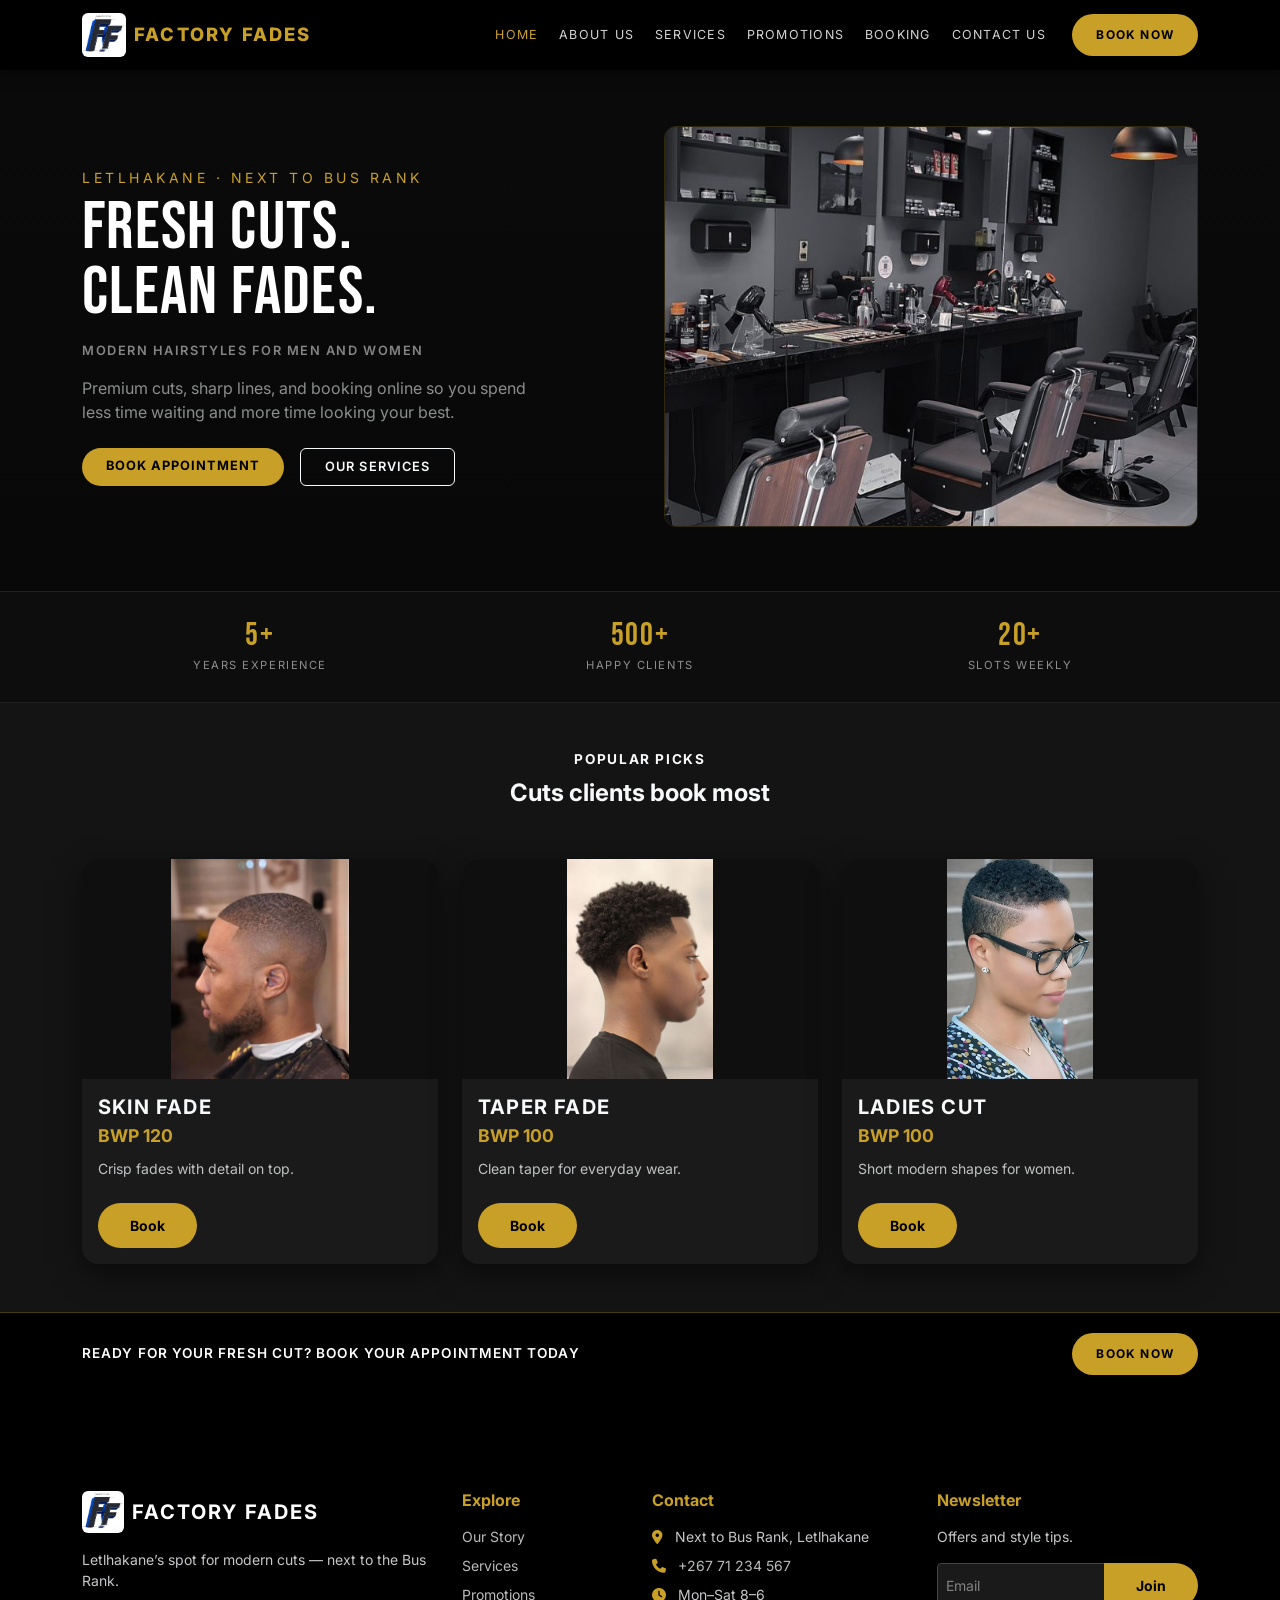
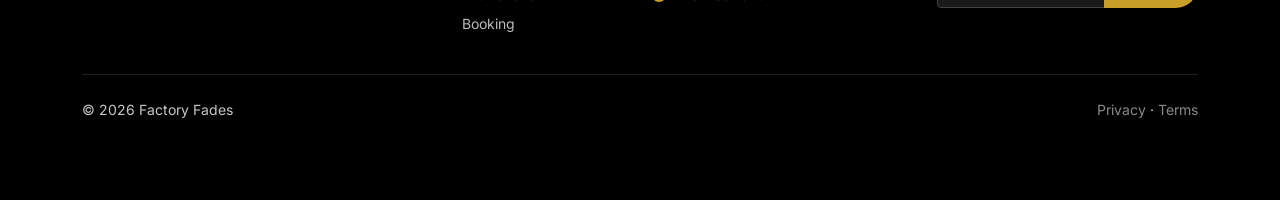
<file: index.html>
<!DOCTYPE html>
<html lang="en">
<head>
    <meta charset="UTF-8">
    <meta name="viewport" content="width=device-width, initial-scale=1.0">
    <title>Factory Fades | Letlhakane #1 Barbershop</title>
    <link rel="preconnect" href="https://fonts.googleapis.com">
    <link rel="preconnect" href="https://fonts.gstatic.com" crossorigin>
    <link href="https://fonts.googleapis.com/css2?family=Bebas+Neue&family=Inter:wght@400;500;600;700&display=swap" rel="stylesheet">
    <link href="https://cdn.jsdelivr.net/npm/bootstrap@5.3.3/dist/css/bootstrap.min.css" rel="stylesheet">
    <link rel="stylesheet" href="https://cdnjs.cloudflare.com/ajax/libs/font-awesome/6.5.1/css/all.min.css">
    <link rel="stylesheet" href="style.css">
    <link rel="icon" href="images/FACTORY%20FADES%20LOGO.png" type="image/png">
</head>
<body>
    <nav class="navbar navbar-expand-lg navbar-dark sticky-top nav-uppercase">
        <div class="container">
            <a class="navbar-brand d-flex align-items-center" href="index.html">
                <img src="images/FACTORY%20FADES%20LOGO.png" alt="Factory Fades Logo" width="44" height="44" class="rounded-2">
                <span class="ms-2 d-none d-sm-inline">FACTORY FADES</span>
            </a>
            <button class="navbar-toggler" type="button" data-bs-toggle="collapse" data-bs-target="#navbarNav" aria-controls="navbarNav" aria-expanded="false" aria-label="Toggle navigation">
                <span class="navbar-toggler-icon"></span>
            </button>
            <div class="collapse navbar-collapse" id="navbarNav">
                <ul class="navbar-nav ms-auto">
                    <li class="nav-item"><a class="nav-link active" href="index.html">Home</a></li>
                    <li class="nav-item"><a class="nav-link" href="about.html">About Us</a></li>
                    <li class="nav-item"><a class="nav-link" href="services.html">Services</a></li>
                    <li class="nav-item"><a class="nav-link" href="promotions.html">Promotions</a></li>
                    <li class="nav-item"><a class="nav-link" href="booking.html">Booking</a></li>
                    <li class="nav-item"><a class="nav-link" href="contact.html">Contact Us</a></li>
                </ul>
                <div class="ms-lg-3 mt-3 mt-lg-0">
                    <a href="booking.html" class="btn btn-gold btn-sm px-4 text-uppercase fw-bold" style="letter-spacing: 0.1em; font-size: 0.75rem;">Book Now</a>
                </div>
            </div>
        </div>
    </nav>

    <header class="hero-split">
        <div class="container">
            <div class="row align-items-center g-4 g-lg-5">
                <div class="col-lg-6">
                    <p class="small text-uppercase text-gold mb-2" style="letter-spacing: 0.25em;">Letlhakane · Next to Bus Rank</p>
                    <h1 class="hero-display text-white mb-3">Fresh cuts.<br>Clean fades.</h1>
                    <p class="text-uppercase text-white-50 fw-semibold mb-3" style="letter-spacing: 0.12em; font-size: 0.8rem;">Modern hairstyles for men and women</p>
                    <p class="text-muted mb-4" style="max-width: 28rem;">Premium cuts, sharp lines, and booking online so you spend less time waiting and more time looking your best.</p>
                    <div class="d-flex flex-wrap gap-3">
                        <a href="booking.html" class="btn btn-gold px-4 py-2 fw-bold text-uppercase" style="letter-spacing: 0.08em; font-size: 0.8rem;">Book appointment</a>
                        <a href="services.html" class="btn btn-outline-light px-4 py-2 fw-semibold text-uppercase" style="letter-spacing: 0.08em; font-size: 0.8rem;">Our services</a>
                    </div>
                </div>
                <div class="col-lg-6">
                    <div class="hero-visual mx-lg-0 mx-auto">
                        <img src="images/Jaques barbershop.jpg" alt="Factory Fades team and clients in the shop" loading="eager">
                    </div>
                </div>
            </div>
        </div>
    </header>

    <section class="stats-strip">
        <div class="container">
            <div class="row justify-content-center">
                <div class="col-4 col-md-4">
                    <div class="stat-item">
                        <div class="num">5+</div>
                        <div class="lbl">Years experience</div>
                    </div>
                </div>
                <div class="col-4 col-md-4">
                    <div class="stat-item">
                        <div class="num">500+</div>
                        <div class="lbl">Happy clients</div>
                    </div>
                </div>
                <div class="col-4 col-md-4">
                    <div class="stat-item">
                        <div class="num">20+</div>
                        <div class="lbl">Slots weekly</div>
                    </div>
                </div>
            </div>
        </div>
    </section>

    <section class="py-5 bg-light">
        <div class="container">
            <div class="text-center mb-5">
                <h2 class="fw-bold text-uppercase" style="letter-spacing: 0.12em; font-size: 0.85rem; color: var(--gold);">Popular picks</h2>
                <p class="fs-4 fw-bold mb-0 mt-2">Cuts clients book most</p>
            </div>
            <div class="row g-4">
                <div class="col-md-4">
                    <div class="service-card card h-100">
                        <img src="images/skin-fade.jpg.jpg" class="card-img-top" alt="Skin fade">
                        <div class="card-body d-flex flex-column">
                            <h5 class="text-uppercase mb-1" style="letter-spacing: 0.06em;">Skin fade</h5>
                            <span class="price mb-2">BWP 120</span>
                            <p class="text-muted small flex-grow-1">Crisp fades with detail on top.</p>
                            <a href="booking.html?service=high-fade" class="btn btn-sm btn-gold mt-2 align-self-start">Book</a>
                        </div>
                    </div>
                </div>
                <div class="col-md-4">
                    <div class="service-card card h-100">
                        <img src="images/taper.jpg.jpg" class="card-img-top" alt="Taper fade">
                        <div class="card-body d-flex flex-column">
                            <h5 class="text-uppercase mb-1" style="letter-spacing: 0.06em;">Taper fade</h5>
                            <span class="price mb-2">BWP 100</span>
                            <p class="text-muted small flex-grow-1">Clean taper for everyday wear.</p>
                            <a href="booking.html?service=textured-crop" class="btn btn-sm btn-gold mt-2 align-self-start">Book</a>
                        </div>
                    </div>
                </div>
                <div class="col-md-4">
                    <div class="service-card card h-100">
                        <img src="images/ladies.jpg.jpg" class="card-img-top" alt="Ladies cut">
                        <div class="card-body d-flex flex-column">
                            <h5 class="text-uppercase mb-1" style="letter-spacing: 0.06em;">Ladies cut</h5>
                            <span class="price mb-2">BWP 100</span>
                            <p class="text-muted small flex-grow-1">Short modern shapes for women.</p>
                            <a href="booking.html?service=short-bob" class="btn btn-sm btn-gold mt-2 align-self-start">Book</a>
                        </div>
                    </div>
                </div>
            </div>
        </div>
    </section>

    <div class="cta-strip">
        <div class="container cta-inner">
            <p class="text-white">Ready for your fresh cut? Book your appointment today</p>
            <a href="booking.html" class="btn btn-gold btn-sm px-4 text-uppercase fw-bold" style="letter-spacing: 0.1em; font-size: 0.75rem;">Book Now</a>
        </div>
    </div>

    <footer>
        <div class="container py-5">
            <div class="row g-4">
                <div class="col-lg-4">
                    <div class="d-flex align-items-center mb-3">
                        <img src="images/FACTORY%20FADES%20LOGO.png" alt="Logo" width="42" height="42" class="rounded-2 me-2">
                        <span class="fw-bold text-white fs-5" style="letter-spacing: 0.1em;">FACTORY FADES</span>
                    </div>
                    <p class="small">Letlhakane’s spot for modern cuts — next to the Bus Rank.</p>
                </div>
                <div class="col-lg-2 col-md-4">
                    <h5>Explore</h5>
                    <ul class="list-unstyled small">
                        <li class="mb-2"><a href="about.html">Our Story</a></li>
                        <li class="mb-2"><a href="services.html">Services</a></li>
                        <li class="mb-2"><a href="promotions.html">Promotions</a></li>
                        <li class="mb-2"><a href="booking.html">Booking</a></li>
                    </ul>
                </div>
                <div class="col-lg-3 col-md-4">
                    <h5>Contact</h5>
                    <ul class="list-unstyled small">
                        <li class="mb-2"><i class="fas fa-map-marker-alt me-2 text-gold"></i> Next to Bus Rank, Letlhakane</li>
                        <li class="mb-2"><i class="fas fa-phone me-2 text-gold"></i> <a href="tel:+26771234567">+267 71 234 567</a></li>
                        <li><i class="fas fa-clock me-2 text-gold"></i> Mon–Sat 8–6</li>
                    </ul>
                </div>
                <div class="col-lg-3 col-md-4">
                    <h5>Newsletter</h5>
                    <p class="small">Offers and style tips.</p>
                    <div class="input-group">
                        <input type="email" class="form-control form-control-sm" placeholder="Email" aria-label="Newsletter email">
                        <button class="btn btn-gold btn-sm" type="button">Join</button>
                    </div>
                </div>
            </div>
            <hr class="my-4 border-secondary">
            <div class="row align-items-center">
                <div class="col-md-6 text-center text-md-start small">&copy; 2026 Factory Fades</div>
                <div class="col-md-6 text-center text-md-end small mt-2 mt-md-0">
                    <a href="#" class="text-decoration-none text-muted">Privacy</a> · <a href="#" class="text-decoration-none text-muted">Terms</a>
                </div>
            </div>
        </div>
    </footer>

    <button type="button" id="scrollTopBtn" class="scroll-top-btn" title="Back to top" aria-label="Back to top"><i class="fas fa-arrow-up" aria-hidden="true"></i></button>

    <script src="https://cdn.jsdelivr.net/npm/bootstrap@5.3.3/dist/js/bootstrap.bundle.min.js"></script>
    <script src="script.js"></script>
</body>
</html>
</file>
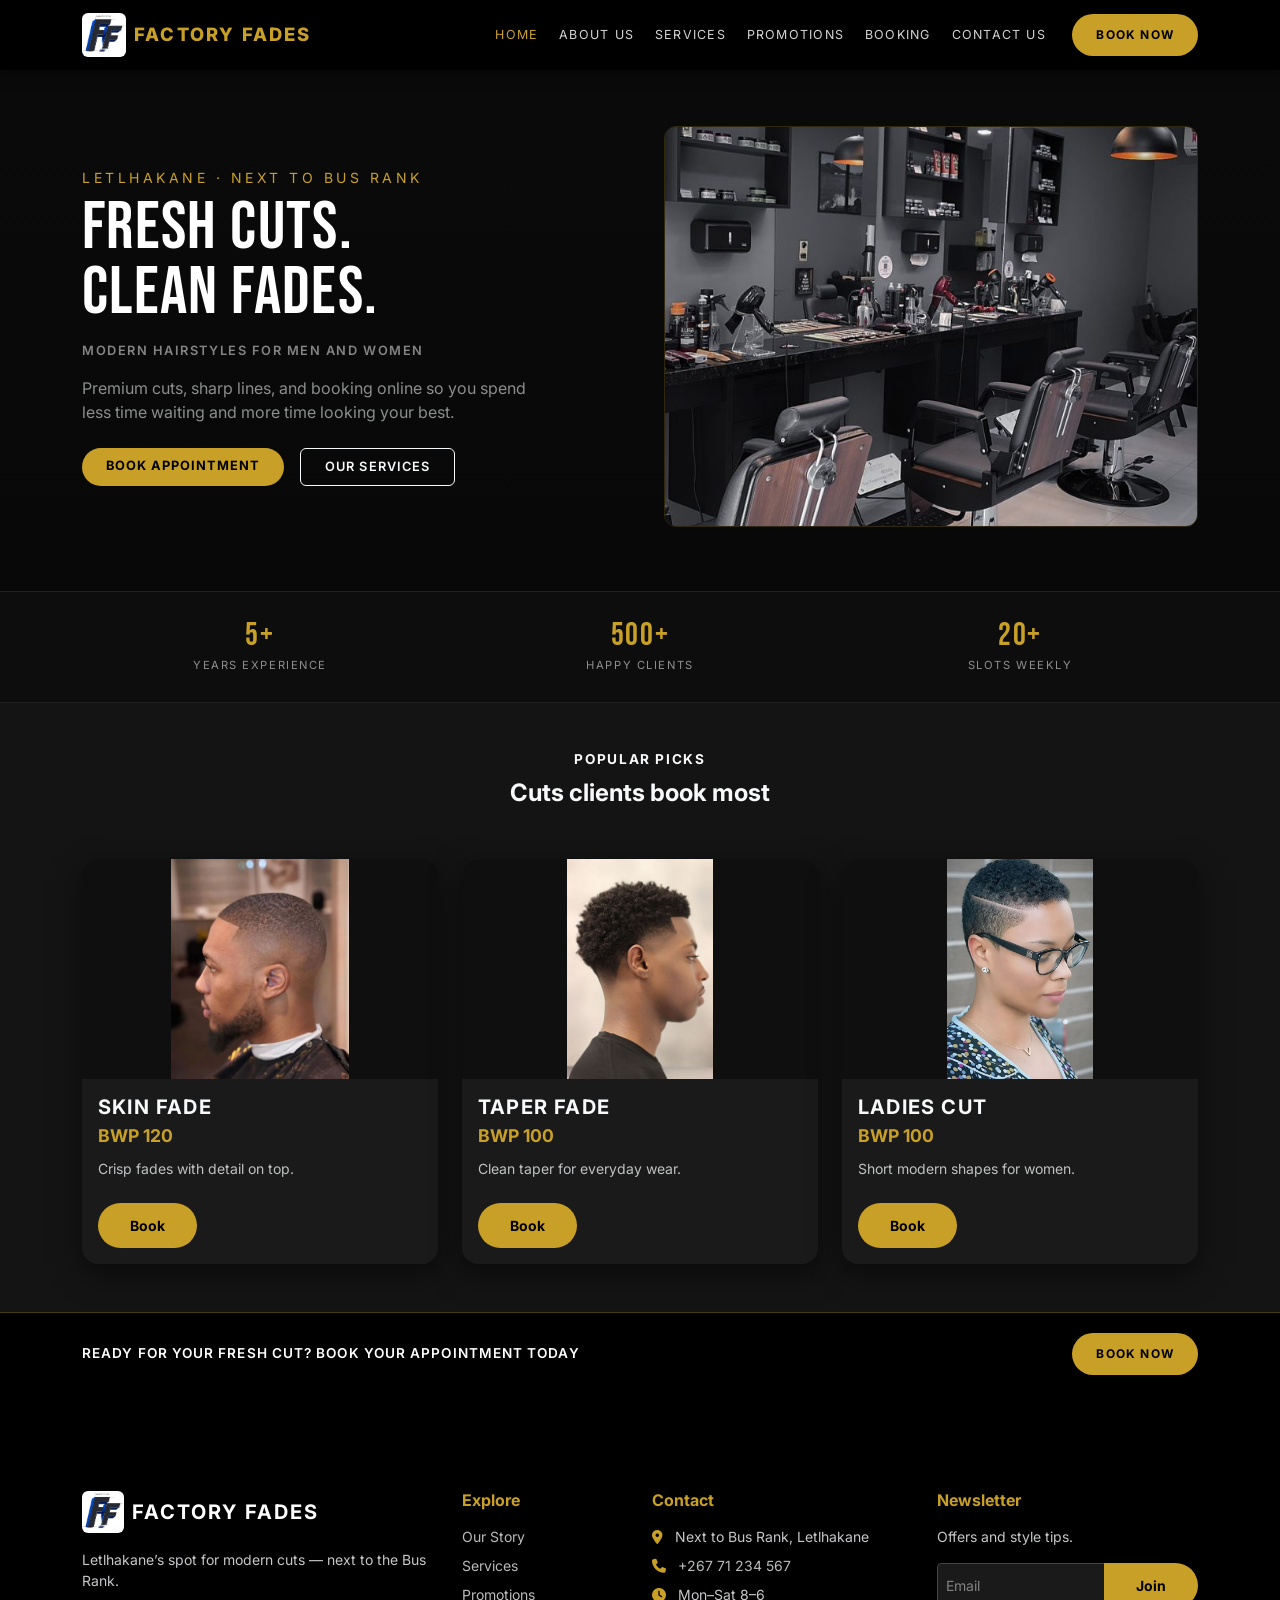
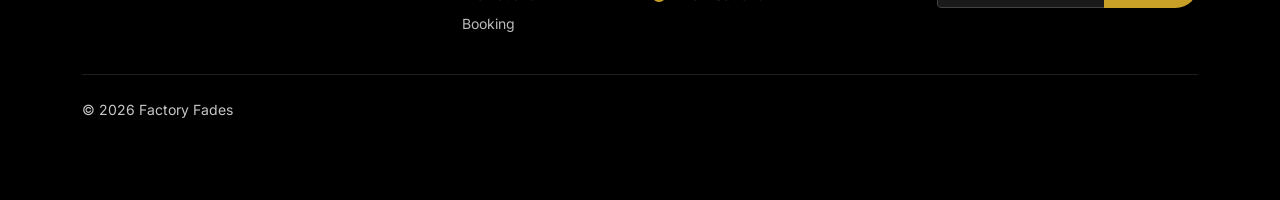
<file: Factory Fades/index.html>
<!DOCTYPE html>
<html lang="en">
<head>
    <meta charset="UTF-8">
    <meta name="viewport" content="width=device-width, initial-scale=1.0">
    <title>Factory Fades | Letlhakane #1 Barbershop</title>
    <link rel="preconnect" href="https://fonts.googleapis.com">
    <link rel="preconnect" href="https://fonts.gstatic.com" crossorigin>
    <link href="https://fonts.googleapis.com/css2?family=Bebas+Neue&family=Inter:wght@400;500;600;700&display=swap" rel="stylesheet">
    <link href="https://cdn.jsdelivr.net/npm/bootstrap@5.3.3/dist/css/bootstrap.min.css" rel="stylesheet">
    <link rel="stylesheet" href="https://cdnjs.cloudflare.com/ajax/libs/font-awesome/6.5.1/css/all.min.css">
    <link rel="stylesheet" href="style.css">
    <link rel="icon" href="images/FACTORY%20FADES%20LOGO.png" type="image/png">
</head>
<body>
    <nav class="navbar navbar-expand-lg navbar-dark sticky-top nav-uppercase">
        <div class="container">
            <a class="navbar-brand d-flex align-items-center" href="index.html">
                <img src="images/FACTORY%20FADES%20LOGO.png" alt="Factory Fades Logo" width="44" height="44" class="rounded-2">
                <span class="ms-2 d-none d-sm-inline">FACTORY FADES</span>
            </a>
            <button class="navbar-toggler" type="button" data-bs-toggle="collapse" data-bs-target="#navbarNav" aria-controls="navbarNav" aria-expanded="false" aria-label="Toggle navigation">
                <span class="navbar-toggler-icon"></span>
            </button>
            <div class="collapse navbar-collapse" id="navbarNav">
                <ul class="navbar-nav ms-auto">
                    <li class="nav-item"><a class="nav-link active" href="index.html">Home</a></li>
                    <li class="nav-item"><a class="nav-link" href="about.html">About Us</a></li>
                    <li class="nav-item"><a class="nav-link" href="services.html">Services</a></li>
                    <li class="nav-item"><a class="nav-link" href="promotions.html">Promotions</a></li>
                    <li class="nav-item"><a class="nav-link" href="booking.html">Booking</a></li>
                    <li class="nav-item"><a class="nav-link" href="contact.html">Contact Us</a></li>
                </ul>
                <div class="ms-lg-3 mt-3 mt-lg-0">
                    <a href="booking.html" class="btn btn-gold btn-sm px-4 text-uppercase fw-bold" style="letter-spacing: 0.1em; font-size: 0.75rem;">Book Now</a>
                </div>
            </div>
        </div>
    </nav>

    <header class="hero-split">
        <div class="container">
            <div class="row align-items-center g-4 g-lg-5">
                <div class="col-lg-6">
                    <p class="small text-uppercase text-gold mb-2" style="letter-spacing: 0.25em;">Letlhakane · Next to Bus Rank</p>
                    <h1 class="hero-display text-white mb-3">Fresh cuts.<br>Clean fades.</h1>
                    <p class="text-uppercase text-white-50 fw-semibold mb-3" style="letter-spacing: 0.12em; font-size: 0.8rem;">Modern hairstyles for men and women</p>
                    <p class="text-muted mb-4" style="max-width: 28rem;">Premium cuts, sharp lines, and booking online so you spend less time waiting and more time looking your best.</p>
                    <div class="d-flex flex-wrap gap-3">
                        <a href="booking.html" class="btn btn-gold px-4 py-2 fw-bold text-uppercase" style="letter-spacing: 0.08em; font-size: 0.8rem;">Book appointment</a>
                        <a href="services.html" class="btn btn-outline-light px-4 py-2 fw-semibold text-uppercase" style="letter-spacing: 0.08em; font-size: 0.8rem;">Our services</a>
                    </div>
                </div>
                <div class="col-lg-6">
                    <div class="hero-visual mx-lg-0 mx-auto">
                        <img src="images/Jaques barbershop.jpg" alt="Factory Fades team and clients in the shop" width="500" height="400" loading="eager">
                    </div>
                </div>
            </div>
        </div>
    </header>

    <section class="stats-strip">
        <div class="container">
            <div class="row justify-content-center">
                <div class="col-4 col-md-4">
                    <div class="stat-item">
                        <div class="num">5+</div>
                        <div class="lbl">Years experience</div>
                    </div>
                </div>
                <div class="col-4 col-md-4">
                    <div class="stat-item">
                        <div class="num">500+</div>
                        <div class="lbl">Happy clients</div>
                    </div>
                </div>
                <div class="col-4 col-md-4">
                    <div class="stat-item">
                        <div class="num">20+</div>
                        <div class="lbl">Slots weekly</div>
                    </div>
                </div>
            </div>
        </div>
    </section>

    <section class="py-5 bg-light">
        <div class="container">
            <div class="text-center mb-5">
                <h2 class="fw-bold text-uppercase" style="letter-spacing: 0.12em; font-size: 0.85rem; color: var(--gold);">Popular picks</h2>
                <p class="fs-4 fw-bold mb-0 mt-2">Cuts clients book most</p>
            </div>
            <div class="row g-4">
                <div class="col-md-4">
                    <div class="service-card card h-100">
                        <img src="images/skin-fade.jpg.jpg" class="card-img-top" alt="Skin fade" width="280" height="240">
                        <div class="card-body d-flex flex-column">
                            <h5 class="text-uppercase mb-1" style="letter-spacing: 0.06em;">Skin fade</h5>
                            <span class="price mb-2">BWP 120</span>
                            <p class="text-muted small flex-grow-1">Crisp fades with detail on top.</p>
                            <a href="booking.html?service=high-fade" class="btn btn-sm btn-gold mt-2 align-self-start">Book</a>
                        </div>
                    </div>
                </div>
                <div class="col-md-4">
                    <div class="service-card card h-100">
                        <img src="images/taper.jpg.jpg" class="card-img-top" alt="Taper fade" width="280" height="240">
                        <div class="card-body d-flex flex-column">
                            <h5 class="text-uppercase mb-1" style="letter-spacing: 0.06em;">Taper fade</h5>
                            <span class="price mb-2">BWP 100</span>
                            <p class="text-muted small flex-grow-1">Clean taper for everyday wear.</p>
                            <a href="booking.html?service=textured-crop" class="btn btn-sm btn-gold mt-2 align-self-start">Book</a>
                        </div>
                    </div>
                </div>
                <div class="col-md-4">
                    <div class="service-card card h-100">
                        <img src="images/ladies.jpg.jpg" class="card-img-top" alt="Ladies cut" width="280" height="240">
                        <div class="card-body d-flex flex-column">
                            <h5 class="text-uppercase mb-1" style="letter-spacing: 0.06em;">Ladies cut</h5>
                            <span class="price mb-2">BWP 100</span>
                            <p class="text-muted small flex-grow-1">Short modern shapes for women.</p>
                            <a href="booking.html?service=short-bob" class="btn btn-sm btn-gold mt-2 align-self-start">Book</a>
                        </div>
                    </div>
                </div>
            </div>
        </div>
    </section>

    <div class="cta-strip">
        <div class="container cta-inner">
            <p class="text-white">Ready for your fresh cut? Book your appointment today</p>
            <a href="booking.html" class="btn btn-gold btn-sm px-4 text-uppercase fw-bold" style="letter-spacing: 0.1em; font-size: 0.75rem;">Book Now</a>
        </div>
    </div>

    <footer>
        <div class="container py-5">
            <div class="row g-4">
                <div class="col-lg-4">
                    <div class="d-flex align-items-center mb-3">
                        <img src="images/FACTORY%20FADES%20LOGO.png" alt="Logo" width="42" height="42" class="rounded-2 me-2">
                        <span class="fw-bold text-white fs-5" style="letter-spacing: 0.1em;">FACTORY FADES</span>
                    </div>
                    <p class="small">Letlhakane’s spot for modern cuts — next to the Bus Rank.</p>
                </div>
                <div class="col-lg-2 col-md-4">
                    <h5>Explore</h5>
                    <ul class="list-unstyled small">
                        <li class="mb-2"><a href="about.html">Our Story</a></li>
                        <li class="mb-2"><a href="services.html">Services</a></li>
                        <li class="mb-2"><a href="promotions.html">Promotions</a></li>
                        <li class="mb-2"><a href="booking.html">Booking</a></li>
                    </ul>
                </div>
                <div class="col-lg-3 col-md-4">
                    <h5>Contact</h5>
                    <ul class="list-unstyled small">
                        <li class="mb-2"><i class="fas fa-map-marker-alt me-2 text-gold"></i> Next to Bus Rank, Letlhakane</li>
                        <li class="mb-2"><i class="fas fa-phone me-2 text-gold"></i> <a href="tel:+26771234567">+267 71 234 567</a></li>
                        <li><i class="fas fa-clock me-2 text-gold"></i> Mon–Sat 8–6</li>
                    </ul>
                </div>
                <div class="col-lg-3 col-md-4">
                    <h5>Newsletter</h5>
                    <p class="small">Offers and style tips.</p>
                    <div class="input-group">
                        <input type="email" class="form-control form-control-sm" placeholder="Email" aria-label="Newsletter email">
                        <button class="btn btn-gold btn-sm" type="button">Join</button>
                    </div>
                </div>
            </div>
            <hr class="my-4 border-secondary">
            <div class="row align-items-center">
                <div class="col-md-6 text-center text-md-start small">&copy; 2026 Factory Fades</div>
                <div class="col-md-6 text-center text-md-end small mt-2 mt-md-0">
                </div>
            </div>
        </div>
    </footer>

    <button type="button" id="scrollTopBtn" class="scroll-top-btn" title="Back to top" aria-label="Back to top"><i class="fas fa-arrow-up" aria-hidden="true"></i></button>

    <script src="https://cdn.jsdelivr.net/npm/bootstrap@5.3.3/dist/js/bootstrap.bundle.min.js"></script>
    <script src="script.js"></script>
</body>
</html>
</file>
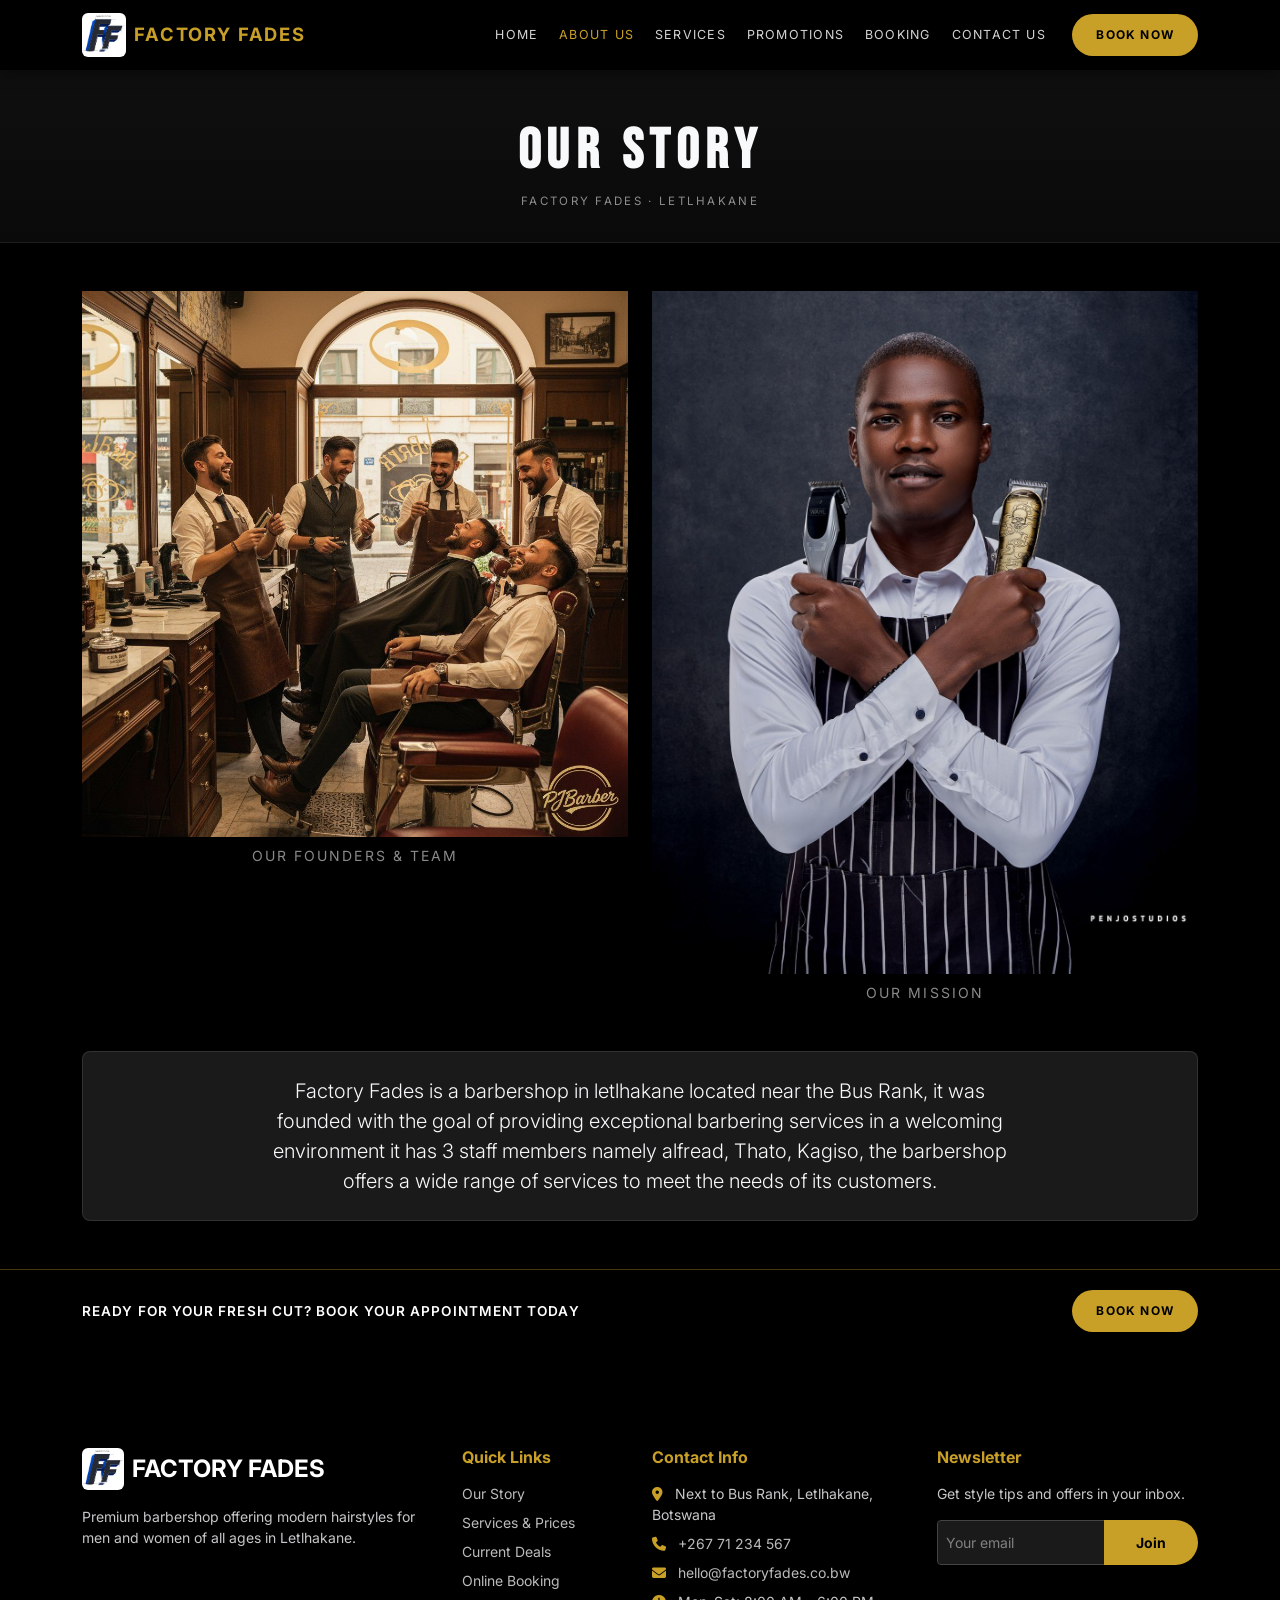
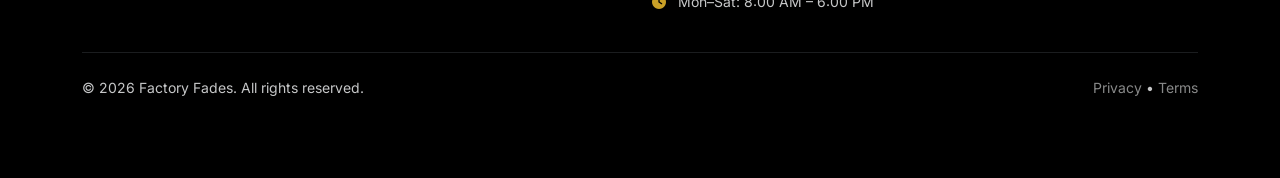
<file: about.html>
<!DOCTYPE html>
<html lang="en">
<head>
    <meta charset="UTF-8">
    <meta name="viewport" content="width=device-width, initial-scale=1.0">
    <title>About Us | Factory Fades Barbershop</title>
    <link rel="preconnect" href="https://fonts.googleapis.com">
    <link rel="preconnect" href="https://fonts.gstatic.com" crossorigin>
    <link href="https://fonts.googleapis.com/css2?family=Bebas+Neue&family=Inter:wght@400;500;600;700&display=swap" rel="stylesheet">
    <link href="https://cdn.jsdelivr.net/npm/bootstrap@5.3.3/dist/css/bootstrap.min.css" rel="stylesheet">
    <link rel="stylesheet" href="https://cdnjs.cloudflare.com/ajax/libs/font-awesome/6.5.1/css/all.min.css">
    <link rel="stylesheet" href="style.css">
    <link rel="icon" href="images/FACTORY%20FADES%20LOGO.png" type="image/png">
</head>
<body>
    <nav class="navbar navbar-expand-lg navbar-dark sticky-top nav-uppercase">
        <div class="container">
            <a class="navbar-brand d-flex align-items-center" href="index.html">
                <img src="images/FACTORY%20FADES%20LOGO.png" alt="Factory Fades Logo" width="44" height="44" class="rounded-2">
                <span class="ms-2 d-none d-sm-inline fw-bold" style="letter-spacing: 0.1em;">FACTORY FADES</span>
            </a>
            <button class="navbar-toggler" type="button" data-bs-toggle="collapse" data-bs-target="#navbarNav" aria-controls="navbarNav" aria-expanded="false" aria-label="Toggle navigation">
                <span class="navbar-toggler-icon"></span>
            </button>
            <div class="collapse navbar-collapse" id="navbarNav">
                <ul class="navbar-nav ms-auto">
                    <li class="nav-item"><a class="nav-link" href="index.html">Home</a></li>
                    <li class="nav-item"><a class="nav-link active" href="about.html">About Us</a></li>
                    <li class="nav-item"><a class="nav-link" href="services.html">Services</a></li>
                    <li class="nav-item"><a class="nav-link" href="promotions.html">Promotions</a></li>
                    <li class="nav-item"><a class="nav-link" href="booking.html">Booking</a></li>
                    <li class="nav-item"><a class="nav-link" href="contact.html">Contact Us</a></li>
                </ul>
                <div class="ms-lg-3 mt-3 mt-lg-0">
                    <a href="booking.html" class="btn btn-gold btn-sm px-4 text-uppercase fw-bold" style="letter-spacing: 0.1em; font-size: 0.75rem;">Book Now</a>
                </div>
            </div>
        </div>
    </nav>

    <div class="page-intro text-center text-white">
        <div class="container">
            <h1 class="mb-2" style="font-family: 'Bebas Neue', sans-serif; letter-spacing: 0.12em;">OUR STORY</h1>
            <p class="text-muted text-uppercase mb-0" style="letter-spacing: 0.2em; font-size: 0.72rem;">Factory Fades · Letlhakane</p>
        </div>
    </div>

    <section class="py-5">
        <div class="container">
            <div class="row g-4">
                <div class="col-md-6">
                    <div class="hero-visual">
                        <img src="images/TEAM.jpg" alt="Our founders and team" class="w-100" loading="lazy">
                    </div>
                    <p class="small text-uppercase text-center text-muted mt-2 mb-0" style="letter-spacing: 0.15em;">Our founders &amp; team</p>
                </div>
                <div class="col-md-6">
                    <div class="hero-visual">
                        <img src="images/mission.jpg" alt="Our mission — quality cuts" class="w-100" loading="lazy">
                    </div>
                    <p class="small text-uppercase text-center text-muted mt-2 mb-0" style="letter-spacing: 0.15em;">Our mission</p>
                </div>
            </div>
            <div class="mt-5 p-4 rounded-3 service-card border border-secondary border-opacity-25">
                <p class="mb-0 text-center lead" style="max-width: 48rem; margin-left: auto; margin-right: auto;">Factory Fades is a barbershop in letlhakane located near the Bus Rank, it was founded with the goal of providing exceptional barbering services in a welcoming environment it has 3 staff members namely alfread, Thato, Kagiso, the barbershop offers a wide range of services to meet the needs of its customers.</p>
            </div>
        </div>
    </section>

    <div class="cta-strip">
        <div class="container cta-inner">
            <p class="text-white">Ready for your fresh cut? Book your appointment today</p>
            <a href="booking.html" class="btn btn-gold btn-sm px-4 text-uppercase fw-bold" style="letter-spacing: 0.1em; font-size: 0.75rem;">Book Now</a>
        </div>
    </div>

    <footer>
        <div class="container py-5">
            <div class="row g-4">
                <div class="col-lg-4">
                    <div class="d-flex align-items-center mb-3">
                        <img src="images/FACTORY%20FADES%20LOGO.png" alt="Logo" width="42" height="42" class="rounded-2 me-2">
                        <span class="fw-bold text-white fs-4">FACTORY FADES</span>
                    </div>
                    <p class="small">Premium barbershop offering modern hairstyles for men and women of all ages in Letlhakane.</p>
                </div>
                <div class="col-lg-2 col-md-4">
                    <h5>Quick Links</h5>
                    <ul class="list-unstyled small">
                        <li class="mb-2"><a href="about.html">Our Story</a></li>
                        <li class="mb-2"><a href="services.html">Services &amp; Prices</a></li>
                        <li class="mb-2"><a href="promotions.html">Current Deals</a></li>
                        <li class="mb-2"><a href="booking.html">Online Booking</a></li>
                    </ul>
                </div>
                <div class="col-lg-3 col-md-4">
                    <h5>Contact Info</h5>
                    <ul class="list-unstyled small">
                        <li class="mb-2"><i class="fas fa-map-marker-alt me-2 text-gold"></i> Next to Bus Rank, Letlhakane, Botswana</li>
                        <li class="mb-2"><i class="fas fa-phone me-2 text-gold"></i> <a href="tel:+26771234567">+267 71 234 567</a></li>
                        <li class="mb-2"><i class="fas fa-envelope me-2 text-gold"></i> <a href="mailto:hello@factoryfades.co.bw">hello@factoryfades.co.bw</a></li>
                        <li><i class="fas fa-clock me-2 text-gold"></i> Mon–Sat: 8:00 AM – 6:00 PM</li>
                    </ul>
                </div>
                <div class="col-lg-3 col-md-4">
                    <h5>Newsletter</h5>
                    <p class="small">Get style tips and offers in your inbox.</p>
                    <div class="input-group">
                        <input type="email" class="form-control form-control-sm" placeholder="Your email" aria-label="Newsletter email">
                        <button class="btn btn-gold btn-sm" type="button">Join</button>
                    </div>
                </div>
            </div>
            <hr class="my-4 border-secondary">
            <div class="row align-items-center">
                <div class="col-md-6 text-center text-md-start small">&copy; 2026 Factory Fades. All rights reserved.</div>
                <div class="col-md-6 text-center text-md-end small mt-2 mt-md-0">
                    <a href="#" class="text-decoration-none text-muted">Privacy</a> • <a href="#" class="text-decoration-none text-muted">Terms</a>
                </div>
            </div>
        </div>
    </footer>

    <button type="button" id="scrollTopBtn" class="scroll-top-btn" title="Back to top" aria-label="Back to top"><i class="fas fa-arrow-up" aria-hidden="true"></i></button>

    <script src="https://cdn.jsdelivr.net/npm/bootstrap@5.3.3/dist/js/bootstrap.bundle.min.js"></script>
    <script src="script.js"></script>
</body>
</html>
</file>
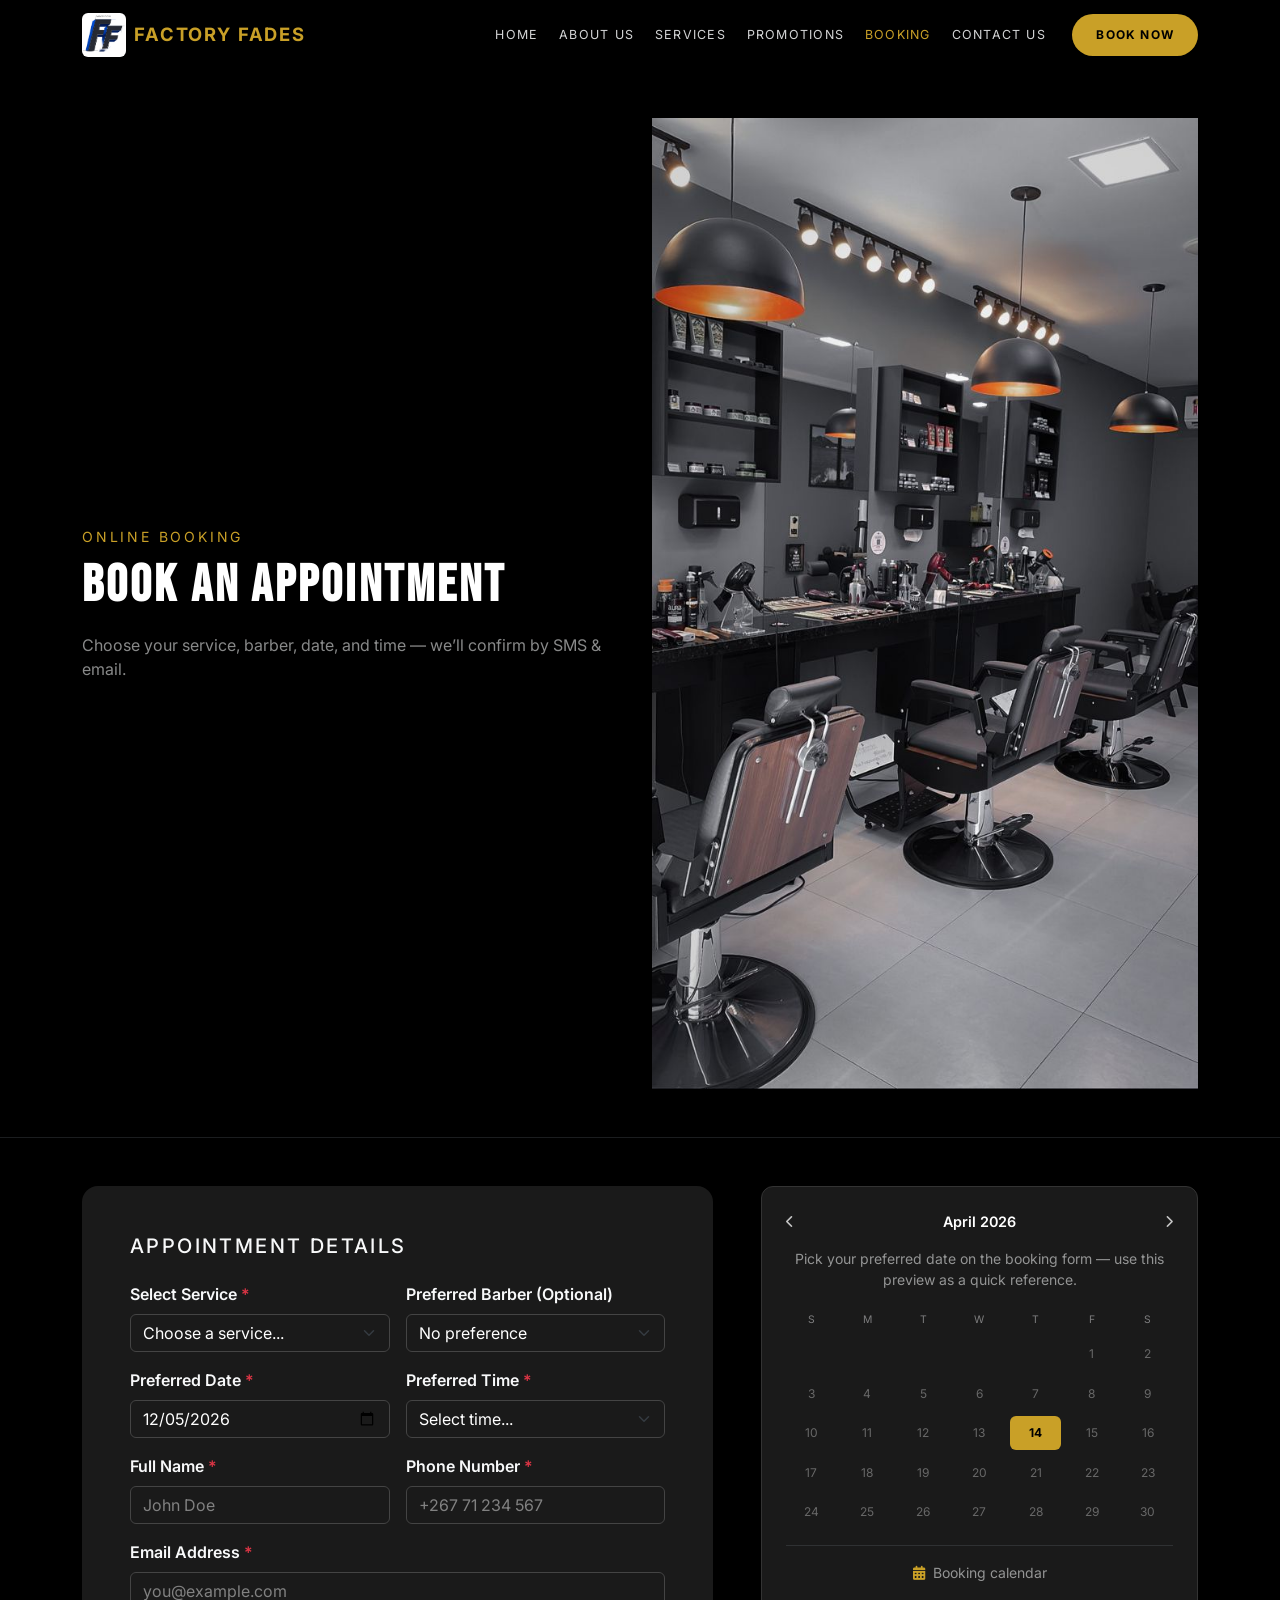
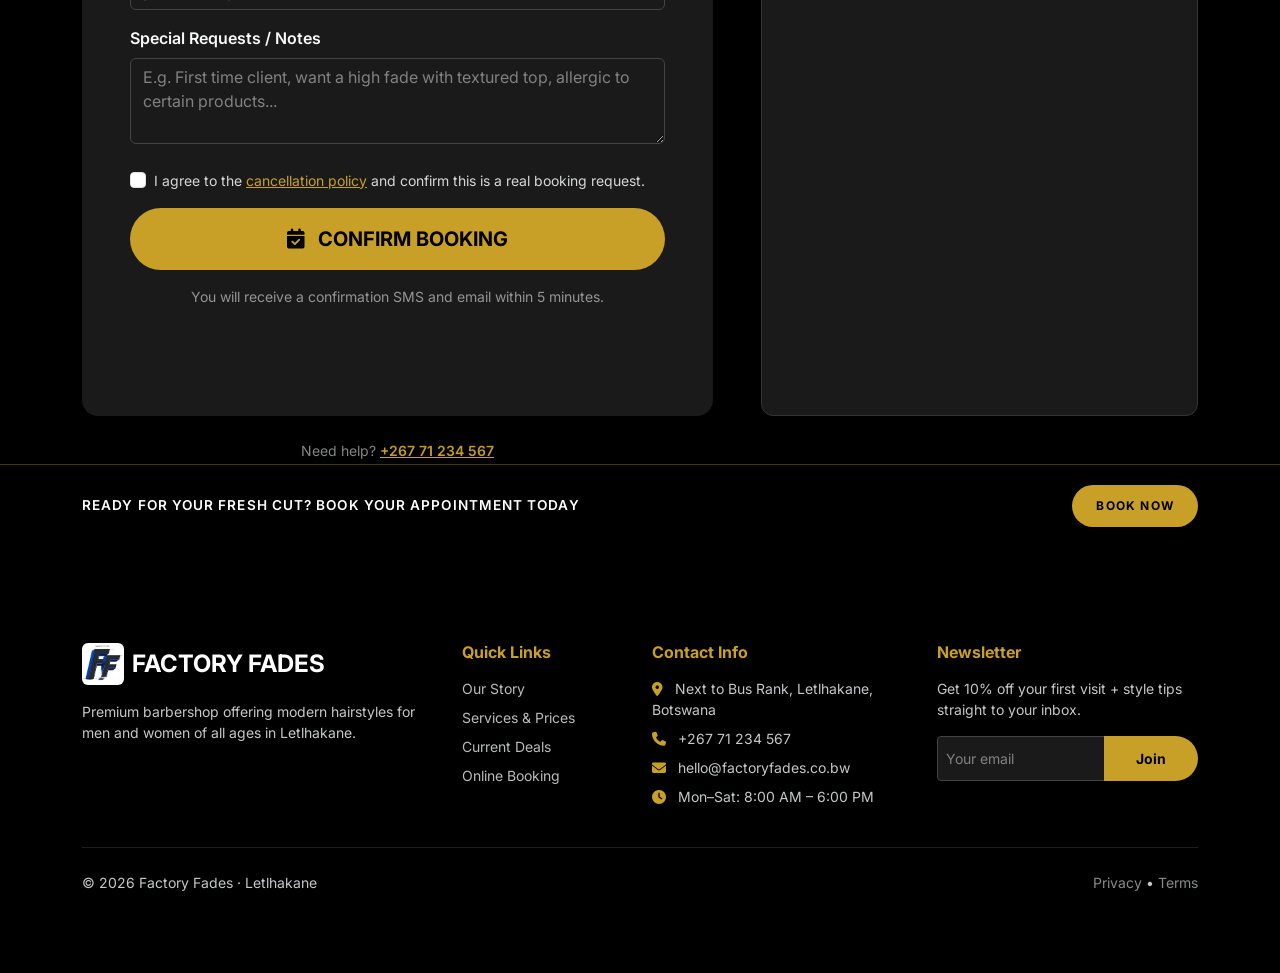
<file: booking.html>
<!DOCTYPE html>
<html lang="en">
<head>
    <meta charset="UTF-8">
    <meta name="viewport" content="width=device-width, initial-scale=1.0">
    <title>Book Your Appointment | Factory Fades</title>
    <link rel="preconnect" href="https://fonts.googleapis.com">
    <link rel="preconnect" href="https://fonts.gstatic.com" crossorigin>
    <link href="https://fonts.googleapis.com/css2?family=Bebas+Neue&family=Inter:wght@400;500;600;700&display=swap" rel="stylesheet">
    <link href="https://cdn.jsdelivr.net/npm/bootstrap@5.3.3/dist/css/bootstrap.min.css" rel="stylesheet">
    <link rel="stylesheet" href="https://cdnjs.cloudflare.com/ajax/libs/font-awesome/6.5.1/css/all.min.css">
    <link rel="stylesheet" href="style.css">
    <link rel="icon" href="images/FACTORY%20FADES%20LOGO.png" type="image/png">
</head>
<body>
    <nav class="navbar navbar-expand-lg navbar-dark sticky-top nav-uppercase">
        <div class="container">
            <a class="navbar-brand d-flex align-items-center" href="index.html">
                <img src="images/FACTORY%20FADES%20LOGO.png" alt="Factory Fades Logo" width="44" height="44" class="rounded-2">
                <span class="ms-2 d-none d-sm-inline fw-bold" style="letter-spacing: 0.1em;">FACTORY FADES</span>
            </a>
            <button class="navbar-toggler" type="button" data-bs-toggle="collapse" data-bs-target="#navbarNav">
                <span class="navbar-toggler-icon"></span>
            </button>
            <div class="collapse navbar-collapse" id="navbarNav">
                <ul class="navbar-nav ms-auto">
                    <li class="nav-item"><a class="nav-link" href="index.html">Home</a></li>
                    <li class="nav-item"><a class="nav-link" href="about.html">About Us</a></li>
                    <li class="nav-item"><a class="nav-link" href="services.html">Services</a></li>
                    <li class="nav-item"><a class="nav-link" href="promotions.html">Promotions</a></li>
                    <li class="nav-item"><a class="nav-link active" href="booking.html">Booking</a></li>
                    <li class="nav-item"><a class="nav-link" href="contact.html">Contact Us</a></li>
                </ul>
                <div class="ms-lg-3 mt-3 mt-lg-0">
                    <a href="booking.html" class="btn btn-gold btn-sm px-4 text-uppercase fw-bold" style="letter-spacing: 0.1em; font-size: 0.75rem;">Book Now</a>
                </div>
            </div>
        </div>
    </nav>

    <section class="py-4 py-lg-5 border-bottom border-secondary border-opacity-25">
        <div class="container">
            <div class="row align-items-center g-4">
                <div class="col-lg-6">
                    <p class="small text-gold text-uppercase mb-2" style="letter-spacing: 0.2em;">Online booking</p>
                    <h1 class="text-white mb-3" style="font-family: 'Bebas Neue', sans-serif; font-size: clamp(2.5rem, 6vw, 3.25rem); letter-spacing: 0.06em;">Book an appointment</h1>
                    <p class="text-muted mb-0">Choose your service, barber, date, and time — we’ll confirm by SMS &amp; email.</p>
                </div>
                <div class="col-lg-6">
                    <div class="hero-visual mb-0">
                        <img src="images/Jaques barbershop.jpg" alt="Lead barber Alfred" class="w-100" loading="lazy">
                    </div>
                </div>
            </div>
        </div>
    </section>

    <div class="container py-5">
        <div class="row g-4 g-lg-5">
            <div class="col-lg-7">
                <div class="card border-0 service-card h-100">
                    <div class="card-body p-4 p-md-5">
                        <h2 class="h5 text-uppercase mb-4" style="letter-spacing: 0.12em;">Appointment details</h2>
                        <form id="bookingForm">
                            <div class="row g-3">
                                <!-- Service Selection -->
                                <div class="col-md-6">
                                    <label class="form-label fw-semibold">Select Service <span class="text-danger">*</span></label>
                                    <select class="form-select" id="service" name="service" required>
                                        <option value="">Choose a service...</option>
                                        <optgroup label="Men's Services">
                                            <option value="high-fade">Skin Fade - BWP 100</option>
                                            <option value="textured-crop">Taper Fade - BWP 100</option>
                                            <option value="pompadour">Low Fade Pompadour - BWP 95</option>
                                            <option value="buzz-cut">Buzz Cut + Design - BWP 70</option>
                                            <option value="beard-trim">Beard Trim &amp; Shape - BWP 55</option>
                                            <option value="kids-cut">Kids Cut (Under 12) - BWP 60</option>
                                        </optgroup>
                                        <optgroup label="Women's Services">
                                            <option value="pixie-cut">Chic Pixie Cut - BWP 120</option>
                                            <option value="short-bob">Ladies cut - BWP 100</option>
                                            <option value="undercut">Undercut with Design - BWP 150</option>
                                            <option value="asymmetrical">Asymmetrical Crop - BWP 120</option>
                                        </optgroup>
                                        
                                    </select>
                                </div>

                                <!-- Preferred Barber -->
                                <div class="col-md-6">
                                    <label class="form-label fw-semibold">Preferred Barber (Optional)</label>
                                    <select class="form-select" id="barber" name="barber">
                                        <option value="">No preference</option>
                                        <option value="percy">Alfred </option>
                                        <option value="thato">Thato </option>
                                        <option value="kagiso">Kagiso</option>
                                    </select>
                                </div>

                                <!-- Date -->
                                <div class="col-md-6">
                                    <label class="form-label fw-semibold">Preferred Date <span class="text-danger">*</span></label>
                                    <input type="date" class="form-control" id="date" name="date" required>
                                </div>

                                <!-- Time -->
                                <div class="col-md-6">
                                    <label class="form-label fw-semibold">Preferred Time <span class="text-danger">*</span></label>
                                    <select class="form-select" id="time" name="time" required>
                                        <option value="">Select time...</option>
                                        <option value="08:00">08:00 AM</option>
                                        <option value="08:30">08:30 AM</option>
                                        <option value="09:00">09:00 AM</option>
                                        <option value="09:30">09:30 AM</option>
                                        <option value="10:00">10:00 AM</option>
                                        <option value="10:30">10:30 AM</option>
                                        <option value="11:00">11:00 AM</option>
                                        <option value="11:30">11:30 AM</option>
                                        <option value="12:00">12:00 PM</option>
                                        <option value="12:30">12:30 PM</option>
                                        <option value="13:00">01:00 PM</option>
                                        <option value="13:30">01:30 PM</option>
                                        <option value="14:00">02:00 PM</option>
                                        <option value="14:30">02:30 PM</option>
                                        <option value="15:00">03:00 PM</option>
                                        <option value="15:30">03:30 PM</option>
                                        <option value="16:00">04:00 PM</option>
                                        <option value="16:30">04:30 PM</option>
                                        <option value="17:00">05:00 PM</option>
                                        <option value="17:30">05:30 PM</option>
                                    </select>
                                </div>

                                <!-- Personal Info -->
                                <div class="col-md-6">
                                    <label class="form-label fw-semibold">Full Name <span class="text-danger">*</span></label>
                                    <input type="text" class="form-control" id="name" name="name" placeholder="John Doe" required>
                                </div>
                                <div class="col-md-6">
                                    <label class="form-label fw-semibold">Phone Number <span class="text-danger">*</span></label>
                                    <input type="tel" class="form-control" id="phone" name="phone" placeholder="+267 71 234 567" required>
                                </div>

                                <div class="col-12">
                                    <label class="form-label fw-semibold">Email Address <span class="text-danger">*</span></label>
                                    <input type="email" class="form-control" id="email" name="email" placeholder="you@example.com" required>
                                </div>

                                <div class="col-12">
                                    <label class="form-label fw-semibold">Special Requests / Notes</label>
                                    <textarea class="form-control" id="notes" name="notes" rows="3" placeholder="E.g. First time client, want a high fade with textured top, allergic to certain products..."></textarea>
                                </div>
                            </div>

                            <div class="form-check mt-4 mb-3">
                                <input class="form-check-input" type="checkbox" id="terms" required>
                                <label class="form-check-label small" for="terms">
                                    I agree to the <a href="#" class="text-gold">cancellation policy</a> and confirm this is a real booking request.
                                </label>
                            </div>

                            <button type="submit" class="btn btn-gold btn-lg w-100 py-3 fw-bold">
                                <i class="fas fa-calendar-check me-2"></i> CONFIRM BOOKING
                            </button>
                            
                            <p class="text-center small text-muted mt-3 mb-0">You will receive a confirmation SMS and email within 5 minutes.</p>
                        </form>
                    </div>
                </div>
                <div class="text-center mt-4">
                    <p class="small text-muted">Need help? <a href="tel:+26771234567" class="text-gold fw-semibold">+267 71 234 567</a></p>
                </div>
            </div>

            <div class="col-lg-5">
                <div class="booking-calendar-panel h-100 mb-4">
                    <div class="cal-head text-white">
                        <span class="opacity-75"><i class="fas fa-chevron-left fa-sm"></i></span>
                        <span>April 2026</span>
                        <span class="opacity-75"><i class="fas fa-chevron-right fa-sm"></i></span>
                    </div>
                    <p class="small text-muted text-center mb-3">Pick your preferred date on the booking form — use this preview as a quick reference.</p>
                    <div class="cal-grid mb-1">
                        <span class="cal-dow">S</span>
                        <span class="cal-dow">M</span>
                        <span class="cal-dow">T</span>
                        <span class="cal-dow">W</span>
                        <span class="cal-dow">T</span>
                        <span class="cal-dow">F</span>
                        <span class="cal-dow">S</span>
                    </div>
                    <div class="cal-grid pb-3 border-bottom border-secondary border-opacity-25">
                        <span class="cal-day"></span><span class="cal-day"></span><span class="cal-day"></span><span class="cal-day"></span><span class="cal-day"></span><span class="cal-day">1</span><span class="cal-day">2</span>
                        <span class="cal-day">3</span><span class="cal-day">4</span><span class="cal-day">5</span><span class="cal-day">6</span><span class="cal-day">7</span><span class="cal-day">8</span><span class="cal-day">9</span>
                        <span class="cal-day">10</span><span class="cal-day">11</span><span class="cal-day">12</span><span class="cal-day">13</span><span class="cal-day active">14</span><span class="cal-day">15</span><span class="cal-day">16</span>
                        <span class="cal-day">17</span><span class="cal-day">18</span><span class="cal-day">19</span><span class="cal-day">20</span><span class="cal-day">21</span><span class="cal-day">22</span><span class="cal-day">23</span>
                        <span class="cal-day">24</span><span class="cal-day">25</span><span class="cal-day">26</span><span class="cal-day">27</span><span class="cal-day">28</span><span class="cal-day">29</span><span class="cal-day">30</span>
                    </div>
                    <p class="small text-muted mb-0 mt-3 text-center"><i class="fas fa-calendar-alt text-gold me-1"></i> Booking calendar</p>
                </div>
            </div>
        </div>
    </div>

    <!-- Success Modal -->
    <div class="modal fade" id="successModal" tabindex="-1" aria-hidden="true">
        <div class="modal-dialog modal-dialog-centered">
            <div class="modal-content border-0 shadow-lg">
                <div class="modal-header border-0 bg-gold text-black">
                    <h5 class="modal-title fw-bold"><i class="fas fa-check-circle me-2"></i> Booking Confirmed!</h5>
                    <button type="button" class="btn-close" data-bs-dismiss="modal" aria-label="Close"></button>
                </div>
                <div class="modal-body p-4 text-center">
                    <div class="mb-4">
                        <i class="fas fa-calendar-check fa-4x text-gold"></i>
                    </div>
                    <h4 class="fw-bold mb-3">You're all set, <span id="modalName"></span>!</h4>
                    <p class="mb-1">Your appointment for <strong id="modalService"></strong> has been booked for:</p>
                    <p class="fs-5 fw-semibold text-gold mb-4" id="modalDateTime"></p>
                    
                    <div class="alert alert-light border text-start small">
                        <strong>What happens next?</strong><br>
                        • You will receive a confirmation SMS &amp; email shortly.<br>
                        • Please arrive 5 minutes early.<br>
                        • If you need to reschedule, call us at least 4 hours in advance.
                    </div>
                </div>
                <div class="modal-footer border-0 justify-content-center">
                    <button type="button" class="btn btn-gold px-5" data-bs-dismiss="modal">Done</button>
                    <a href="index.html" class="btn btn-outline-secondary px-4">Back to Home</a>
                </div>
            </div>
        </div>
    </div>

    <div class="cta-strip">
        <div class="container cta-inner">
            <p class="text-white">Ready for your fresh cut? Book your appointment today</p>
            <a href="booking.html" class="btn btn-gold btn-sm px-4 text-uppercase fw-bold" style="letter-spacing: 0.1em; font-size: 0.75rem;">Book Now</a>
        </div>
    </div>

    <footer class="mt-0">
        <div class="container py-5">
            <div class="row g-4">
                <div class="col-lg-4">
                    <div class="d-flex align-items-center mb-3">
                        <img src="images/FACTORY%20FADES%20LOGO.png" alt="Logo" width="42" height="42" class="me-2 rounded-2">
                        <span class="fw-bold text-white fs-4">FACTORY FADES</span>
                    </div>
                    <p class="small">Premium barbershop offering modern hairstyles for men and women of all ages in Letlhakane.</p>
                </div>
                
                <div class="col-lg-2 col-md-4">
                    <h5>Quick Links</h5>
                    <ul class="list-unstyled small">
                        <li class="mb-2"><a href="about.html">Our Story</a></li>
                        <li class="mb-2"><a href="services.html">Services &amp; Prices</a></li>
                        <li class="mb-2"><a href="promotions.html">Current Deals</a></li>
                        <li class="mb-2"><a href="booking.html">Online Booking</a></li>
                    </ul>
                </div>
                
                <div class="col-lg-3 col-md-4">
                    <h5>Contact Info</h5>
                    <ul class="list-unstyled small">
                        <li class="mb-2"><i class="fas fa-map-marker-alt me-2 text-gold"></i> Next to Bus Rank, Letlhakane, Botswana</li>
                        <li class="mb-2"><i class="fas fa-phone me-2 text-gold"></i> +267 71 234 567</li>
                        <li class="mb-2"><i class="fas fa-envelope me-2 text-gold"></i> hello@factoryfades.co.bw</li>
                        <li><i class="fas fa-clock me-2 text-gold"></i> Mon–Sat: 8:00 AM – 6:00 PM</li>
                    </ul>
                </div>
                
                <div class="col-lg-3 col-md-4">
                    <h5>Newsletter</h5>
                    <p class="small">Get 10% off your first visit + style tips straight to your inbox.</p>
                    <div class="input-group">
                        <input type="email" class="form-control form-control-sm" placeholder="Your email">
                        <button class="btn btn-gold btn-sm" type="button">Join</button>
                    </div>
                </div>
            </div>
            
            <hr class="my-4 border-secondary">
            
            <div class="row align-items-center">
                <div class="col-md-6 text-center text-md-start small">
                    &copy; 2026 Factory Fades · Letlhakane
                </div>
                <div class="col-md-6 text-center text-md-end small mt-2 mt-md-0">
                    <a href="#" class="text-decoration-none text-muted">Privacy</a> • 
                    <a href="#" class="text-decoration-none text-muted">Terms</a>
                </div>
            </div>
        </div>
    </footer>

    <button type="button" id="scrollTopBtn" class="scroll-top-btn" title="Back to top" aria-label="Back to top"><i class="fas fa-arrow-up" aria-hidden="true"></i></button>

    <script src="https://cdn.jsdelivr.net/npm/bootstrap@5.3.3/dist/js/bootstrap.bundle.min.js"></script>
    <script src="script.js"></script>
    <script>
        // Set minimum date to today
        const dateInput = document.getElementById('date');
        const today = new Date();
        const minDate = today.toISOString().split('T')[0];
        dateInput.setAttribute('min', minDate);
        dateInput.value = minDate; // default to today

        // Handle form submission
        const bookingForm = document.getElementById('bookingForm');
        const successModal = new bootstrap.Modal(document.getElementById('successModal'));

        bookingForm.addEventListener('submit', function(e) {
            e.preventDefault();
            
            // Get form values
            const serviceSelect = document.getElementById('service');
            const serviceText = serviceSelect.options[serviceSelect.selectedIndex].text;
            const name = document.getElementById('name').value;
            const date = document.getElementById('date').value;
            const time = document.getElementById('time').value;
            const barberVal = document.getElementById('barber').value;
            const barberNames = { percy: 'Alfred', thato: 'Thato', kagiso: 'Kagiso' };
            const barber = barberVal ? (barberNames[barberVal] || barberVal) : 'Any available barber';
            
            // Format date nicely
            const dateObj = new Date(date);
            const formattedDate = dateObj.toLocaleDateString('en-GB', { 
                weekday: 'long', 
                day: 'numeric', 
                month: 'long' 
            });
            
            // Populate modal
            document.getElementById('modalName').textContent = name.split(' ')[0];
            document.getElementById('modalService').textContent = serviceText;
            document.getElementById('modalDateTime').innerHTML = `${formattedDate} at <strong>${time}</strong><br><small>with ${barber}</small>`;
            
            // Show success modal
            successModal.show();
            
            // Reset form after modal closes (optional)
            document.getElementById('successModal').addEventListener('hidden.bs.modal', function () {
                bookingForm.reset();
                dateInput.value = minDate;
            }, { once: true });
            
            // In a real app, you would send this data to a server here
            console.log('Booking submitted:', {
                service: serviceText,
                name: name,
                phone: document.getElementById('phone').value,
                email: document.getElementById('email').value,
                date: date,
                time: time,
                barber: barber,
                notes: document.getElementById('notes').value
            });
        });

        // Optional: Pre-fill service if coming from services page with ?service=xxx
        const urlParams = new URLSearchParams(window.location.search);
        const preService = urlParams.get('service');
        if (preService) {
            const serviceSelect = document.getElementById('service');
            for (let i = 0; i < serviceSelect.options.length; i++) {
                if (serviceSelect.options[i].value === preService) {
                    serviceSelect.selectedIndex = i;
                    break;
                }
            }
        }
    </script>
</body>
</html>
</file>
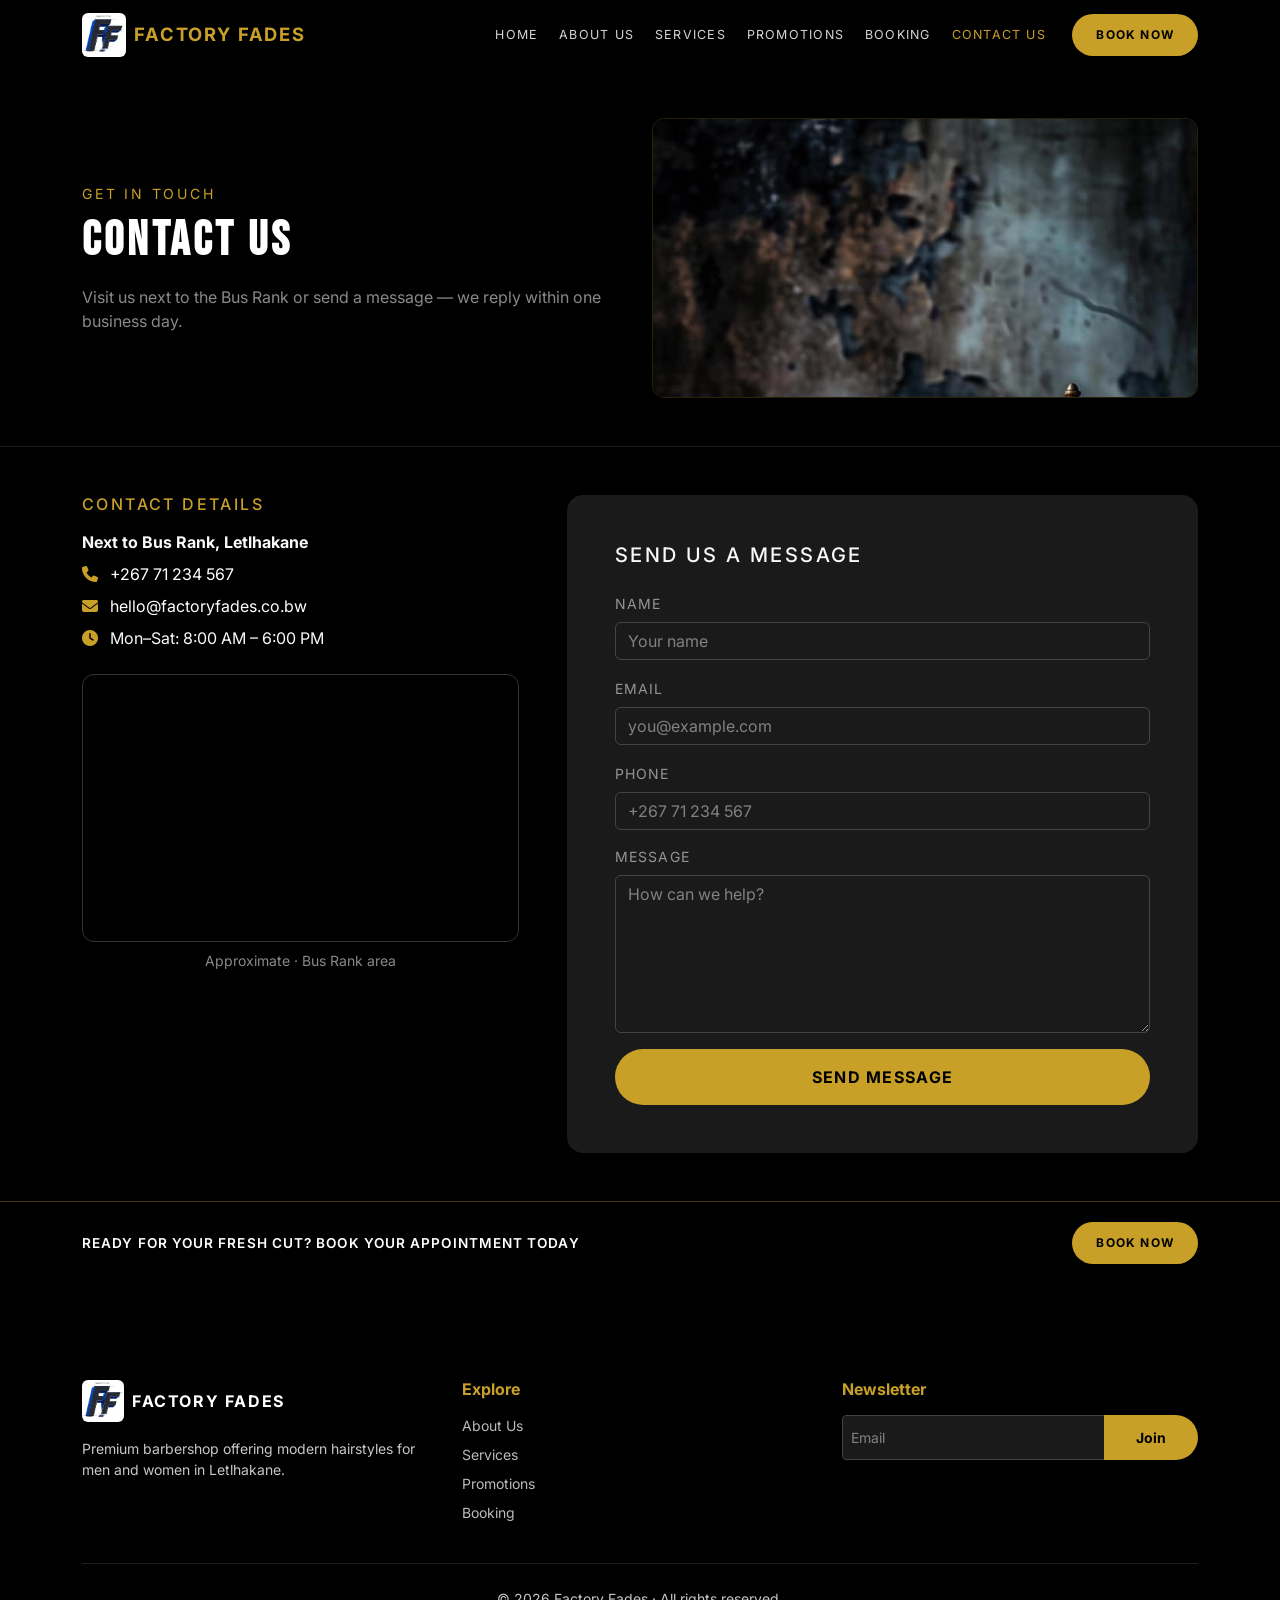
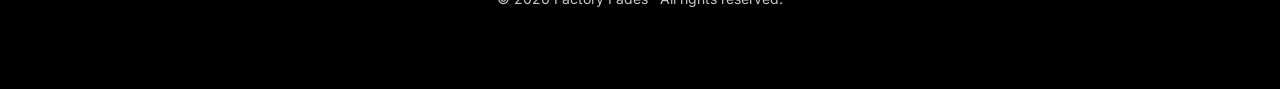
<file: contact.html>
<!DOCTYPE html>
<html lang="en">
<head>
    <meta charset="UTF-8">
    <meta name="viewport" content="width=device-width, initial-scale=1.0">
    <title>Contact Us | Factory Fades</title>
    <link rel="preconnect" href="https://fonts.googleapis.com">
    <link rel="preconnect" href="https://fonts.gstatic.com" crossorigin>
    <link href="https://fonts.googleapis.com/css2?family=Bebas+Neue&family=Inter:wght@400;500;600;700&display=swap" rel="stylesheet">
    <link href="https://cdn.jsdelivr.net/npm/bootstrap@5.3.3/dist/css/bootstrap.min.css" rel="stylesheet">
    <link rel="stylesheet" href="https://cdnjs.cloudflare.com/ajax/libs/font-awesome/6.5.1/css/all.min.css">
    <link rel="stylesheet" href="style.css">
    <link rel="icon" href="images/FACTORY%20FADES%20LOGO.png" type="image/png">
</head>
<body>
    <nav class="navbar navbar-expand-lg navbar-dark sticky-top nav-uppercase">
        <div class="container">
            <a class="navbar-brand d-flex align-items-center" href="index.html">
                <img src="images/FACTORY%20FADES%20LOGO.png" alt="Factory Fades Logo" width="44" height="44" class="rounded-2">
                <span class="ms-2 d-none d-sm-inline fw-bold" style="letter-spacing: 0.1em;">FACTORY FADES</span>
            </a>
            <button class="navbar-toggler" type="button" data-bs-toggle="collapse" data-bs-target="#navbarNav" aria-controls="navbarNav" aria-expanded="false" aria-label="Toggle navigation">
                <span class="navbar-toggler-icon"></span>
            </button>
            <div class="collapse navbar-collapse" id="navbarNav">
                <ul class="navbar-nav ms-auto">
                    <li class="nav-item"><a class="nav-link" href="index.html">Home</a></li>
                    <li class="nav-item"><a class="nav-link" href="about.html">About Us</a></li>
                    <li class="nav-item"><a class="nav-link" href="services.html">Services</a></li>
                    <li class="nav-item"><a class="nav-link" href="promotions.html">Promotions</a></li>
                    <li class="nav-item"><a class="nav-link" href="booking.html">Booking</a></li>
                    <li class="nav-item"><a class="nav-link active" href="contact.html">Contact Us</a></li>
                </ul>
                <div class="ms-lg-3 mt-3 mt-lg-0">
                    <a href="booking.html" class="btn btn-gold btn-sm px-4 text-uppercase fw-bold" style="letter-spacing: 0.1em; font-size: 0.75rem;">Book Now</a>
                </div>
            </div>
        </div>
    </nav>

    <section class="py-4 py-lg-5 border-bottom border-secondary border-opacity-25">
        <div class="container">
            <div class="row align-items-center g-4">
                <div class="col-lg-6">
                    <p class="small text-gold text-uppercase mb-2" style="letter-spacing: 0.2em;">Get in touch</p>
                    <h1 class="text-white mb-3" style="font-family: 'Bebas Neue', sans-serif; font-size: clamp(2.25rem, 5vw, 3rem); letter-spacing: 0.08em;">Contact us</h1>
                    <p class="text-muted mb-0">Visit us next to the Bus Rank or send a message — we reply within one business day.</p>
                </div>
                <div class="col-lg-6">
                    <div class="contact-hero-img">
                        <img src="images/contact image.jpg" alt="Factory Fades barbershop front" width="500" height="400" loading="lazy">
                    </div>
                </div>
            </div>
        </div>
    </section>

    <section class="py-5">
        <div class="container">
            <div class="row g-4 g-lg-5">
                <div class="col-lg-5">
                    <div class="mb-4">
                        <h2 class="h6 text-uppercase text-gold mb-3" style="letter-spacing: 0.15em;">Contact details</h2>
                        <p class="mb-2"><strong>Next to Bus Rank, Letlhakane</strong></p>
                        <p class="mb-2"><i class="fas fa-phone text-gold me-2"></i> <a href="tel:+26771234567" class="text-white text-decoration-none">+267 71 234 567</a></p>
                        <p class="mb-2"><i class="fas fa-envelope text-gold me-2"></i> <a href="mailto:hello@factoryfades.co.bw" class="text-white text-decoration-none">hello@factoryfades.co.bw</a></p>
                        <p class="mb-0"><i class="fas fa-clock text-gold me-2"></i> Mon–Sat: 8:00 AM – 6:00 PM</p>
                    </div>
                    <div class="map-embed-clean">
                        <iframe
                            src="https://www.google.com/maps/embed?pb=!1m18!1m12!1m3!1d3624.789!2d25.5959!3d-21.4208!2m3!1f0!2f0!3f0!3m2!1i1024!2i768!4f13.1!3m3!1m2!1s0x1e52df4f3f3f3f3d%3A0x1234567890!2sLetlhakane!5e0!3m2!1sen!2sbw!4v1234567890"
                            width="100%"
                            height="260"
                            style="border:0;"
                            allowfullscreen=""
                            loading="lazy"
                            title="Map of Factory Fades location near Bus Rank Letlhakane">
                        </iframe>
                    </div>
                    <p class="small text-muted text-center mt-2 mb-0">Approximate · Bus Rank area</p>
                </div>
                <div class="col-lg-7">
                    <div class="card border-0 service-card h-100">
                        <div class="card-body p-4 p-md-5 d-flex flex-column" style="min-height: 480px;">
                            <h2 class="h5 text-uppercase mb-4" style="letter-spacing: 0.12em;">Send us a message</h2>
                            <form id="contactForm" class="d-flex flex-column flex-grow-1" novalidate>
                                <div class="mb-3">
                                    <label class="form-label small text-uppercase text-muted" for="contactName" style="letter-spacing: 0.08em;">Name</label>
                                    <input type="text" class="form-control" id="contactName" name="name" placeholder="Your name" required minlength="2">
                                    <div class="invalid-feedback">Please enter your name.</div>
                                </div>
                                <div class="mb-3">
                                    <label class="form-label small text-uppercase text-muted" for="contactEmail" style="letter-spacing: 0.08em;">Email</label>
                                    <input type="email" class="form-control" id="contactEmail" name="email" placeholder="you@example.com" required>
                                    <div class="invalid-feedback">Please enter a valid email address.</div>
                                </div>
                                <div class="mb-3">
                                    <label class="form-label small text-uppercase text-muted" for="contactPhone" style="letter-spacing: 0.08em;">Phone</label>
                                    <input type="tel" class="form-control" id="contactPhone" name="phone" placeholder="+267 71 234 567" pattern="[0-9+\s]{7,15}" required>
                                    <div class="invalid-feedback">Please enter a valid phone number.</div>
                                </div>
                                <div class="mb-3 flex-grow-1 d-flex flex-column">
                                    <label class="form-label small text-uppercase text-muted" for="contactMessage" style="letter-spacing: 0.08em;">Message</label>
                                    <textarea class="form-control flex-grow-1" id="contactMessage" name="message" rows="6" placeholder="How can we help?" required minlength="10"></textarea>
                                    <div class="invalid-feedback">Please enter a message (at least 10 characters).</div>
                                </div>
                                <button type="submit" class="btn btn-gold w-100 py-3 fw-bold text-uppercase mt-auto" style="letter-spacing: 0.08em;">Send message</button>
                            </form>
                        </div>
                    </div>
                </div>
            </div>
        </div>
    </section>

    <div class="cta-strip">
        <div class="container cta-inner">
            <p class="text-white">Ready for your fresh cut? Book your appointment today</p>
            <a href="booking.html" class="btn btn-gold btn-sm px-4 text-uppercase fw-bold" style="letter-spacing: 0.1em; font-size: 0.75rem;">Book Now</a>
        </div>
    </div>

    <footer>
        <div class="container py-5">
            <div class="row g-4">
                <div class="col-lg-4">
                    <div class="d-flex align-items-center mb-3">
                        <img src="images/FACTORY%20FADES%20LOGO.png" alt="Factory Fades Logo" width="42" height="42" class="rounded-2 me-2">
                        <span class="fw-bold text-white" style="letter-spacing: 0.1em;">FACTORY FADES</span>
                    </div>
                    <p class="small">Premium barbershop offering modern hairstyles for men and women in Letlhakane.</p>
                </div>
                <div class="col-lg-4 col-md-6">
                    <h5>Explore</h5>
                    <ul class="list-unstyled small">
                        <li class="mb-2"><a href="about.html">About Us</a></li>
                        <li class="mb-2"><a href="services.html">Services</a></li>
                        <li class="mb-2"><a href="promotions.html">Promotions</a></li>
                        <li class="mb-2"><a href="booking.html">Booking</a></li>
                    </ul>
                </div>
                <div class="col-lg-4 col-md-6">
                    <h5>Newsletter</h5>
                    <div class="input-group">
                        <input type="email" class="form-control form-control-sm" placeholder="Email" aria-label="Newsletter email">
                        <button class="btn btn-gold btn-sm" type="button">Join</button>
                    </div>
                </div>
            </div>
            <hr class="my-4 border-secondary">
            <div class="row align-items-center">
                <div class="col-md-12 text-center small">&copy; 2026 Factory Fades · All rights reserved.</div>
            </div>
        </div>
    </footer>

    <button type="button" id="scrollTopBtn" class="scroll-top-btn" title="Back to top" aria-label="Back to top"><i class="fas fa-arrow-up" aria-hidden="true"></i></button>

    <script src="https://cdn.jsdelivr.net/npm/bootstrap@5.3.3/dist/js/bootstrap.bundle.min.js"></script>
    <script src="script.js"></script>
</body>
</html>
</file>
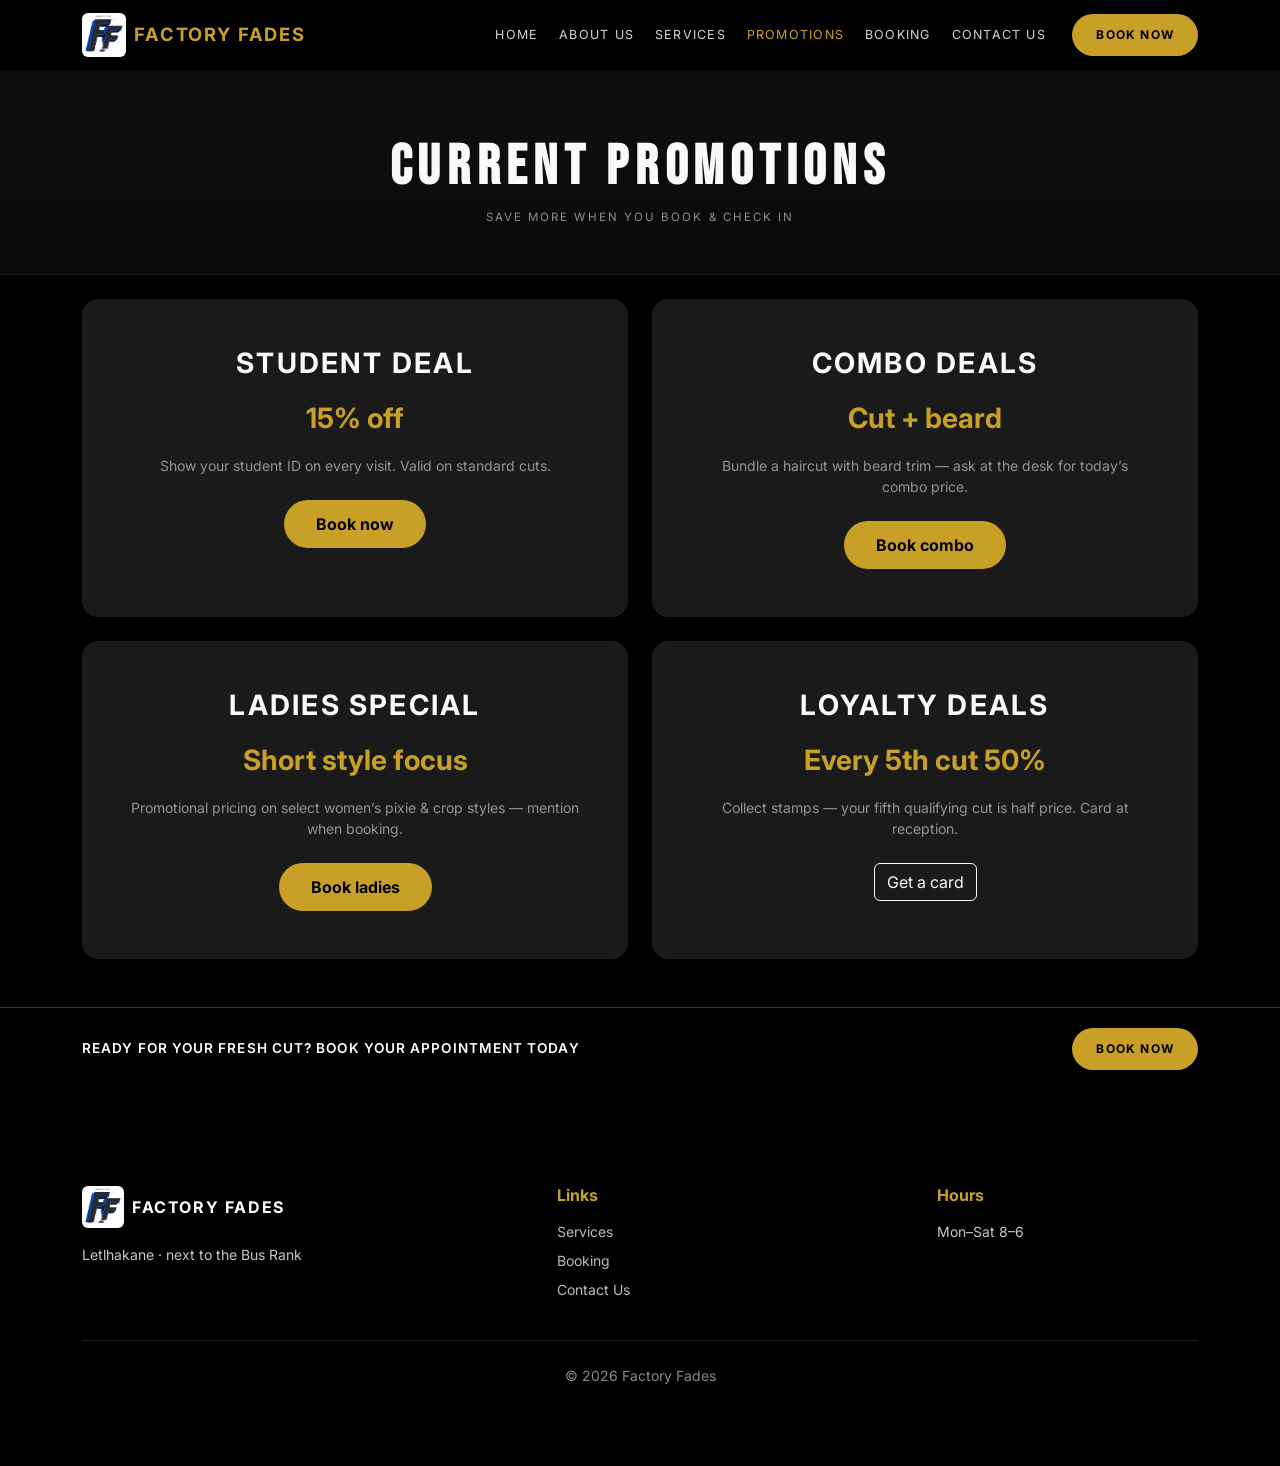
<file: promotions.html>
<!DOCTYPE html>
<html lang="en">
<head>
    <meta charset="UTF-8">
    <meta name="viewport" content="width=device-width, initial-scale=1.0">
    <title>Promotions | Factory Fades</title>
    <link rel="preconnect" href="https://fonts.googleapis.com">
    <link rel="preconnect" href="https://fonts.gstatic.com" crossorigin>
    <link href="https://fonts.googleapis.com/css2?family=Bebas+Neue&family=Inter:wght@400;500;600;700&display=swap" rel="stylesheet">
    <link href="https://cdn.jsdelivr.net/npm/bootstrap@5.3.3/dist/css/bootstrap.min.css" rel="stylesheet">
    <link rel="stylesheet" href="https://cdnjs.cloudflare.com/ajax/libs/font-awesome/6.5.1/css/all.min.css">
    <link rel="stylesheet" href="style.css">
    <link rel="icon" href="images/FACTORY%20FADES%20LOGO.png" type="image/png">
</head>
<body>
    <nav class="navbar navbar-expand-lg navbar-dark sticky-top nav-uppercase">
        <div class="container">
            <a class="navbar-brand d-flex align-items-center" href="index.html">
                <img src="images/FACTORY%20FADES%20LOGO.png" alt="Factory Fades Logo" width="44" height="44" class="rounded-2">
                <span class="ms-2 d-none d-sm-inline fw-bold" style="letter-spacing: 0.1em;">FACTORY FADES</span>
            </a>
            <button class="navbar-toggler" type="button" data-bs-toggle="collapse" data-bs-target="#navbarNav">
                <span class="navbar-toggler-icon"></span>
            </button>
            <div class="collapse navbar-collapse" id="navbarNav">
                <ul class="navbar-nav ms-auto">
                    <li class="nav-item"><a class="nav-link" href="index.html">Home</a></li>
                    <li class="nav-item"><a class="nav-link" href="about.html">About Us</a></li>
                    <li class="nav-item"><a class="nav-link" href="services.html">Services</a></li>
                    <li class="nav-item"><a class="nav-link active" href="promotions.html">Promotions</a></li>
                    <li class="nav-item"><a class="nav-link" href="booking.html">Booking</a></li>
                    <li class="nav-item"><a class="nav-link" href="contact.html">Contact Us</a></li>
                </ul>
                <div class="ms-lg-3 mt-3 mt-lg-0">
                    <a href="booking.html" class="btn btn-gold btn-sm px-4 text-uppercase fw-bold" style="letter-spacing: 0.1em; font-size: 0.75rem;">Book Now</a>
                </div>
            </div>
        </div>
    </nav>

    <div class="page-intro text-center text-white">
        <div class="container py-3">
            <h1 class="mb-2" style="font-family: 'Bebas Neue', sans-serif; letter-spacing: 0.12em;">CURRENT PROMOTIONS</h1>
            <p class="text-muted text-uppercase mb-0" style="letter-spacing: 0.18em; font-size: 0.72rem;">Save more when you book &amp; check in</p>
        </div>
    </div>

    <section class="pt-4 pb-5">
        <div class="container">
            <div class="row g-4">
                <div class="col-md-6">
                    <div class="promo-card card h-100 border-0">
                        <div class="card-body p-5 text-center">
                            <h3 class="fw-bold text-uppercase mb-3" style="letter-spacing: 0.08em;">Student deal</h3>
                            <p class="text-gold fs-3 fw-bold mb-3">15% off</p>
                            <p class="text-muted small mb-4">Show your student ID on every visit. Valid on standard cuts.</p>
                            <a href="booking.html" class="btn btn-gold">Book now</a>
                        </div>
                    </div>
                </div>
                <div class="col-md-6">
                    <div class="promo-card card h-100 border-0">
                        <div class="card-body p-5 text-center">
                            <h3 class="fw-bold text-uppercase mb-3" style="letter-spacing: 0.08em;">Combo deals</h3>
                            <p class="text-gold fs-3 fw-bold mb-3">Cut + beard</p>
                            <p class="text-muted small mb-4">Bundle a haircut with beard trim — ask at the desk for today’s combo price.</p>
                            <a href="booking.html" class="btn btn-gold">Book combo</a>
                        </div>
                    </div>
                </div>
                <div class="col-md-6">
                    <div class="promo-card card h-100 border-0">
                        <div class="card-body p-5 text-center">
                            <h3 class="fw-bold text-uppercase mb-3" style="letter-spacing: 0.08em;">Ladies special</h3>
                            <p class="text-gold fs-3 fw-bold mb-3">Short style focus</p>
                            <p class="text-muted small mb-4">Promotional pricing on select women’s pixie &amp; crop styles — mention when booking.</p>
                            <a href="booking.html" class="btn btn-gold">Book ladies</a>
                        </div>
                    </div>
                </div>
                <div class="col-md-6">
                    <div class="promo-card card h-100 border-0">
                        <div class="card-body p-5 text-center">
                            <h3 class="fw-bold text-uppercase mb-3" style="letter-spacing: 0.08em;">Loyalty deals</h3>
                            <p class="text-gold fs-3 fw-bold mb-3">Every 5th cut 50%</p>
                            <p class="text-muted small mb-4">Collect stamps — your fifth qualifying cut is half price. Card at reception.</p>
                            <a href="contact.html" class="btn btn-outline-light">Get a card</a>
                        </div>
                    </div>
                </div>
            </div>
        </div>
    </section>

    <div class="cta-strip">
        <div class="container cta-inner">
            <p class="text-white">Ready for your fresh cut? Book your appointment today</p>
            <a href="booking.html" class="btn btn-gold btn-sm px-4 text-uppercase fw-bold" style="letter-spacing: 0.1em; font-size: 0.75rem;">Book Now</a>
        </div>
    </div>

    <footer>
        <div class="container py-5">
            <div class="row g-4">
                <div class="col-lg-5">
                    <div class="d-flex align-items-center mb-3">
                        <img src="images/FACTORY%20FADES%20LOGO.png" alt="Logo" width="42" height="42" class="me-2 rounded-2">
                        <span class="fw-bold text-white" style="letter-spacing: 0.1em;">FACTORY FADES</span>
                    </div>
                    <p class="small mb-0">Letlhakane · next to the Bus Rank</p>
                </div>
                <div class="col-lg-4 col-md-6">
                    <h5>Links</h5>
                    <ul class="list-unstyled small">
                        <li class="mb-2"><a href="services.html">Services</a></li>
                        <li class="mb-2"><a href="booking.html">Booking</a></li>
                        <li class="mb-2"><a href="contact.html">Contact Us</a></li>
                    </ul>
                </div>
                <div class="col-lg-3 col-md-6">
                    <h5>Hours</h5>
                    <p class="small mb-0">Mon–Sat 8–6</p>
                </div>
            </div>
            <hr class="my-4 border-secondary">
            <p class="small text-center text-muted mb-0">&copy; 2026 Factory Fades</p>
        </div>
    </footer>

    <button type="button" id="scrollTopBtn" class="scroll-top-btn" title="Back to top" aria-label="Back to top"><i class="fas fa-arrow-up" aria-hidden="true"></i></button>

    <script src="https://cdn.jsdelivr.net/npm/bootstrap@5.3.3/dist/js/bootstrap.bundle.min.js"></script>
    <script src="script.js"></script>
</body>
</html>
</file>
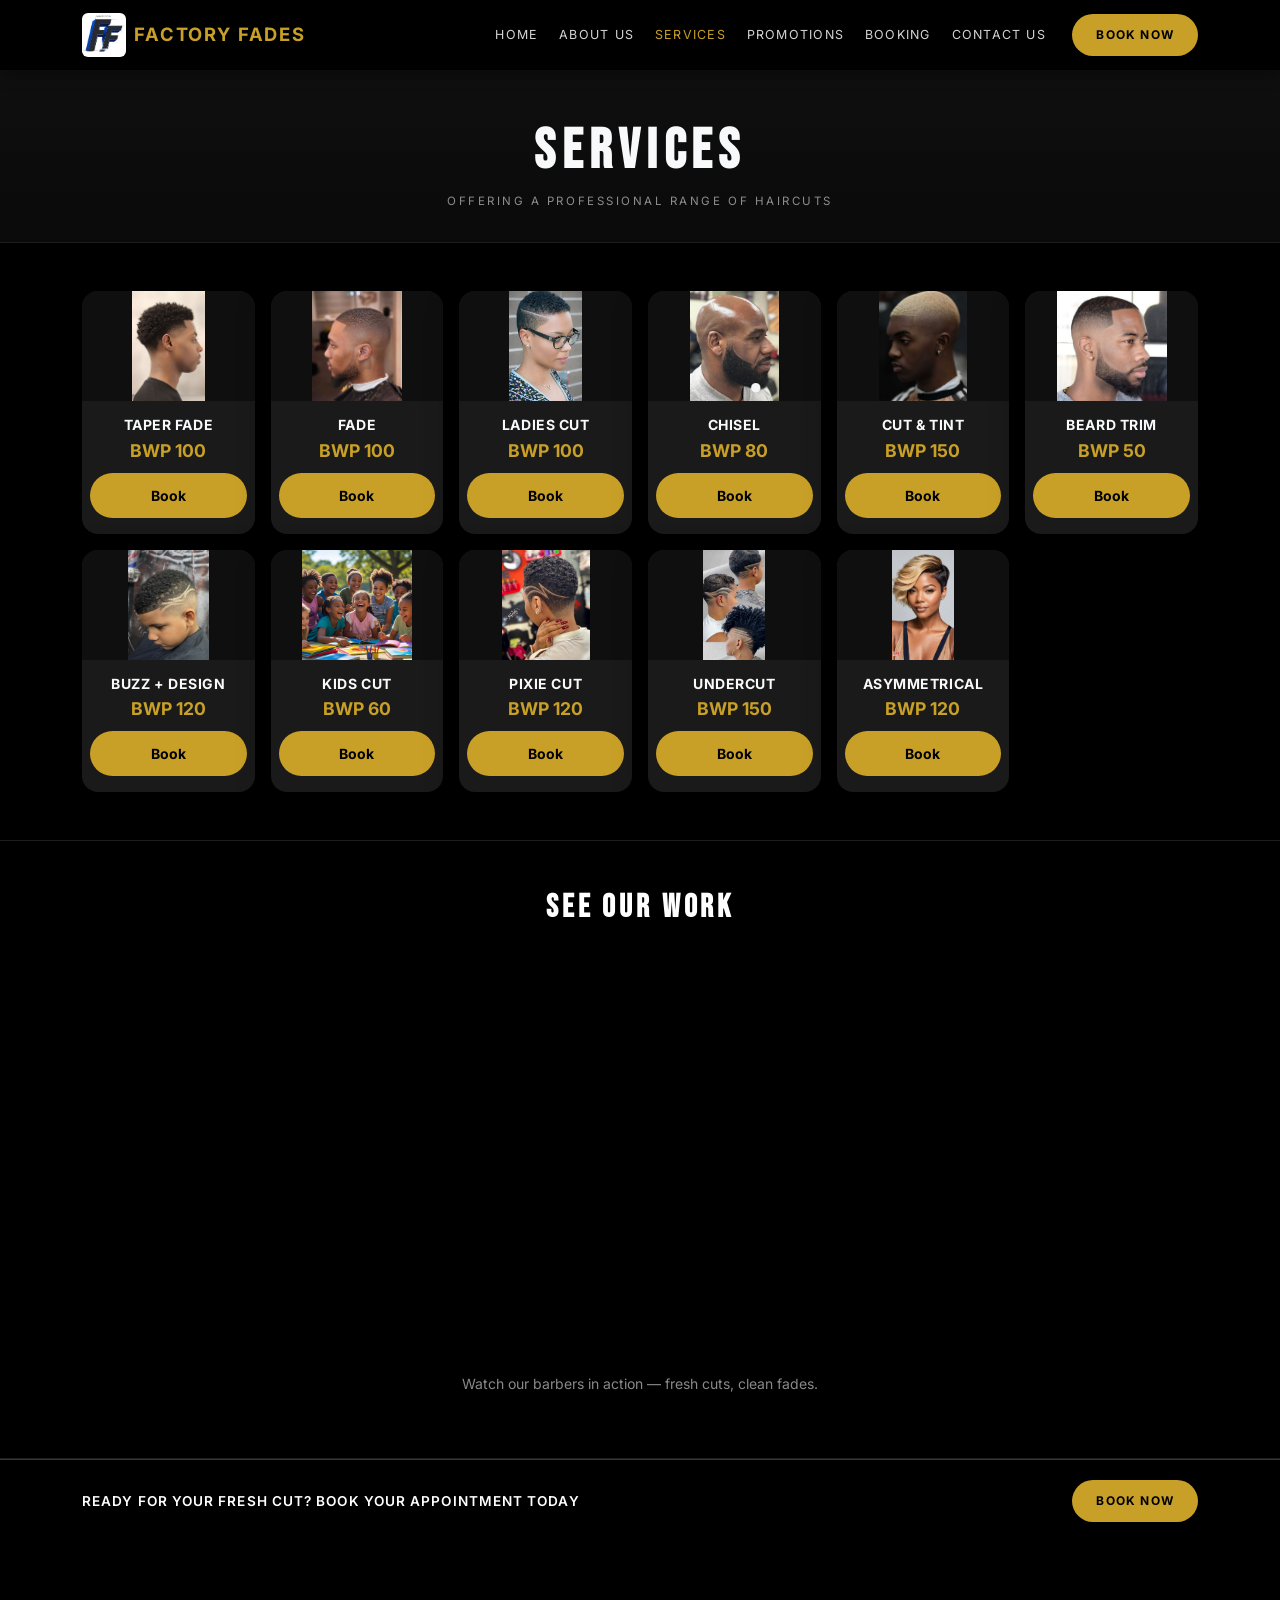
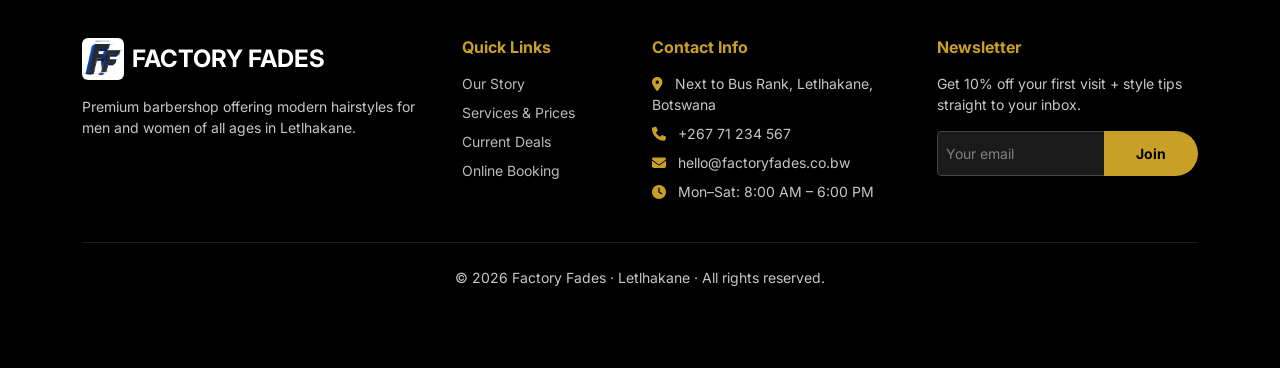
<file: services.html>
<!DOCTYPE html>
<html lang="en">
<head>
    <meta charset="UTF-8">
    <meta name="viewport" content="width=device-width, initial-scale=1.0">
    <title>Services &amp; Prices | Factory Fades</title>
    <link rel="preconnect" href="https://fonts.googleapis.com">
    <link rel="preconnect" href="https://fonts.gstatic.com" crossorigin>
    <link href="https://fonts.googleapis.com/css2?family=Bebas+Neue&family=Inter:wght@400;500;600;700&display=swap" rel="stylesheet">
    <link href="https://cdn.jsdelivr.net/npm/bootstrap@5.3.3/dist/css/bootstrap.min.css" rel="stylesheet">
    <link rel="stylesheet" href="https://cdnjs.cloudflare.com/ajax/libs/font-awesome/6.5.1/css/all.min.css">
    <link rel="stylesheet" href="style.css">
    <link rel="icon" href="images/FACTORY%20FADES%20LOGO.png" type="image/png">
</head>
<body>
    <nav class="navbar navbar-expand-lg navbar-dark sticky-top nav-uppercase">
        <div class="container">
            <a class="navbar-brand d-flex align-items-center" href="index.html">
                <img src="images/FACTORY%20FADES%20LOGO.png" alt="Factory Fades Logo" width="44" height="44" class="rounded-2">
                <span class="ms-2 d-none d-sm-inline fw-bold" style="letter-spacing: 0.1em;">FACTORY FADES</span>
            </a>
            <button class="navbar-toggler" type="button" data-bs-toggle="collapse" data-bs-target="#navbarNav">
                <span class="navbar-toggler-icon"></span>
            </button>
            <div class="collapse navbar-collapse" id="navbarNav">
                <ul class="navbar-nav ms-auto">
                    <li class="nav-item"><a class="nav-link" href="index.html">Home</a></li>
                    <li class="nav-item"><a class="nav-link" href="about.html">About Us</a></li>
                    <li class="nav-item"><a class="nav-link active" href="services.html">Services</a></li>
                    <li class="nav-item"><a class="nav-link" href="promotions.html">Promotions</a></li>
                    <li class="nav-item"><a class="nav-link" href="booking.html">Booking</a></li>
                    <li class="nav-item"><a class="nav-link" href="contact.html">Contact Us</a></li>
                </ul>
                <div class="ms-lg-3 mt-3 mt-lg-0">
                    <a href="booking.html" class="btn btn-gold btn-sm px-4 text-uppercase fw-bold" style="letter-spacing: 0.1em; font-size: 0.75rem;">Book Now</a>
                </div>
            </div>
        </div>
    </nav>

    <div class="page-intro text-center text-white">
        <div class="container">
            <h1 class="mb-2" style="font-family: 'Bebas Neue', sans-serif; letter-spacing: 0.12em;">SERVICES</h1>
            <p class="text-muted text-uppercase mb-0" style="letter-spacing: 0.22em; font-size: 0.72rem;">Offering a professional range of haircuts</p>
        </div>
    </div>

    <section class="py-5 border-bottom border-secondary border-opacity-25">
        <div class="container">
            <div class="row g-3 quick-services-row">

                <div class="col-6 col-md-4 col-lg-2">
                    <div class="service-card card h-100 text-center overflow-hidden">
                        <img src="images/taper.jpg.jpg" class="card-img-top" alt="Taper fade haircut" width="300" height="200">
                        <div class="card-body py-3 px-2">
                            <h6 class="small fw-bold text-uppercase mb-1" style="letter-spacing: 0.04em;">Taper fade</h6>
                            <span class="price d-block small">BWP 100</span>
                            <a href="booking.html?service=textured-crop" class="btn btn-sm btn-gold mt-2 w-100">Book</a>
                        </div>
                    </div>
                </div>

                <div class="col-6 col-md-4 col-lg-2">
                    <div class="service-card card h-100 text-center overflow-hidden">
                        <img src="images/skin-fade.jpg.jpg" class="card-img-top" alt="Skin fade haircut" width="300" height="200">
                        <div class="card-body py-3 px-2">
                            <h6 class="small fw-bold text-uppercase mb-1" style="letter-spacing: 0.04em;">Fade</h6>
                            <span class="price d-block small">BWP 100</span>
                            <a href="booking.html?service=high-fade" class="btn btn-sm btn-gold mt-2 w-100">Book</a>
                        </div>
                    </div>
                </div>

                <div class="col-6 col-md-4 col-lg-2">
                    <div class="service-card card h-100 text-center overflow-hidden">
                        <img src="images/ladies.jpg.jpg" class="card-img-top" alt="Ladies haircut" width="300" height="200">
                        <div class="card-body py-3 px-2">
                            <h6 class="small fw-bold text-uppercase mb-1" style="letter-spacing: 0.04em;">Ladies cut</h6>
                            <span class="price d-block small">BWP 100</span>
                            <a href="booking.html?service=short-bob" class="btn btn-sm btn-gold mt-2 w-100">Book</a>
                        </div>
                    </div>
                </div>

                <div class="col-6 col-md-4 col-lg-2">
                    <div class="service-card card h-100 text-center overflow-hidden">
                        <img src="images/BALD.jpg" class="card-img-top" alt="Chisel bald cut" width="300" height="200">
                        <div class="card-body py-3 px-2">
                            <h6 class="small fw-bold text-uppercase mb-1" style="letter-spacing: 0.04em;">Chisel</h6>
                            <span class="price d-block small">BWP 80</span>
                            <a href="booking.html?service=pompadour" class="btn btn-sm btn-gold mt-2 w-100">Book</a>
                        </div>
                    </div>
                </div>

                <div class="col-6 col-md-4 col-lg-2">
                    <div class="service-card card h-100 text-center overflow-hidden">
                        <img src="images/Redirecting___.jpg" class="card-img-top" alt="Cut and tint hair service" width="300" height="200">
                        <div class="card-body py-3 px-2">
                            <h6 class="small fw-bold text-uppercase mb-1" style="letter-spacing: 0.04em;">Cut &amp; tint</h6>
                            <span class="price d-block small">BWP 150</span>
                            <a href="booking.html" class="btn btn-sm btn-gold mt-2 w-100">Book</a>
                        </div>
                    </div>
                </div>

                <div class="col-6 col-md-4 col-lg-2">
                    <div class="service-card card h-100 text-center overflow-hidden">
                        <img src="images/BEARD SHAVE.jpg" class="card-img-top" alt="Beard trim and shave" width="300" height="200">
                        <div class="card-body py-3 px-2">
                            <h6 class="small fw-bold text-uppercase mb-1" style="letter-spacing: 0.04em;">Beard trim</h6>
                            <span class="price d-block small">BWP 50</span>
                            <a href="booking.html?service=beard-trim" class="btn btn-sm btn-gold mt-2 w-100">Book</a>
                        </div>
                    </div>
                </div>

                <div class="col-6 col-md-4 col-lg-2">
                    <div class="service-card card h-100 text-center overflow-hidden">
                        <img src="images/buzz.jpg" class="card-img-top" alt="Buzz cut with hair design" width="300" height="200">
                        <div class="card-body py-3 px-2">
                            <h6 class="small fw-bold text-uppercase mb-1" style="letter-spacing: 0.04em;">Buzz + design</h6>
                            <span class="price d-block small">BWP 120</span>
                            <a href="booking.html?service=buzz-cut" class="btn btn-sm btn-gold mt-2 w-100">Book</a>
                        </div>
                    </div>
                </div>

                <div class="col-6 col-md-4 col-lg-2">
                    <div class="service-card card h-100 text-center overflow-hidden">
                        <img src="images/kids.jpg" class="card-img-top" alt="Kids haircut" width="300" height="200">
                        <div class="card-body py-3 px-2">
                            <h6 class="small fw-bold text-uppercase mb-1" style="letter-spacing: 0.04em;">Kids cut</h6>
                            <span class="price d-block small">BWP 60</span>
                            <a href="booking.html?service=kids-cut" class="btn btn-sm btn-gold mt-2 w-100">Book</a>
                        </div>
                    </div>
                </div>

                <div class="col-6 col-md-4 col-lg-2">
                    <div class="service-card card h-100 text-center overflow-hidden">
                        <img src="images/pixie.jpg" class="card-img-top" alt="Pixie cut hairstyle" width="300" height="200">
                        <div class="card-body py-3 px-2">
                            <h6 class="small fw-bold text-uppercase mb-1" style="letter-spacing: 0.04em;">Pixie cut</h6>
                            <span class="price d-block small">BWP 120</span>
                            <a href="booking.html?service=pixie-cut" class="btn btn-sm btn-gold mt-2 w-100">Book</a>
                        </div>
                    </div>
                </div>

                <div class="col-6 col-md-4 col-lg-2">
                    <div class="service-card card h-100 text-center overflow-hidden">
                        <img src="images/undercut.jpg" class="card-img-top" alt="Undercut haircut style" width="300" height="200">
                        <div class="card-body py-3 px-2">
                            <h6 class="small fw-bold text-uppercase mb-1" style="letter-spacing: 0.04em;">Undercut</h6>
                            <span class="price d-block small">BWP 150</span>
                            <a href="booking.html?service=undercut" class="btn btn-sm btn-gold mt-2 w-100">Book</a>
                        </div>
                    </div>
                </div>

                <div class="col-6 col-md-4 col-lg-2">
                    <div class="service-card card h-100 text-center overflow-hidden">
                        <img src="images/assymetrical.jpg" class="card-img-top" alt="Asymmetrical haircut style" width="300" height="200">
                        <div class="card-body py-3 px-2">
                            <h6 class="small fw-bold text-uppercase mb-1" style="letter-spacing: 0.04em;">Asymmetrical</h6>
                            <span class="price d-block small">BWP 120</span>
                            <a href="booking.html?service=asymmetrical" class="btn btn-sm btn-gold mt-2 w-100">Book</a>
                        </div>
                    </div>
                </div>

            </div>
        </div>
    </section>

    <!-- Video Section -->
    <section class="py-5 border-bottom border-secondary border-opacity-25">
        <div class="container">
            <h2 class="text-white text-uppercase text-center mb-4" style="font-family: 'Bebas Neue', sans-serif; letter-spacing: 0.12em;">See Our Work</h2>
            <div class="row justify-content-center">
                <div class="col-lg-8">
                    <div class="ratio ratio-16x9">
                        <iframe
                            src="https://www.youtube.com/embed/EfP0OfxNkBU"
                            title="Factory Fades barbershop showcase video"
                            allowfullscreen
                            loading="lazy">
                        </iframe>
                    </div>
                    <p class="text-muted text-center small mt-2">Watch our barbers in action — fresh cuts, clean fades.</p>
                </div>
            </div>
        </div>
    </section>

    <div class="cta-strip">
        <div class="container cta-inner">
            <p class="text-white">Ready for your fresh cut? Book your appointment today</p>
            <a href="booking.html" class="btn btn-gold btn-sm px-4 text-uppercase fw-bold" style="letter-spacing: 0.1em; font-size: 0.75rem;">Book Now</a>
        </div>
    </div>

    <footer>
        <div class="container py-5">
            <div class="row g-4">
                <div class="col-lg-4">
                    <div class="d-flex align-items-center mb-3">
                        <img src="images/FACTORY%20FADES%20LOGO.png" alt="Factory Fades Logo" width="42" height="42" class="me-2 rounded-2">
                        <span class="fw-bold text-white fs-4">FACTORY FADES</span>
                    </div>
                    <p class="small">Premium barbershop offering modern hairstyles for men and women of all ages in Letlhakane.</p>
                </div>

                <div class="col-lg-2 col-md-4">
                    <h5>Quick Links</h5>
                    <ul class="list-unstyled small">
                        <li class="mb-2"><a href="about.html">Our Story</a></li>
                        <li class="mb-2"><a href="services.html">Services &amp; Prices</a></li>
                        <li class="mb-2"><a href="promotions.html">Current Deals</a></li>
                        <li class="mb-2"><a href="booking.html">Online Booking</a></li>
                    </ul>
                </div>

                <div class="col-lg-3 col-md-4">
                    <h5>Contact Info</h5>
                    <ul class="list-unstyled small">
                        <li class="mb-2"><i class="fas fa-map-marker-alt me-2 text-gold"></i> Next to Bus Rank, Letlhakane, Botswana</li>
                        <li class="mb-2"><i class="fas fa-phone me-2 text-gold"></i> +267 71 234 567</li>
                        <li class="mb-2"><i class="fas fa-envelope me-2 text-gold"></i> hello@factoryfades.co.bw</li>
                        <li><i class="fas fa-clock me-2 text-gold"></i> Mon–Sat: 8:00 AM – 6:00 PM</li>
                    </ul>
                </div>

                <div class="col-lg-3 col-md-4">
                    <h5>Newsletter</h5>
                    <p class="small">Get 10% off your first visit + style tips straight to your inbox.</p>
                    <div class="input-group">
                        <input type="email" class="form-control form-control-sm" placeholder="Your email" aria-label="Newsletter email">
                        <button class="btn btn-gold btn-sm" type="button">Join</button>
                    </div>
                </div>
            </div>

            <hr class="my-4 border-secondary">

            <div class="row align-items-center">
                <div class="col-12 text-center small">
                    &copy; 2026 Factory Fades · Letlhakane · All rights reserved.
                </div>
            </div>
        </div>
    </footer>

    <button type="button" id="scrollTopBtn" class="scroll-top-btn" title="Back to top" aria-label="Back to top"><i class="fas fa-arrow-up" aria-hidden="true"></i></button>

    <script src="https://cdn.jsdelivr.net/npm/bootstrap@5.3.3/dist/js/bootstrap.bundle.min.js"></script>
    <script src="script.js"></script>
</body>
</html>
</file>
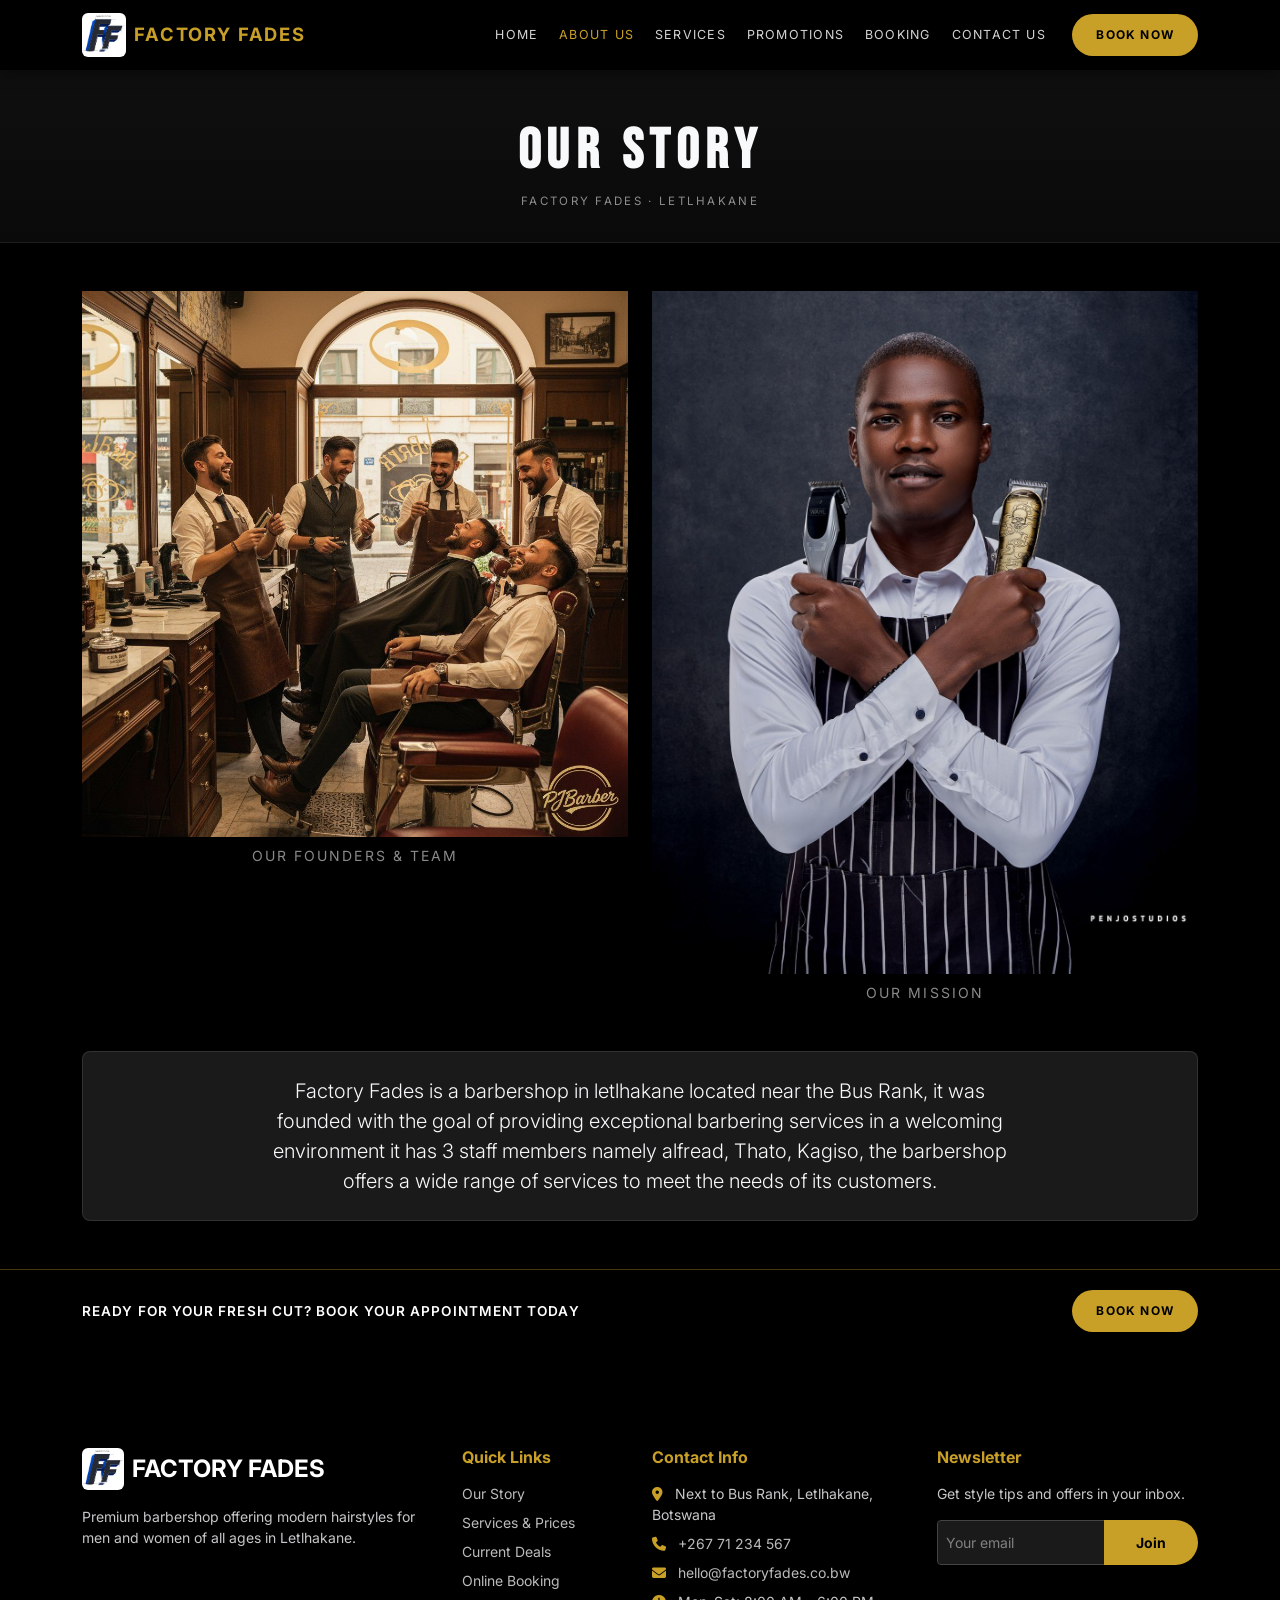
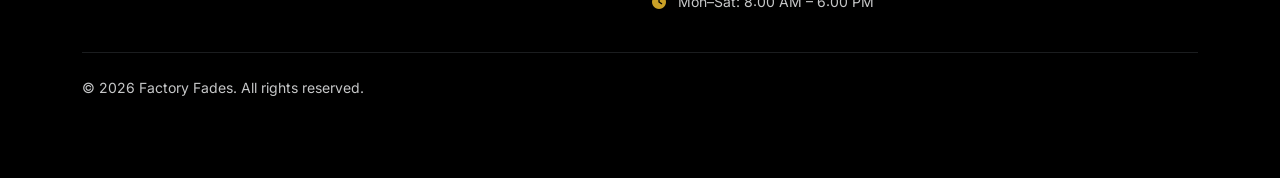
<file: Factory Fades/about.html>
<!DOCTYPE html>
<html lang="en">
<head>
    <meta charset="UTF-8">
    <meta name="viewport" content="width=device-width, initial-scale=1.0">
    <title>About Us | Factory Fades Barbershop</title>
    <link rel="preconnect" href="https://fonts.googleapis.com">
    <link rel="preconnect" href="https://fonts.gstatic.com" crossorigin>
    <link href="https://fonts.googleapis.com/css2?family=Bebas+Neue&family=Inter:wght@400;500;600;700&display=swap" rel="stylesheet">
    <link href="https://cdn.jsdelivr.net/npm/bootstrap@5.3.3/dist/css/bootstrap.min.css" rel="stylesheet">
    <link rel="stylesheet" href="https://cdnjs.cloudflare.com/ajax/libs/font-awesome/6.5.1/css/all.min.css">
    <link rel="stylesheet" href="style.css">
    <link rel="icon" href="images/FACTORY%20FADES%20LOGO.png" type="image/png">
</head>
<body>
    <nav class="navbar navbar-expand-lg navbar-dark sticky-top nav-uppercase">
        <div class="container">
            <a class="navbar-brand d-flex align-items-center" href="index.html">
                <img src="images/FACTORY%20FADES%20LOGO.png" alt="Factory Fades Logo" width="44" height="44" class="rounded-2">
                <span class="ms-2 d-none d-sm-inline fw-bold" style="letter-spacing: 0.1em;">FACTORY FADES</span>
            </a>
            <button class="navbar-toggler" type="button" data-bs-toggle="collapse" data-bs-target="#navbarNav" aria-controls="navbarNav" aria-expanded="false" aria-label="Toggle navigation">
                <span class="navbar-toggler-icon"></span>
            </button>
            <div class="collapse navbar-collapse" id="navbarNav">
                <ul class="navbar-nav ms-auto">
                    <li class="nav-item"><a class="nav-link" href="index.html">Home</a></li>
                    <li class="nav-item"><a class="nav-link active" href="about.html">About Us</a></li>
                    <li class="nav-item"><a class="nav-link" href="services.html">Services</a></li>
                    <li class="nav-item"><a class="nav-link" href="promotions.html">Promotions</a></li>
                    <li class="nav-item"><a class="nav-link" href="booking.html">Booking</a></li>
                    <li class="nav-item"><a class="nav-link" href="contact.html">Contact Us</a></li>
                </ul>
                <div class="ms-lg-3 mt-3 mt-lg-0">
                    <a href="booking.html" class="btn btn-gold btn-sm px-4 text-uppercase fw-bold" style="letter-spacing: 0.1em; font-size: 0.75rem;">Book Now</a>
                </div>
            </div>
        </div>
    </nav>

    <div class="page-intro text-center text-white">
        <div class="container">
            <h1 class="mb-2" style="font-family: 'Bebas Neue', sans-serif; letter-spacing: 0.12em;">OUR STORY</h1>
            <p class="text-muted text-uppercase mb-0" style="letter-spacing: 0.2em; font-size: 0.72rem;">Factory Fades · Letlhakane</p>
        </div>
    </div>

    <section class="py-5">
        <div class="container">
            <div class="row g-4">
                <div class="col-md-6">
                    <div class="hero-visual">
                        <img src="images/TEAM.jpg" alt="Our founders and team" class="w-100" width="400" height="400" loading="lazy">
                    </div>
                    <p class="small text-uppercase text-center text-muted mt-2 mb-0" style="letter-spacing: 0.15em;">Our founders &amp; team</p>
                </div>
                <div class="col-md-6">
                    <div class="hero-visual">
                        <img src="images/mission.jpg" alt="Our mission — quality cuts" class="w-100" width="400" height="400" loading="lazy">
                    </div>
                    <p class="small text-uppercase text-center text-muted mt-2 mb-0" style="letter-spacing: 0.15em;">Our mission</p>
                </div>
            </div>
            <div class="mt-5 p-4 rounded-3 service-card border border-secondary border-opacity-25">
                <p class="mb-0 text-center lead" style="max-width: 48rem; margin-left: auto; margin-right: auto;">Factory Fades is a barbershop in letlhakane located near the Bus Rank, it was founded with the goal of providing exceptional barbering services in a welcoming environment it has 3 staff members namely alfread, Thato, Kagiso, the barbershop offers a wide range of services to meet the needs of its customers.</p>
            </div>
        </div>
    </section>

    <div class="cta-strip">
        <div class="container cta-inner">
            <p class="text-white">Ready for your fresh cut? Book your appointment today</p>
            <a href="booking.html" class="btn btn-gold btn-sm px-4 text-uppercase fw-bold" style="letter-spacing: 0.1em; font-size: 0.75rem;">Book Now</a>
        </div>
    </div>

    <footer>
        <div class="container py-5">
            <div class="row g-4">
                <div class="col-lg-4">
                    <div class="d-flex align-items-center mb-3">
                        <img src="images/FACTORY%20FADES%20LOGO.png" alt="Logo" width="42" height="42" class="rounded-2 me-2">
                        <span class="fw-bold text-white fs-4">FACTORY FADES</span>
                    </div>
                    <p class="small">Premium barbershop offering modern hairstyles for men and women of all ages in Letlhakane.</p>
                </div>
                <div class="col-lg-2 col-md-4">
                    <h5>Quick Links</h5>
                    <ul class="list-unstyled small">
                        <li class="mb-2"><a href="about.html">Our Story</a></li>
                        <li class="mb-2"><a href="services.html">Services &amp; Prices</a></li>
                        <li class="mb-2"><a href="promotions.html">Current Deals</a></li>
                        <li class="mb-2"><a href="booking.html">Online Booking</a></li>
                    </ul>
                </div>
                <div class="col-lg-3 col-md-4">
                    <h5>Contact Info</h5>
                    <ul class="list-unstyled small">
                        <li class="mb-2"><i class="fas fa-map-marker-alt me-2 text-gold"></i> Next to Bus Rank, Letlhakane, Botswana</li>
                        <li class="mb-2"><i class="fas fa-phone me-2 text-gold"></i> <a href="tel:+26771234567">+267 71 234 567</a></li>
                        <li class="mb-2"><i class="fas fa-envelope me-2 text-gold"></i> <a href="mailto:hello@factoryfades.co.bw">hello@factoryfades.co.bw</a></li>
                        <li><i class="fas fa-clock me-2 text-gold"></i> Mon–Sat: 8:00 AM – 6:00 PM</li>
                    </ul>
                </div>
                <div class="col-lg-3 col-md-4">
                    <h5>Newsletter</h5>
                    <p class="small">Get style tips and offers in your inbox.</p>
                    <div class="input-group">
                        <input type="email" class="form-control form-control-sm" placeholder="Your email" aria-label="Newsletter email">
                        <button class="btn btn-gold btn-sm" type="button">Join</button>
                    </div>
                </div>
            </div>
            <hr class="my-4 border-secondary">
            <div class="row align-items-center">
                <div class="col-md-6 text-center text-md-start small">&copy; 2026 Factory Fades. All rights reserved.</div>
                <div class="col-md-6 text-center text-md-end small mt-2 mt-md-0">
                </div>
            </div>
        </div>
    </footer>

    <button type="button" id="scrollTopBtn" class="scroll-top-btn" title="Back to top" aria-label="Back to top"><i class="fas fa-arrow-up" aria-hidden="true"></i></button>

    <script src="https://cdn.jsdelivr.net/npm/bootstrap@5.3.3/dist/js/bootstrap.bundle.min.js"></script>
    <script src="script.js"></script>
</body>
</html>
</file>
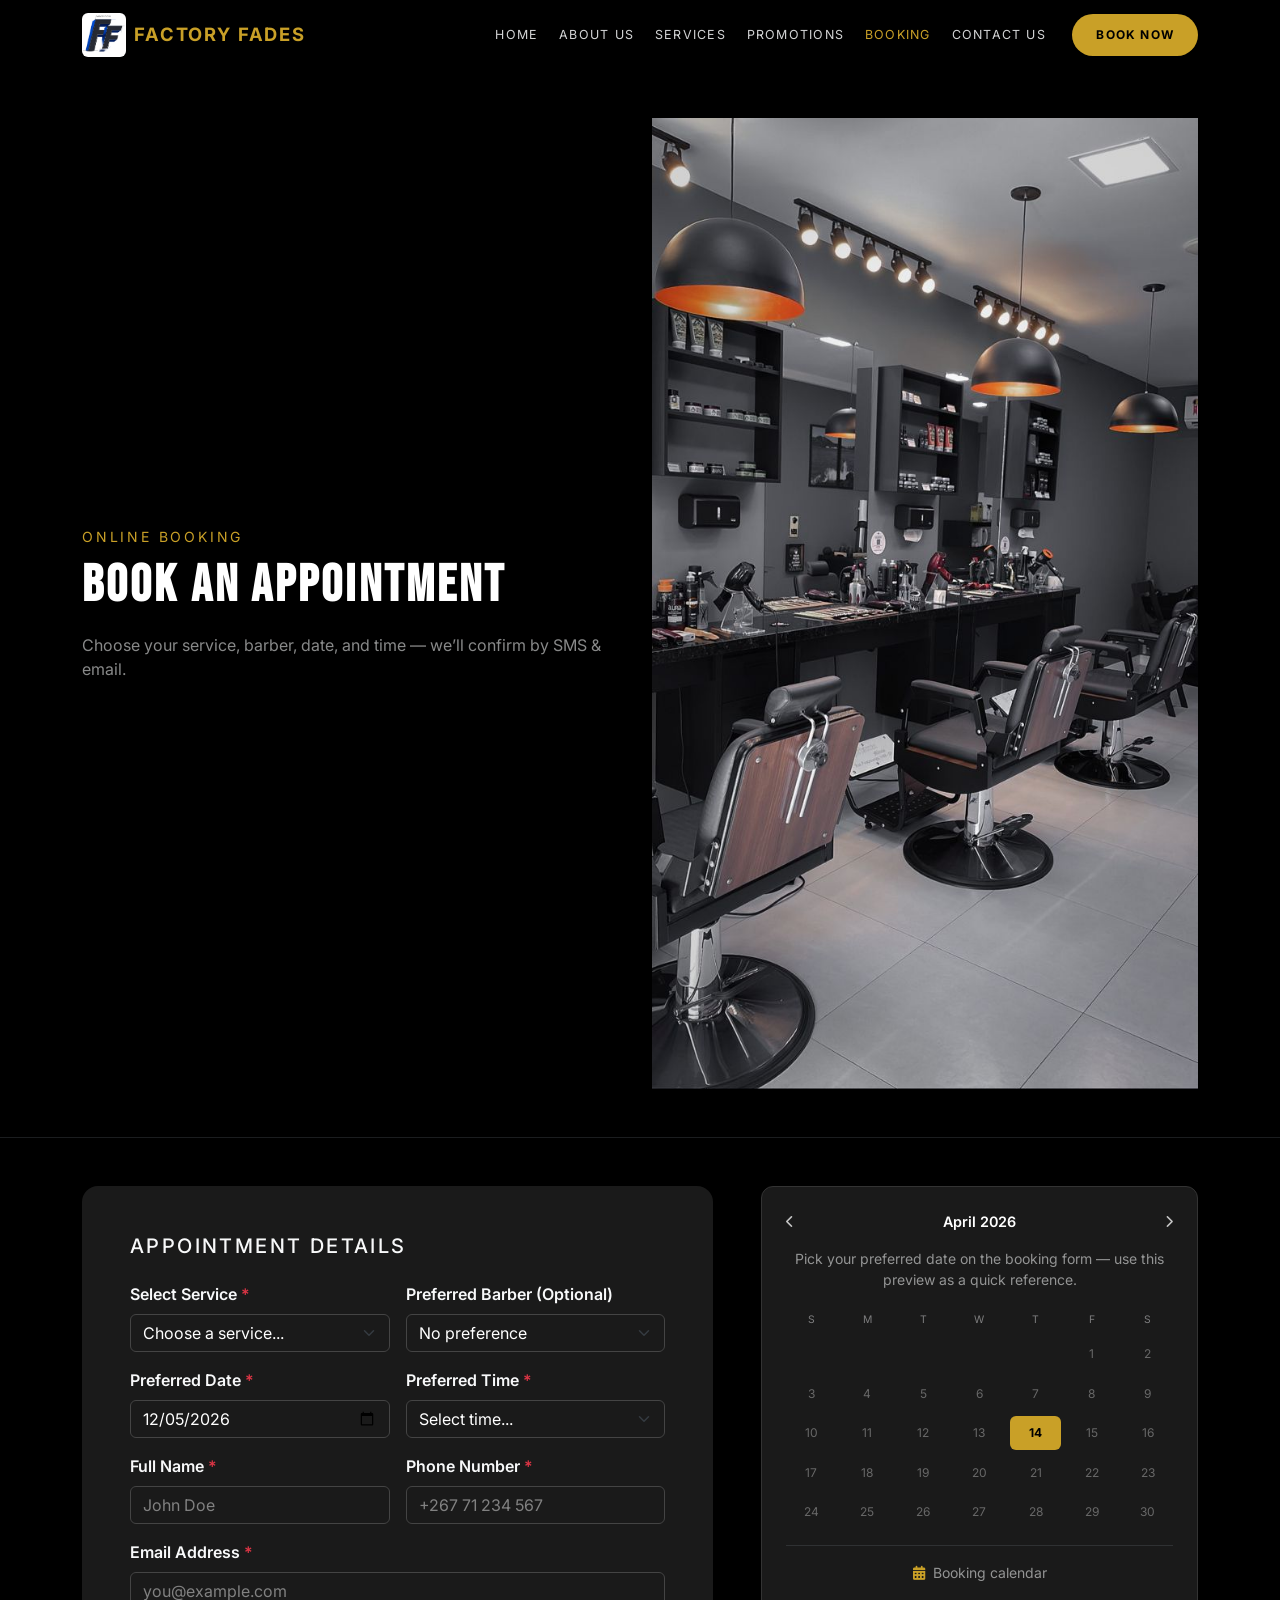
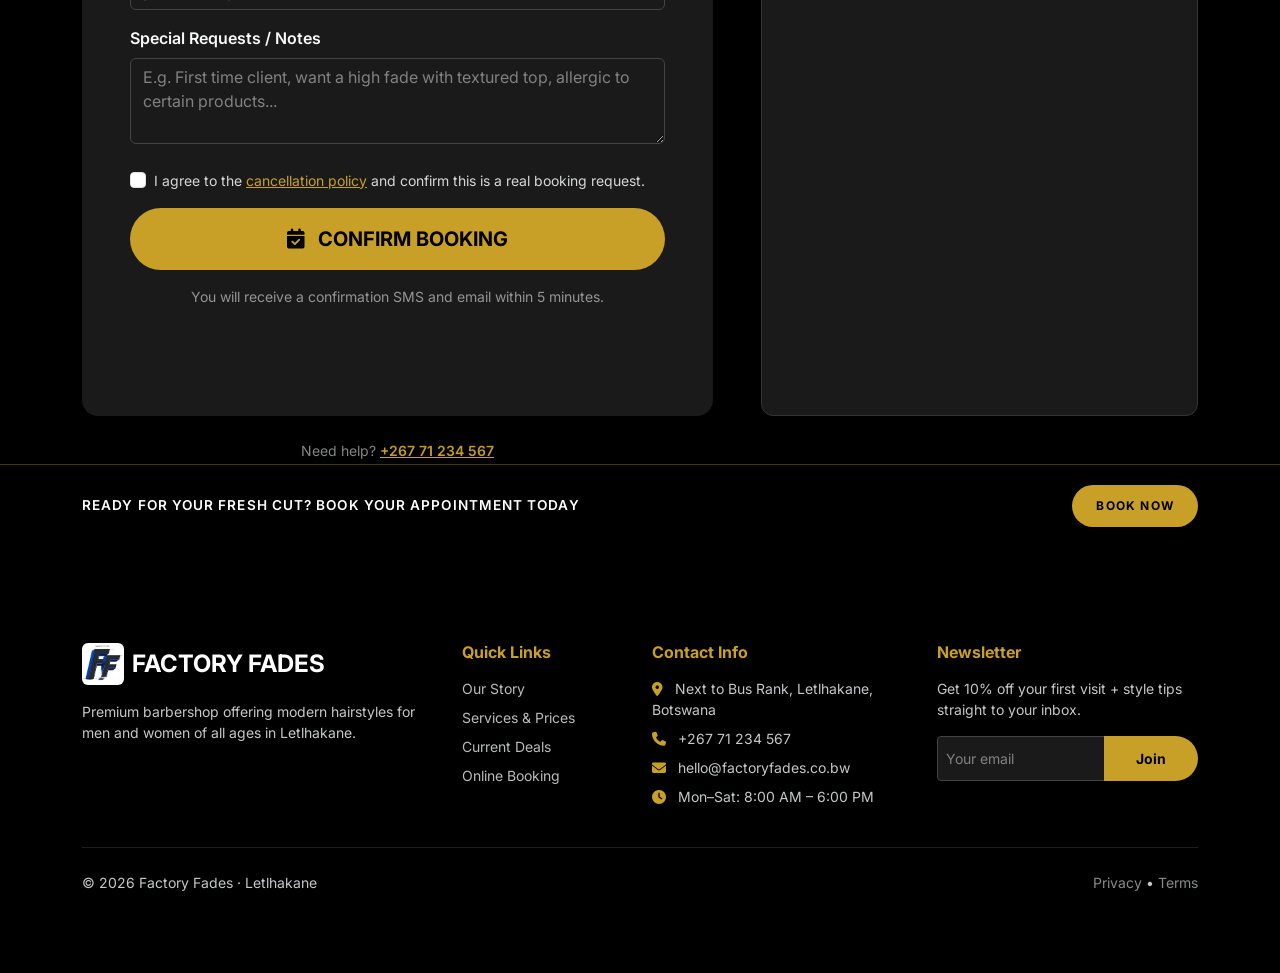
<file: Factory Fades/booking.html>
<!DOCTYPE html>
<html lang="en">
<head>
    <meta charset="UTF-8">
    <meta name="viewport" content="width=device-width, initial-scale=1.0">
    <title>Book Your Appointment | Factory Fades</title>
    <link rel="preconnect" href="https://fonts.googleapis.com">
    <link rel="preconnect" href="https://fonts.gstatic.com" crossorigin>
    <link href="https://fonts.googleapis.com/css2?family=Bebas+Neue&family=Inter:wght@400;500;600;700&display=swap" rel="stylesheet">
    <link href="https://cdn.jsdelivr.net/npm/bootstrap@5.3.3/dist/css/bootstrap.min.css" rel="stylesheet">
    <link rel="stylesheet" href="https://cdnjs.cloudflare.com/ajax/libs/font-awesome/6.5.1/css/all.min.css">
    <link rel="stylesheet" href="style.css">
    <link rel="icon" href="images/FACTORY%20FADES%20LOGO.png" type="image/png">
</head>
<body>
    <nav class="navbar navbar-expand-lg navbar-dark sticky-top nav-uppercase">
        <div class="container">
            <a class="navbar-brand d-flex align-items-center" href="index.html">
                <img src="images/FACTORY%20FADES%20LOGO.png" alt="Factory Fades Logo" width="44" height="44" class="rounded-2">
                <span class="ms-2 d-none d-sm-inline fw-bold" style="letter-spacing: 0.1em;">FACTORY FADES</span>
            </a>
            <button class="navbar-toggler" type="button" data-bs-toggle="collapse" data-bs-target="#navbarNav">
                <span class="navbar-toggler-icon"></span>
            </button>
            <div class="collapse navbar-collapse" id="navbarNav">
                <ul class="navbar-nav ms-auto">
                    <li class="nav-item"><a class="nav-link" href="index.html">Home</a></li>
                    <li class="nav-item"><a class="nav-link" href="about.html">About Us</a></li>
                    <li class="nav-item"><a class="nav-link" href="services.html">Services</a></li>
                    <li class="nav-item"><a class="nav-link" href="promotions.html">Promotions</a></li>
                    <li class="nav-item"><a class="nav-link active" href="booking.html">Booking</a></li>
                    <li class="nav-item"><a class="nav-link" href="contact.html">Contact Us</a></li>
                </ul>
                <div class="ms-lg-3 mt-3 mt-lg-0">
                    <a href="booking.html" class="btn btn-gold btn-sm px-4 text-uppercase fw-bold" style="letter-spacing: 0.1em; font-size: 0.75rem;">Book Now</a>
                </div>
            </div>
        </div>
    </nav>

    <section class="py-4 py-lg-5 border-bottom border-secondary border-opacity-25">
        <div class="container">
            <div class="row align-items-center g-4">
                <div class="col-lg-6">
                    <p class="small text-gold text-uppercase mb-2" style="letter-spacing: 0.2em;">Online booking</p>
                    <h1 class="text-white mb-3" style="font-family: 'Bebas Neue', sans-serif; font-size: clamp(2.5rem, 6vw, 3.25rem); letter-spacing: 0.06em;">Book an appointment</h1>
                    <p class="text-muted mb-0">Choose your service, barber, date, and time — we’ll confirm by SMS &amp; email.</p>
                </div>
                <div class="col-lg-6">
                    <div class="hero-visual mb-0">
                        <img src="images/Jaques barbershop.jpg" alt="Lead barber Alfred" class="w-100" width="500" height="400" loading="lazy">
                    </div>
                </div>
            </div>
        </div>
    </section>

    <div class="container py-5">
        <div class="row g-4 g-lg-5">
            <div class="col-lg-7">
                <div class="card border-0 service-card h-100">
                    <div class="card-body p-4 p-md-5">
                        <h2 class="h5 text-uppercase mb-4" style="letter-spacing: 0.12em;">Appointment details</h2>
                        <form id="bookingForm">
                            <div class="row g-3">
                                <!-- Service Selection -->
                                <div class="col-md-6">
                                    <label class="form-label fw-semibold">Select Service <span class="text-danger">*</span></label>
                                    <select class="form-select" id="service" name="service" required>
                                        <option value="">Choose a service...</option>
                                        <optgroup label="Men's Services">
                                            <option value="high-fade">Skin Fade - BWP 100</option>
                                            <option value="textured-crop">Taper Fade - BWP 100</option>
                                            <option value="pompadour">Low Fade Pompadour - BWP 95</option>
                                            <option value="buzz-cut">Buzz Cut + Design - BWP 70</option>
                                            <option value="beard-trim">Beard Trim &amp; Shape - BWP 55</option>
                                            <option value="kids-cut">Kids Cut (Under 12) - BWP 60</option>
                                        </optgroup>
                                        <optgroup label="Women's Services">
                                            <option value="pixie-cut">Chic Pixie Cut - BWP 120</option>
                                            <option value="short-bob">Ladies cut - BWP 100</option>
                                            <option value="undercut">Undercut with Design - BWP 150</option>
                                            <option value="asymmetrical">Asymmetrical Crop - BWP 120</option>
                                        </optgroup>
                                        
                                    </select>
                                </div>

                                <!-- Preferred Barber -->
                                <div class="col-md-6">
                                    <label class="form-label fw-semibold">Preferred Barber (Optional)</label>
                                    <select class="form-select" id="barber" name="barber">
                                        <option value="">No preference</option>
                                        <option value="percy">Alfred </option>
                                        <option value="thato">Thato </option>
                                        <option value="kagiso">Kagiso</option>
                                    </select>
                                </div>

                                <!-- Date -->
                                <div class="col-md-6">
                                    <label class="form-label fw-semibold">Preferred Date <span class="text-danger">*</span></label>
                                    <input type="date" class="form-control" id="date" name="date" required>
                                </div>

                                <!-- Time -->
                                <div class="col-md-6">
                                    <label class="form-label fw-semibold">Preferred Time <span class="text-danger">*</span></label>
                                    <select class="form-select" id="time" name="time" required>
                                        <option value="">Select time...</option>
                                        <option value="08:00">08:00 AM</option>
                                        <option value="08:30">08:30 AM</option>
                                        <option value="09:00">09:00 AM</option>
                                        <option value="09:30">09:30 AM</option>
                                        <option value="10:00">10:00 AM</option>
                                        <option value="10:30">10:30 AM</option>
                                        <option value="11:00">11:00 AM</option>
                                        <option value="11:30">11:30 AM</option>
                                        <option value="12:00">12:00 PM</option>
                                        <option value="12:30">12:30 PM</option>
                                        <option value="13:00">01:00 PM</option>
                                        <option value="13:30">01:30 PM</option>
                                        <option value="14:00">02:00 PM</option>
                                        <option value="14:30">02:30 PM</option>
                                        <option value="15:00">03:00 PM</option>
                                        <option value="15:30">03:30 PM</option>
                                        <option value="16:00">04:00 PM</option>
                                        <option value="16:30">04:30 PM</option>
                                        <option value="17:00">05:00 PM</option>
                                        <option value="17:30">05:30 PM</option>
                                    </select>
                                </div>

                                <!-- Personal Info -->
                                <div class="col-md-6">
                                    <label class="form-label fw-semibold">Full Name <span class="text-danger">*</span></label>
                                    <input type="text" class="form-control" id="name" name="name" placeholder="John Doe" required>
                                </div>
                                <div class="col-md-6">
                                    <label class="form-label fw-semibold">Phone Number <span class="text-danger">*</span></label>
                                    <input type="tel" class="form-control" id="phone" name="phone" placeholder="+267 71 234 567" required>
                                </div>

                                <div class="col-12">
                                    <label class="form-label fw-semibold">Email Address <span class="text-danger">*</span></label>
                                    <input type="email" class="form-control" id="email" name="email" placeholder="you@example.com" required>
                                </div>

                                <div class="col-12">
                                    <label class="form-label fw-semibold">Special Requests / Notes</label>
                                    <textarea class="form-control" id="notes" name="notes" rows="3" placeholder="E.g. First time client, want a high fade with textured top, allergic to certain products..."></textarea>
                                </div>
                            </div>

                            <div class="form-check mt-4 mb-3">
                                <input class="form-check-input" type="checkbox" id="terms" required>
                                <label class="form-check-label small" for="terms">
                                    I agree to the <a href="#" class="text-gold">cancellation policy</a> and confirm this is a real booking request.
                                </label>
                            </div>

                            <button type="submit" class="btn btn-gold btn-lg w-100 py-3 fw-bold">
                                <i class="fas fa-calendar-check me-2"></i> CONFIRM BOOKING
                            </button>
                            
                            <p class="text-center small text-muted mt-3 mb-0">You will receive a confirmation SMS and email within 5 minutes.</p>
                        </form>
                    </div>
                </div>
                <div class="text-center mt-4">
                    <p class="small text-muted">Need help? <a href="tel:+26771234567" class="text-gold fw-semibold">+267 71 234 567</a></p>
                </div>
            </div>

            <div class="col-lg-5">
                <div class="booking-calendar-panel h-100 mb-4">
                    <div class="cal-head text-white">
                        <span class="opacity-75"><i class="fas fa-chevron-left fa-sm"></i></span>
                        <span>April 2026</span>
                        <span class="opacity-75"><i class="fas fa-chevron-right fa-sm"></i></span>
                    </div>
                    <p class="small text-muted text-center mb-3">Pick your preferred date on the booking form — use this preview as a quick reference.</p>
                    <div class="cal-grid mb-1">
                        <span class="cal-dow">S</span>
                        <span class="cal-dow">M</span>
                        <span class="cal-dow">T</span>
                        <span class="cal-dow">W</span>
                        <span class="cal-dow">T</span>
                        <span class="cal-dow">F</span>
                        <span class="cal-dow">S</span>
                    </div>
                    <div class="cal-grid pb-3 border-bottom border-secondary border-opacity-25">
                        <span class="cal-day"></span><span class="cal-day"></span><span class="cal-day"></span><span class="cal-day"></span><span class="cal-day"></span><span class="cal-day">1</span><span class="cal-day">2</span>
                        <span class="cal-day">3</span><span class="cal-day">4</span><span class="cal-day">5</span><span class="cal-day">6</span><span class="cal-day">7</span><span class="cal-day">8</span><span class="cal-day">9</span>
                        <span class="cal-day">10</span><span class="cal-day">11</span><span class="cal-day">12</span><span class="cal-day">13</span><span class="cal-day active">14</span><span class="cal-day">15</span><span class="cal-day">16</span>
                        <span class="cal-day">17</span><span class="cal-day">18</span><span class="cal-day">19</span><span class="cal-day">20</span><span class="cal-day">21</span><span class="cal-day">22</span><span class="cal-day">23</span>
                        <span class="cal-day">24</span><span class="cal-day">25</span><span class="cal-day">26</span><span class="cal-day">27</span><span class="cal-day">28</span><span class="cal-day">29</span><span class="cal-day">30</span>
                    </div>
                    <p class="small text-muted mb-0 mt-3 text-center"><i class="fas fa-calendar-alt text-gold me-1"></i> Booking calendar</p>
                </div>
            </div>
        </div>
    </div>

    <!-- Success Modal -->
    <div class="modal fade" id="successModal" tabindex="-1" aria-hidden="true">
        <div class="modal-dialog modal-dialog-centered">
            <div class="modal-content border-0 shadow-lg">
                <div class="modal-header border-0 bg-gold text-black">
                    <h5 class="modal-title fw-bold"><i class="fas fa-check-circle me-2"></i> Booking Confirmed!</h5>
                    <button type="button" class="btn-close" data-bs-dismiss="modal" aria-label="Close"></button>
                </div>
                <div class="modal-body p-4 text-center">
                    <div class="mb-4">
                        <i class="fas fa-calendar-check fa-4x text-gold"></i>
                    </div>
                    <h4 class="fw-bold mb-3">You're all set, <span id="modalName"></span>!</h4>
                    <p class="mb-1">Your appointment for <strong id="modalService"></strong> has been booked for:</p>
                    <p class="fs-5 fw-semibold text-gold mb-4" id="modalDateTime"></p>
                    
                    <div class="alert alert-light border text-start small">
                        <strong>What happens next?</strong><br>
                        • You will receive a confirmation SMS &amp; email shortly.<br>
                        • Please arrive 5 minutes early.<br>
                        • If you need to reschedule, call us at least 4 hours in advance.
                    </div>
                </div>
                <div class="modal-footer border-0 justify-content-center">
                    <button type="button" class="btn btn-gold px-5" data-bs-dismiss="modal">Done</button>
                    <a href="index.html" class="btn btn-outline-secondary px-4">Back to Home</a>
                </div>
            </div>
        </div>
    </div>

    <div class="cta-strip">
        <div class="container cta-inner">
            <p class="text-white">Ready for your fresh cut? Book your appointment today</p>
            <a href="booking.html" class="btn btn-gold btn-sm px-4 text-uppercase fw-bold" style="letter-spacing: 0.1em; font-size: 0.75rem;">Book Now</a>
        </div>
    </div>

    <footer class="mt-0">
        <div class="container py-5">
            <div class="row g-4">
                <div class="col-lg-4">
                    <div class="d-flex align-items-center mb-3">
                        <img src="images/FACTORY%20FADES%20LOGO.png" alt="Logo" width="42" height="42" class="me-2 rounded-2">
                        <span class="fw-bold text-white fs-4">FACTORY FADES</span>
                    </div>
                    <p class="small">Premium barbershop offering modern hairstyles for men and women of all ages in Letlhakane.</p>
                </div>
                
                <div class="col-lg-2 col-md-4">
                    <h5>Quick Links</h5>
                    <ul class="list-unstyled small">
                        <li class="mb-2"><a href="about.html">Our Story</a></li>
                        <li class="mb-2"><a href="services.html">Services &amp; Prices</a></li>
                        <li class="mb-2"><a href="promotions.html">Current Deals</a></li>
                        <li class="mb-2"><a href="booking.html">Online Booking</a></li>
                    </ul>
                </div>
                
                <div class="col-lg-3 col-md-4">
                    <h5>Contact Info</h5>
                    <ul class="list-unstyled small">
                        <li class="mb-2"><i class="fas fa-map-marker-alt me-2 text-gold"></i> Next to Bus Rank, Letlhakane, Botswana</li>
                        <li class="mb-2"><i class="fas fa-phone me-2 text-gold"></i> +267 71 234 567</li>
                        <li class="mb-2"><i class="fas fa-envelope me-2 text-gold"></i> hello@factoryfades.co.bw</li>
                        <li><i class="fas fa-clock me-2 text-gold"></i> Mon–Sat: 8:00 AM – 6:00 PM</li>
                    </ul>
                </div>
                
                <div class="col-lg-3 col-md-4">
                    <h5>Newsletter</h5>
                    <p class="small">Get 10% off your first visit + style tips straight to your inbox.</p>
                    <div class="input-group">
                        <input type="email" class="form-control form-control-sm" placeholder="Your email">
                        <button class="btn btn-gold btn-sm" type="button">Join</button>
                    </div>
                </div>
            </div>
            
            <hr class="my-4 border-secondary">
            
            <div class="row align-items-center">
                <div class="col-md-6 text-center text-md-start small">
                    &copy; 2026 Factory Fades · Letlhakane
                </div>
                <div class="col-md-6 text-center text-md-end small mt-2 mt-md-0">
                    <a href="#" class="text-decoration-none text-muted">Privacy</a> • 
                    <a href="#" class="text-decoration-none text-muted">Terms</a>
                </div>
            </div>
        </div>
    </footer>

    <button type="button" id="scrollTopBtn" class="scroll-top-btn" title="Back to top" aria-label="Back to top"><i class="fas fa-arrow-up" aria-hidden="true"></i></button>

    <script src="https://cdn.jsdelivr.net/npm/bootstrap@5.3.3/dist/js/bootstrap.bundle.min.js"></script>
    <script src="script.js"></script>
    <script>
        // Set minimum date to today
        const dateInput = document.getElementById('date');
        const today = new Date();
        const minDate = today.toISOString().split('T')[0];
        dateInput.setAttribute('min', minDate);
        dateInput.value = minDate; // default to today

        // Handle form submission
        const bookingForm = document.getElementById('bookingForm');
        const successModal = new bootstrap.Modal(document.getElementById('successModal'));

        bookingForm.addEventListener('submit', function(e) {
            e.preventDefault();
            
            // Get form values
            const serviceSelect = document.getElementById('service');
            const serviceText = serviceSelect.options[serviceSelect.selectedIndex].text;
            const name = document.getElementById('name').value;
            const date = document.getElementById('date').value;
            const time = document.getElementById('time').value;
            const barberVal = document.getElementById('barber').value;
            const barberNames = { percy: 'Alfred', thato: 'Thato', kagiso: 'Kagiso' };
            const barber = barberVal ? (barberNames[barberVal] || barberVal) : 'Any available barber';
            
            // Format date nicely
            const dateObj = new Date(date);
            const formattedDate = dateObj.toLocaleDateString('en-GB', { 
                weekday: 'long', 
                day: 'numeric', 
                month: 'long' 
            });
            
            // Populate modal
            document.getElementById('modalName').textContent = name.split(' ')[0];
            document.getElementById('modalService').textContent = serviceText;
            document.getElementById('modalDateTime').innerHTML = `${formattedDate} at <strong>${time}</strong><br><small>with ${barber}</small>`;
            
            // Show success modal
            successModal.show();
            
            // Reset form after modal closes (optional)
            document.getElementById('successModal').addEventListener('hidden.bs.modal', function () {
                bookingForm.reset();
                dateInput.value = minDate;
            }, { once: true });
            
            // In a real app, you would send this data to a server here
            console.log('Booking submitted:', {
                service: serviceText,
                name: name,
                phone: document.getElementById('phone').value,
                email: document.getElementById('email').value,
                date: date,
                time: time,
                barber: barber,
                notes: document.getElementById('notes').value
            });
        });

        // Optional: Pre-fill service if coming from services page with ?service=xxx
        const urlParams = new URLSearchParams(window.location.search);
        const preService = urlParams.get('service');
        if (preService) {
            const serviceSelect = document.getElementById('service');
            for (let i = 0; i < serviceSelect.options.length; i++) {
                if (serviceSelect.options[i].value === preService) {
                    serviceSelect.selectedIndex = i;
                    break;
                }
            }
        }
    </script>
</body>
</html>
</file>
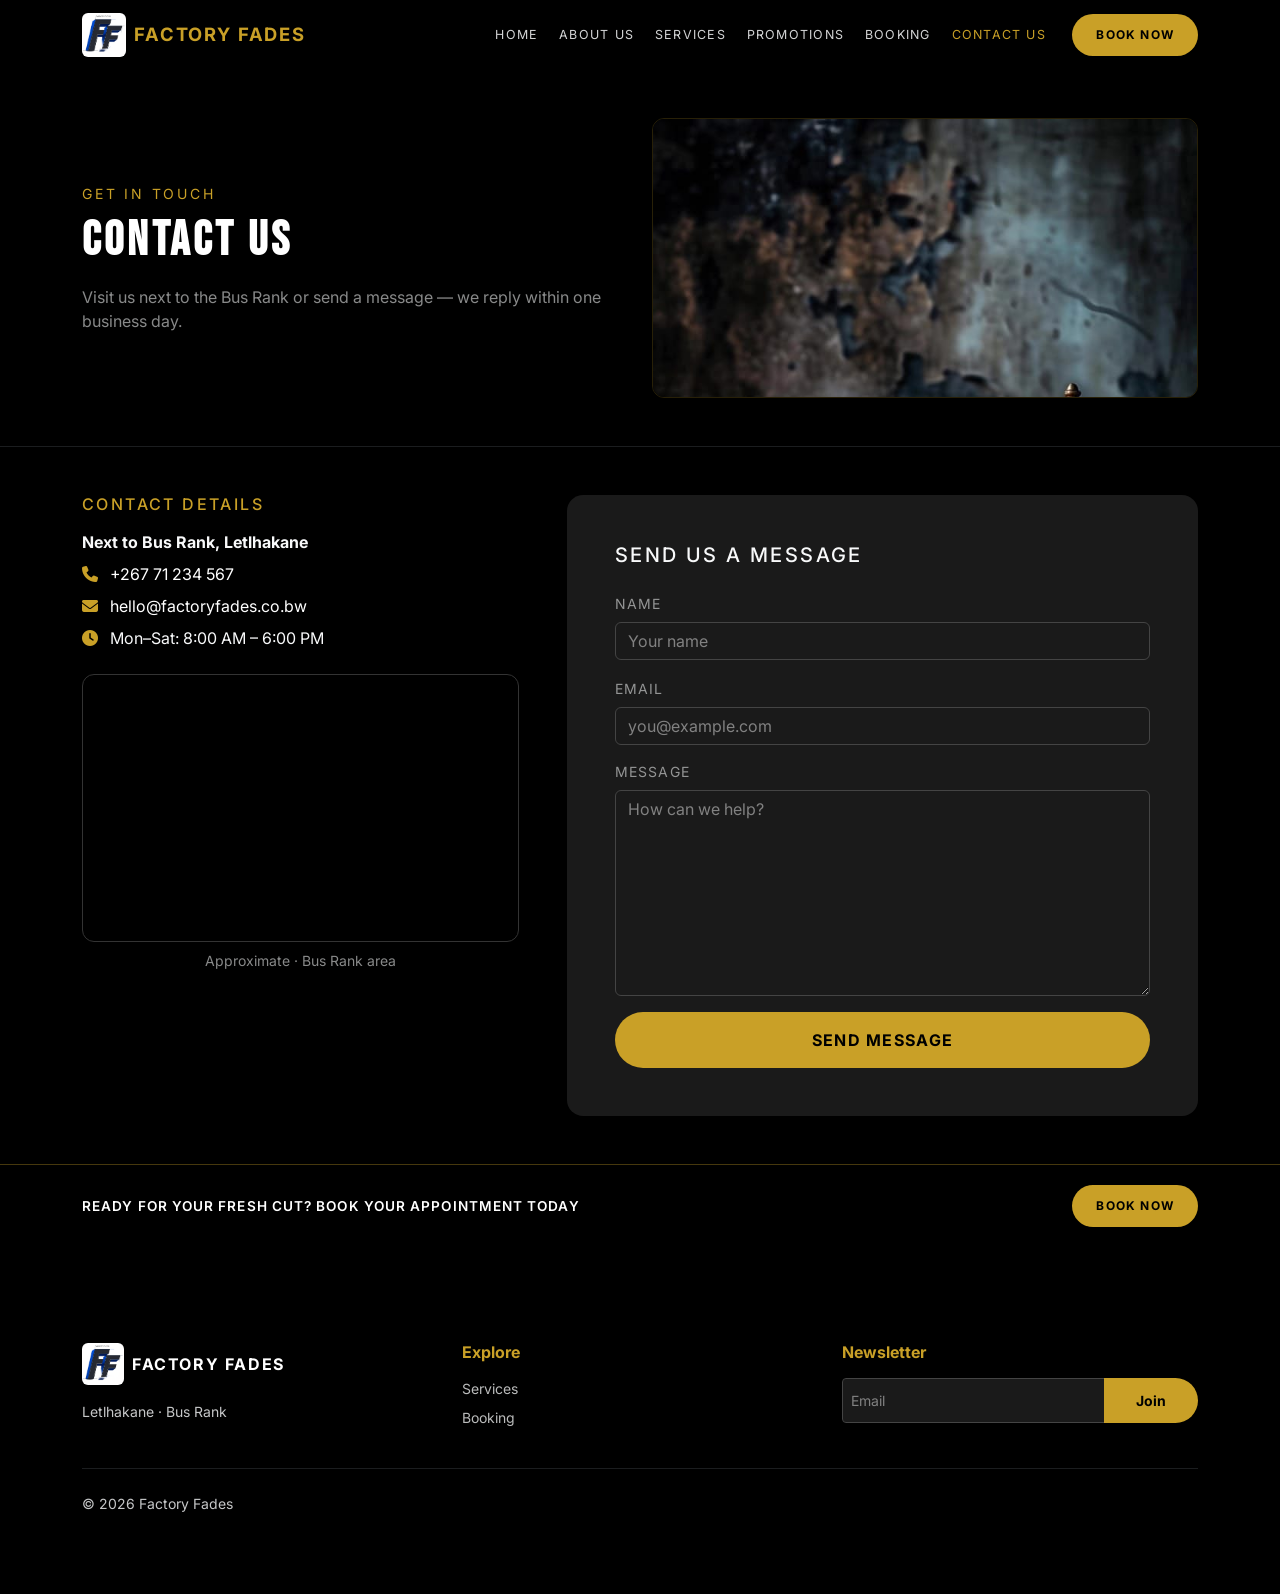
<file: Factory Fades/contact.html>
<!DOCTYPE html>
<html lang="en">
<head>
    <meta charset="UTF-8">
    <meta name="viewport" content="width=device-width, initial-scale=1.0">
    <title>Contact Us | Factory Fades</title>
    <link rel="preconnect" href="https://fonts.googleapis.com">
    <link rel="preconnect" href="https://fonts.gstatic.com" crossorigin>
    <link href="https://fonts.googleapis.com/css2?family=Bebas+Neue&family=Inter:wght@400;500;600;700&display=swap" rel="stylesheet">
    <link href="https://cdn.jsdelivr.net/npm/bootstrap@5.3.3/dist/css/bootstrap.min.css" rel="stylesheet">
    <link rel="stylesheet" href="https://cdnjs.cloudflare.com/ajax/libs/font-awesome/6.5.1/css/all.min.css">
    <link rel="stylesheet" href="style.css">
    <link rel="icon" href="images/FACTORY%20FADES%20LOGO.png" type="image/png">
</head>
<body>
    <nav class="navbar navbar-expand-lg navbar-dark sticky-top nav-uppercase">
        <div class="container">
            <a class="navbar-brand d-flex align-items-center" href="index.html">
                <img src="images/FACTORY%20FADES%20LOGO.png" alt="Factory Fades Logo" width="44" height="44" class="rounded-2">
                <span class="ms-2 d-none d-sm-inline fw-bold" style="letter-spacing: 0.1em;">FACTORY FADES</span>
            </a>
            <button class="navbar-toggler" type="button" data-bs-toggle="collapse" data-bs-target="#navbarNav" aria-controls="navbarNav" aria-expanded="false" aria-label="Toggle navigation">
                <span class="navbar-toggler-icon"></span>
            </button>
            <div class="collapse navbar-collapse" id="navbarNav">
                <ul class="navbar-nav ms-auto">
                    <li class="nav-item"><a class="nav-link" href="index.html">Home</a></li>
                    <li class="nav-item"><a class="nav-link" href="about.html">About Us</a></li>
                    <li class="nav-item"><a class="nav-link" href="services.html">Services</a></li>
                    <li class="nav-item"><a class="nav-link" href="promotions.html">Promotions</a></li>
                    <li class="nav-item"><a class="nav-link" href="booking.html">Booking</a></li>
                    <li class="nav-item"><a class="nav-link active" href="contact.html">Contact Us</a></li>
                </ul>
                <div class="ms-lg-3 mt-3 mt-lg-0">
                    <a href="booking.html" class="btn btn-gold btn-sm px-4 text-uppercase fw-bold" style="letter-spacing: 0.1em; font-size: 0.75rem;">Book Now</a>
                </div>
            </div>
        </div>
    </nav>

    <section class="py-4 py-lg-5 border-bottom border-secondary border-opacity-25">
        <div class="container">
            <div class="row align-items-center g-4">
                <div class="col-lg-6">
                    <p class="small text-gold text-uppercase mb-2" style="letter-spacing: 0.2em;">Get in touch</p>
                    <h1 class="text-white mb-3" style="font-family: 'Bebas Neue', sans-serif; font-size: clamp(2.25rem, 5vw, 3rem); letter-spacing: 0.08em;">Contact us</h1>
                    <p class="text-muted mb-0">Visit us next to the Bus Rank or send a message — we reply within one business day.</p>
                </div>
                <div class="col-lg-6">
                    <div class="contact-hero-img">
                        <img src="images/contact image.jpg" alt="Factory Fades shop" width="500" height="400" loading="lazy">
                    </div>
                </div>
            </div>
        </div>
    </section>

    <section class="py-5">
        <div class="container">
            <div class="row g-4 g-lg-5">
                <div class="col-lg-5">
                    <div class="mb-4">
                        <h2 class="h6 text-uppercase text-gold mb-3" style="letter-spacing: 0.15em;">Contact details</h2>
                        <p class="mb-2"><strong>Next to Bus Rank, Letlhakane</strong></p>
                        <p class="mb-2"><i class="fas fa-phone text-gold me-2"></i> <a href="tel:+26771234567" class="text-white text-decoration-none">+267 71 234 567</a></p>
                        <p class="mb-2"><i class="fas fa-envelope text-gold me-2"></i> <a href="mailto:hello@factoryfades.co.bw" class="text-white text-decoration-none">hello@factoryfades.co.bw</a></p>
                        <p class="mb-0"><i class="fas fa-clock text-gold me-2"></i> Mon–Sat: 8:00 AM – 6:00 PM</p>
                    </div>
                    <div class="map-embed-clean">
                        <iframe src="https://www.google.com/maps/embed?pb=!1m18!1m12!1m3!1d3624.789!2d25.5959!3d-21.4208!2m3!1f0!2f0!3f0!3m2!1i1024!2i768!4f13.1!3m3!1m2!1s0x1e52df4f3f3f3f3d%3A0x1234567890!2sLetlhakane!5e0!3m2!1sen!2sbw!4v1234567890" width="100%" height="260" style="border:0;" allowfullscreen="" loading="lazy" title="Map · Letlhakane Bus Rank area (approximate)"></iframe>
                    </div>
                    <p class="small text-muted text-center mt-2 mb-0">Approximate · Bus Rank area</p>
                </div>
                <div class="col-lg-7">
                    <div class="card border-0 service-card h-100">
                        <div class="card-body p-4 p-md-5 d-flex flex-column" style="min-height: 480px;">
                            <h2 class="h5 text-uppercase mb-4" style="letter-spacing: 0.12em;">Send us a message</h2>
                            <form id="contactForm" class="d-flex flex-column flex-grow-1">
                                <div class="mb-3">
                                    <label class="form-label small text-uppercase text-muted" for="contactName" style="letter-spacing: 0.08em;">Name</label>
                                    <input type="text" class="form-control" id="contactName" name="name" placeholder="Your name" required>
                                </div>
                                <div class="mb-3">
                                    <label class="form-label small text-uppercase text-muted" for="contactEmail" style="letter-spacing: 0.08em;">Email</label>
                                    <input type="email" class="form-control" id="contactEmail" name="email" placeholder="you@example.com" required>
                                </div>
                                <div class="mb-3 flex-grow-1 d-flex flex-column">
                                    <label class="form-label small text-uppercase text-muted" for="contactMessage" style="letter-spacing: 0.08em;">Message</label>
                                    <textarea class="form-control flex-grow-1" id="contactMessage" name="message" rows="8" placeholder="How can we help?" required></textarea>
                                </div>
                                <button type="submit" class="btn btn-gold w-100 py-3 fw-bold text-uppercase mt-auto" style="letter-spacing: 0.08em;">Send message</button>
                            </form>
                        </div>
                    </div>
                </div>
            </div>
        </div>
    </section>

    <div class="cta-strip">
        <div class="container cta-inner">
            <p class="text-white">Ready for your fresh cut? Book your appointment today</p>
            <a href="booking.html" class="btn btn-gold btn-sm px-4 text-uppercase fw-bold" style="letter-spacing: 0.1em; font-size: 0.75rem;">Book Now</a>
        </div>
    </div>

    <footer>
        <div class="container py-5">
            <div class="row g-4">
                <div class="col-lg-4">
                    <div class="d-flex align-items-center mb-3">
                        <img src="images/FACTORY%20FADES%20LOGO.png" alt="Logo" width="42" height="42" class="rounded-2 me-2">
                        <span class="fw-bold text-white" style="letter-spacing: 0.1em;">FACTORY FADES</span>
                    </div>
                    <p class="small">Letlhakane · Bus Rank</p>
                </div>
                <div class="col-lg-4 col-md-6">
                    <h5>Explore</h5>
                    <ul class="list-unstyled small">
                        <li class="mb-2"><a href="services.html">Services</a></li>
                        <li class="mb-2"><a href="booking.html">Booking</a></li>
                    </ul>
                </div>
                <div class="col-lg-4 col-md-6">
                    <h5>Newsletter</h5>
                    <div class="input-group">
                        <input type="email" class="form-control form-control-sm" placeholder="Email" aria-label="Newsletter email">
                        <button class="btn btn-gold btn-sm" type="button">Join</button>
                    </div>
                </div>
            </div>
            <hr class="my-4 border-secondary">
            <div class="row align-items-center">
                <div class="col-md-6 text-center text-md-start small">&copy; 2026 Factory Fades</div>
                <div class="col-md-6 text-center text-md-end small mt-2 mt-md-0">
                </div>
            </div>
        </div>
    </footer>

    <button type="button" id="scrollTopBtn" class="scroll-top-btn" title="Back to top" aria-label="Back to top"><i class="fas fa-arrow-up" aria-hidden="true"></i></button>

    <script src="https://cdn.jsdelivr.net/npm/bootstrap@5.3.3/dist/js/bootstrap.bundle.min.js"></script>
    <script src="script.js"></script>
</body>
</html>
</file>
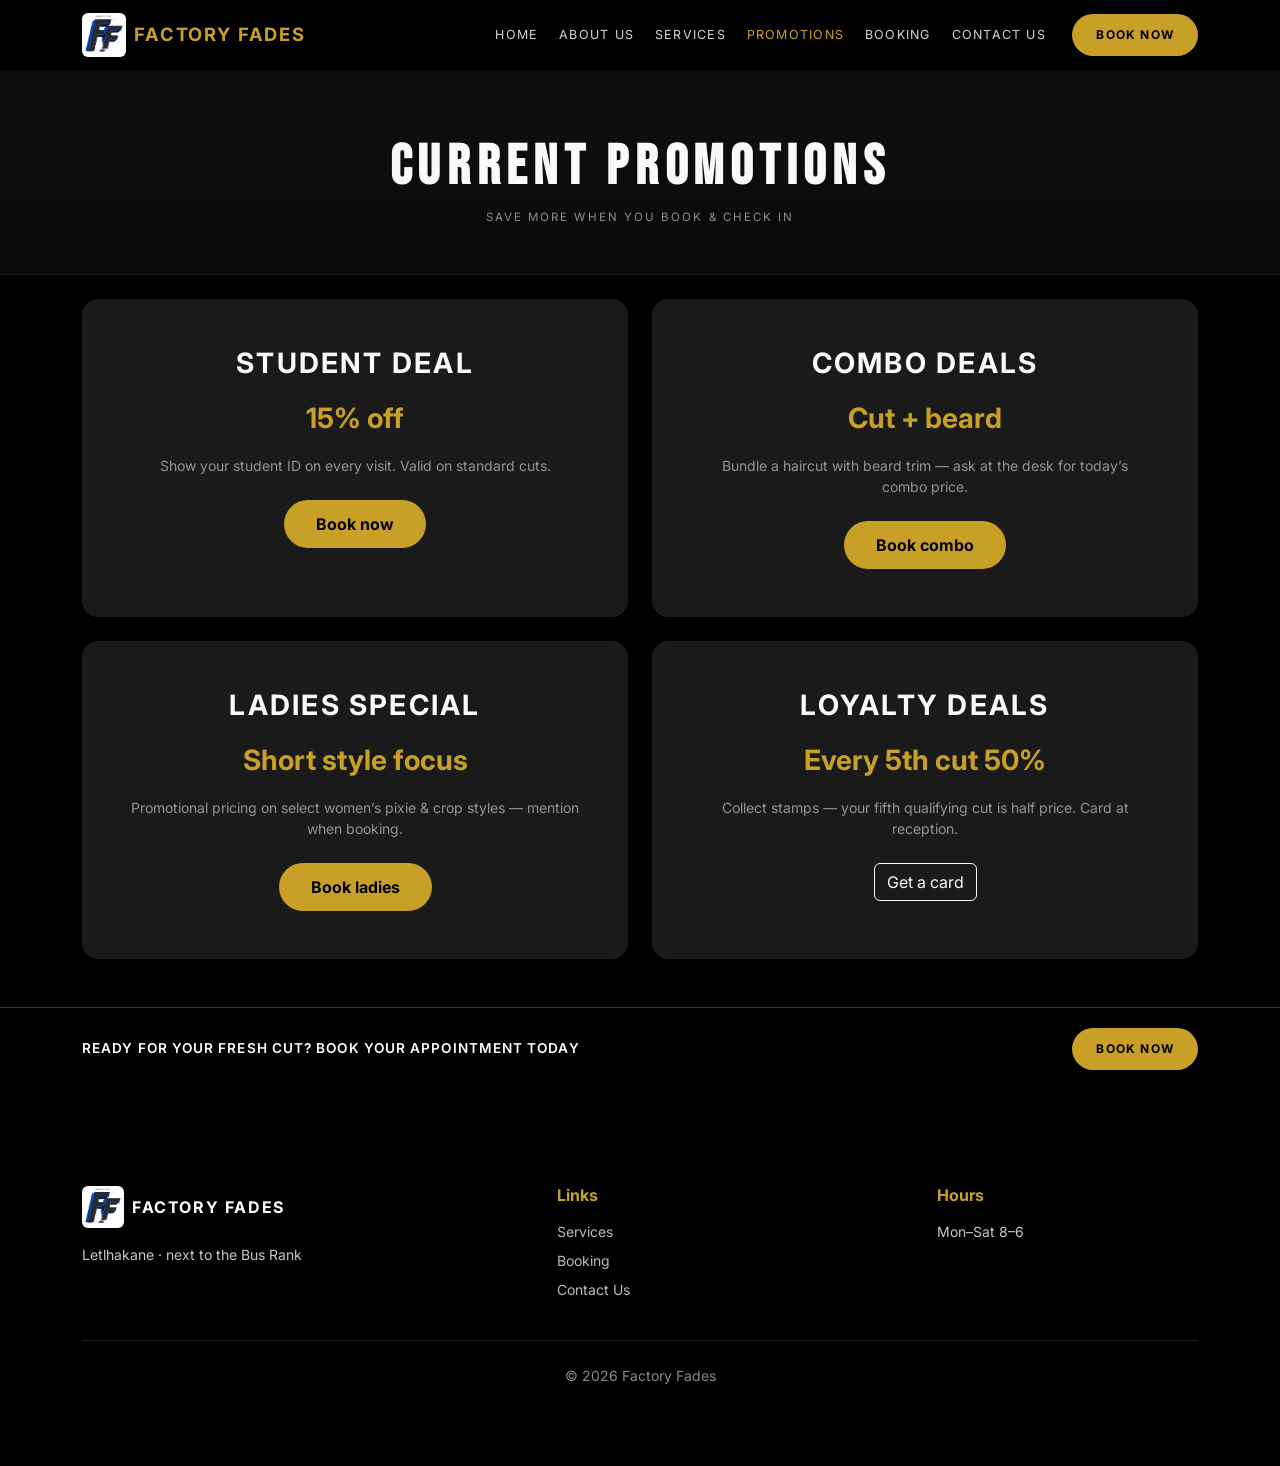
<file: Factory Fades/promotions.html>
<!DOCTYPE html>
<html lang="en">
<head>
    <meta charset="UTF-8">
    <meta name="viewport" content="width=device-width, initial-scale=1.0">
    <title>Promotions | Factory Fades</title>
    <link rel="preconnect" href="https://fonts.googleapis.com">
    <link rel="preconnect" href="https://fonts.gstatic.com" crossorigin>
    <link href="https://fonts.googleapis.com/css2?family=Bebas+Neue&family=Inter:wght@400;500;600;700&display=swap" rel="stylesheet">
    <link href="https://cdn.jsdelivr.net/npm/bootstrap@5.3.3/dist/css/bootstrap.min.css" rel="stylesheet">
    <link rel="stylesheet" href="https://cdnjs.cloudflare.com/ajax/libs/font-awesome/6.5.1/css/all.min.css">
    <link rel="stylesheet" href="style.css">
    <link rel="icon" href="images/FACTORY%20FADES%20LOGO.png" type="image/png">
</head>
<body>
    <nav class="navbar navbar-expand-lg navbar-dark sticky-top nav-uppercase">
        <div class="container">
            <a class="navbar-brand d-flex align-items-center" href="index.html">
                <img src="images/FACTORY%20FADES%20LOGO.png" alt="Factory Fades Logo" width="44" height="44" class="rounded-2">
                <span class="ms-2 d-none d-sm-inline fw-bold" style="letter-spacing: 0.1em;">FACTORY FADES</span>
            </a>
            <button class="navbar-toggler" type="button" data-bs-toggle="collapse" data-bs-target="#navbarNav">
                <span class="navbar-toggler-icon"></span>
            </button>
            <div class="collapse navbar-collapse" id="navbarNav">
                <ul class="navbar-nav ms-auto">
                    <li class="nav-item"><a class="nav-link" href="index.html">Home</a></li>
                    <li class="nav-item"><a class="nav-link" href="about.html">About Us</a></li>
                    <li class="nav-item"><a class="nav-link" href="services.html">Services</a></li>
                    <li class="nav-item"><a class="nav-link active" href="promotions.html">Promotions</a></li>
                    <li class="nav-item"><a class="nav-link" href="booking.html">Booking</a></li>
                    <li class="nav-item"><a class="nav-link" href="contact.html">Contact Us</a></li>
                </ul>
                <div class="ms-lg-3 mt-3 mt-lg-0">
                    <a href="booking.html" class="btn btn-gold btn-sm px-4 text-uppercase fw-bold" style="letter-spacing: 0.1em; font-size: 0.75rem;">Book Now</a>
                </div>
            </div>
        </div>
    </nav>

    <div class="page-intro text-center text-white">
        <div class="container py-3">
            <h1 class="mb-2" style="font-family: 'Bebas Neue', sans-serif; letter-spacing: 0.12em;">CURRENT PROMOTIONS</h1>
            <p class="text-muted text-uppercase mb-0" style="letter-spacing: 0.18em; font-size: 0.72rem;">Save more when you book &amp; check in</p>
        </div>
    </div>

    <section class="pt-4 pb-5">
        <div class="container">
            <div class="row g-4">
                <div class="col-md-6">
                    <div class="promo-card card h-100 border-0">
                        <div class="card-body p-5 text-center">
                            <h3 class="fw-bold text-uppercase mb-3" style="letter-spacing: 0.08em;">Student deal</h3>
                            <p class="text-gold fs-3 fw-bold mb-3">15% off</p>
                            <p class="text-muted small mb-4">Show your student ID on every visit. Valid on standard cuts.</p>
                            <a href="booking.html" class="btn btn-gold">Book now</a>
                        </div>
                    </div>
                </div>
                <div class="col-md-6">
                    <div class="promo-card card h-100 border-0">
                        <div class="card-body p-5 text-center">
                            <h3 class="fw-bold text-uppercase mb-3" style="letter-spacing: 0.08em;">Combo deals</h3>
                            <p class="text-gold fs-3 fw-bold mb-3">Cut + beard</p>
                            <p class="text-muted small mb-4">Bundle a haircut with beard trim — ask at the desk for today’s combo price.</p>
                            <a href="booking.html" class="btn btn-gold">Book combo</a>
                        </div>
                    </div>
                </div>
                <div class="col-md-6">
                    <div class="promo-card card h-100 border-0">
                        <div class="card-body p-5 text-center">
                            <h3 class="fw-bold text-uppercase mb-3" style="letter-spacing: 0.08em;">Ladies special</h3>
                            <p class="text-gold fs-3 fw-bold mb-3">Short style focus</p>
                            <p class="text-muted small mb-4">Promotional pricing on select women’s pixie &amp; crop styles — mention when booking.</p>
                            <a href="booking.html" class="btn btn-gold">Book ladies</a>
                        </div>
                    </div>
                </div>
                <div class="col-md-6">
                    <div class="promo-card card h-100 border-0">
                        <div class="card-body p-5 text-center">
                            <h3 class="fw-bold text-uppercase mb-3" style="letter-spacing: 0.08em;">Loyalty deals</h3>
                            <p class="text-gold fs-3 fw-bold mb-3">Every 5th cut 50%</p>
                            <p class="text-muted small mb-4">Collect stamps — your fifth qualifying cut is half price. Card at reception.</p>
                            <a href="contact.html" class="btn btn-outline-light">Get a card</a>
                        </div>
                    </div>
                </div>
            </div>
        </div>
    </section>

    <div class="cta-strip">
        <div class="container cta-inner">
            <p class="text-white">Ready for your fresh cut? Book your appointment today</p>
            <a href="booking.html" class="btn btn-gold btn-sm px-4 text-uppercase fw-bold" style="letter-spacing: 0.1em; font-size: 0.75rem;">Book Now</a>
        </div>
    </div>

    <footer>
        <div class="container py-5">
            <div class="row g-4">
                <div class="col-lg-5">
                    <div class="d-flex align-items-center mb-3">
                        <img src="images/FACTORY%20FADES%20LOGO.png" alt="Logo" width="42" height="42" class="me-2 rounded-2">
                        <span class="fw-bold text-white" style="letter-spacing: 0.1em;">FACTORY FADES</span>
                    </div>
                    <p class="small mb-0">Letlhakane · next to the Bus Rank</p>
                </div>
                <div class="col-lg-4 col-md-6">
                    <h5>Links</h5>
                    <ul class="list-unstyled small">
                        <li class="mb-2"><a href="services.html">Services</a></li>
                        <li class="mb-2"><a href="booking.html">Booking</a></li>
                        <li class="mb-2"><a href="contact.html">Contact Us</a></li>
                    </ul>
                </div>
                <div class="col-lg-3 col-md-6">
                    <h5>Hours</h5>
                    <p class="small mb-0">Mon–Sat 8–6</p>
                </div>
            </div>
            <hr class="my-4 border-secondary">
            <p class="small text-center text-muted mb-0">&copy; 2026 Factory Fades</p>
        </div>
    </footer>

    <button type="button" id="scrollTopBtn" class="scroll-top-btn" title="Back to top" aria-label="Back to top"><i class="fas fa-arrow-up" aria-hidden="true"></i></button>

    <script src="https://cdn.jsdelivr.net/npm/bootstrap@5.3.3/dist/js/bootstrap.bundle.min.js"></script>
    <script src="script.js"></script>
</body>
</html>
</file>
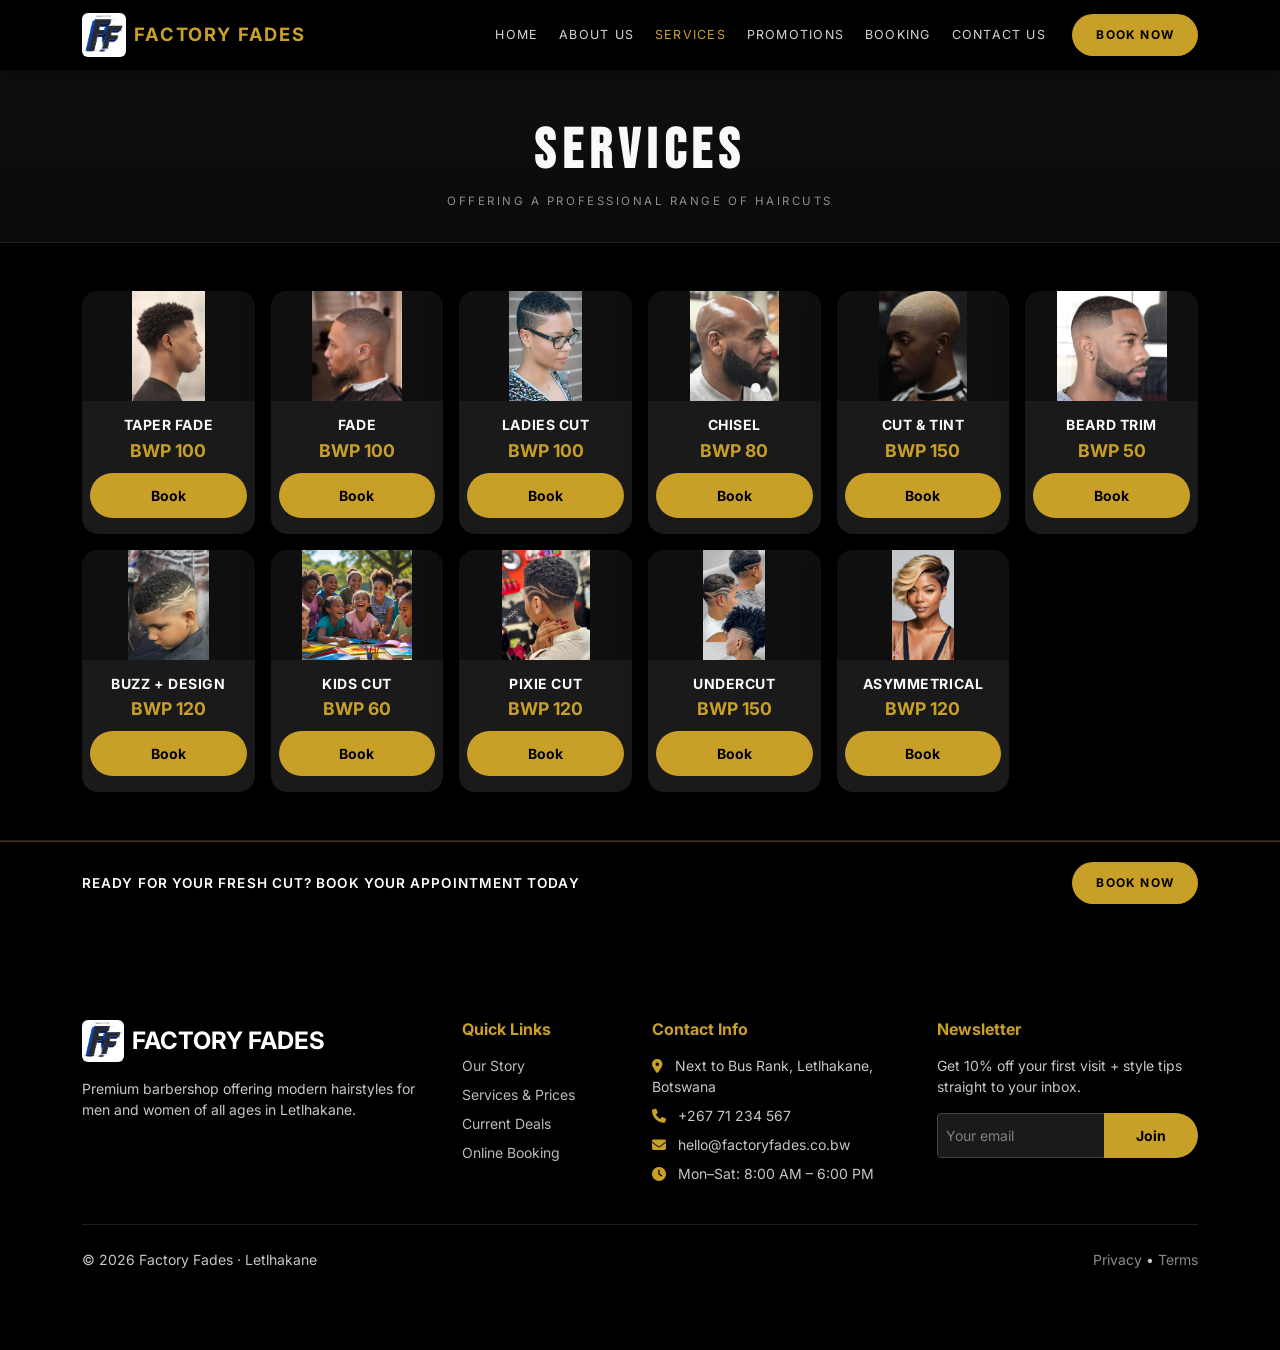
<file: Factory Fades/services.html>
<!DOCTYPE html>
<html lang="en">
<head>
    <meta charset="UTF-8">
    <meta name="viewport" content="width=device-width, initial-scale=1.0">
    <title>Services &amp; Prices | Factory Fades</title>
    <link rel="preconnect" href="https://fonts.googleapis.com">
    <link rel="preconnect" href="https://fonts.gstatic.com" crossorigin>
    <link href="https://fonts.googleapis.com/css2?family=Bebas+Neue&family=Inter:wght@400;500;600;700&display=swap" rel="stylesheet">
    <link href="https://cdn.jsdelivr.net/npm/bootstrap@5.3.3/dist/css/bootstrap.min.css" rel="stylesheet">
    <link rel="stylesheet" href="https://cdnjs.cloudflare.com/ajax/libs/font-awesome/6.5.1/css/all.min.css">
    <link rel="stylesheet" href="style.css">
    <link rel="icon" href="images/FACTORY%20FADES%20LOGO.png" type="image/png">
</head>
<body>
    <nav class="navbar navbar-expand-lg navbar-dark sticky-top nav-uppercase">
        <div class="container">
            <a class="navbar-brand d-flex align-items-center" href="index.html">
                <img src="images/FACTORY%20FADES%20LOGO.png" alt="Factory Fades Logo" width="44" height="44" class="rounded-2">
                <span class="ms-2 d-none d-sm-inline fw-bold" style="letter-spacing: 0.1em;">FACTORY FADES</span>
            </a>
            <button class="navbar-toggler" type="button" data-bs-toggle="collapse" data-bs-target="#navbarNav">
                <span class="navbar-toggler-icon"></span>
            </button>
            <div class="collapse navbar-collapse" id="navbarNav">
                <ul class="navbar-nav ms-auto">
                    <li class="nav-item"><a class="nav-link" href="index.html">Home</a></li>
                    <li class="nav-item"><a class="nav-link" href="about.html">About Us</a></li>
                    <li class="nav-item"><a class="nav-link active" href="services.html">Services</a></li>
                    <li class="nav-item"><a class="nav-link" href="promotions.html">Promotions</a></li>
                    <li class="nav-item"><a class="nav-link" href="booking.html">Booking</a></li>
                    <li class="nav-item"><a class="nav-link" href="contact.html">Contact Us</a></li>
                </ul>
                <div class="ms-lg-3 mt-3 mt-lg-0">
                    <a href="booking.html" class="btn btn-gold btn-sm px-4 text-uppercase fw-bold" style="letter-spacing: 0.1em; font-size: 0.75rem;">Book Now</a>
                </div>
            </div>
        </div>
    </nav>

    <div class="page-intro text-center text-white">
        <div class="container">
            <h1 class="mb-2" style="font-family: 'Bebas Neue', sans-serif; letter-spacing: 0.12em;">SERVICES</h1>
            <p class="text-muted text-uppercase mb-0" style="letter-spacing: 0.22em; font-size: 0.72rem;">Offering a professional range of haircuts</p>
        </div>
    </div>

    <section class="py-5 border-bottom border-secondary border-opacity-25">
        <div class="container">
            <div class="row g-3 quick-services-row">
                <div class="col-6 col-md-4 col-lg-2">
                    <div class="service-card card h-100 text-center overflow-hidden">
                        <img src="images/taper.jpg.jpg" class="card-img-top" alt="Taper fade haircut" width="280" height="240">
                        <div class="card-body py-3 px-2">
                            <h6 class="small fw-bold text-uppercase mb-1" style="letter-spacing: 0.04em;">Taper fade</h6>
                            <span class="price d-block small">BWP 100</span>
                            <a href="booking.html?service=textured-crop" class="btn btn-sm btn-gold mt-2 w-100">Book</a>
                        </div>
                    </div>
                </div>
                <div class="col-6 col-md-4 col-lg-2">
                    <div class="service-card card h-100 text-center overflow-hidden">
                        <img src="images/skin-fade.jpg.jpg" class="card-img-top" alt="Skin fade haircut" width="280" height="240">
                        <div class="card-body py-3 px-2">
                            <h6 class="small fw-bold text-uppercase mb-1" style="letter-spacing: 0.04em;">Fade</h6>
                            <span class="price d-block small">BWP 100</span>
                            <a href="booking.html?service=high-fade" class="btn btn-sm btn-gold mt-2 w-100">Book</a>
                        </div>
                    </div>
                </div>
                <div class="col-6 col-md-4 col-lg-2">
                    <div class="service-card card h-100 text-center overflow-hidden">
                        <img src="images/ladies.jpg.jpg" class="card-img-top" alt="Ladies cut hairstyle" width="280" height="240">
                        <div class="card-body py-3 px-2">
                            <h6 class="small fw-bold text-uppercase mb-1" style="letter-spacing: 0.04em;">Ladies cut</h6>
                            <span class="price d-block small">BWP 100</span>
                            <a href="booking.html?service=short-bob" class="btn btn-sm btn-gold mt-2 w-100">Book</a>
                        </div>
                    </div>
                </div>
                <div class="col-6 col-md-4 col-lg-2">
                    <div class="service-card card h-100 text-center overflow-hidden">
                        <img src="images/BALD.jpg" class="card-img-top" alt="Chisel fade cut" width="280" height="240">
                        <div class="card-body py-3 px-2">
                            <h6 class="small fw-bold text-uppercase mb-1" style="letter-spacing: 0.04em;">Chisel</h6>
                            <span class="price d-block small">BWP 80</span>
                            <a href="booking.html?service=pompadour" class="btn btn-sm btn-gold mt-2 w-100">Book</a>
                        </div>
                    </div>
                </div>
                <div class="col-6 col-md-4 col-lg-2">
                    <div class="service-card card h-100 text-center overflow-hidden">
                        <img src="images/Redirecting___.jpg" class="card-img-top" alt="Cut and tint service" width="280" height="240">
                        <div class="card-body py-3 px-2">
                            <h6 class="small fw-bold text-uppercase mb-1" style="letter-spacing: 0.04em;">Cut &amp; tint</h6>
                            <span class="price d-block small">BWP 150</span>
                            <a href="booking.html" class="btn btn-sm btn-gold mt-2 w-100">Book</a>
                        </div>
                    </div>
                </div>
                <div class="col-6 col-md-4 col-lg-2">
                    <div class="service-card card h-100 text-center overflow-hidden">
                        <img src="images/BEARD SHAVE.jpg" class="card-img-top" alt="Beard trim and shave" width="280" height="240">
                        <div class="card-body py-3 px-2">
                            <h6 class="small fw-bold text-uppercase mb-1" style="letter-spacing: 0.04em;">Beard trim</h6>
                            <span class="price d-block small">BWP 50</span>
                            <a href="booking.html?service=beard-trim" class="btn btn-sm btn-gold mt-2 w-100">Book</a>
                        </div>
                    </div>
                </div>

                <div class="col-6 col-md-4 col-lg-2">
                    <div class="service-card card h-100 text-center overflow-hidden">
                        <img src="images/buzz.jpg" class="card-img-top" alt="Buzz cut with design" width="280" height="240">
                        <div class="card-body py-3 px-2">
                            <h6 class="small fw-bold text-uppercase mb-1" style="letter-spacing: 0.04em;">Buzz + design</h6>
                            <span class="price d-block small">BWP 120</span>
                            <a href="booking.html?service=buzz-cut" class="btn btn-sm btn-gold mt-2 w-100">Book</a>
                        </div>
                    </div>
                </div>

                <div class="col-6 col-md-4 col-lg-2">
                    <div class="service-card card h-100 text-center overflow-hidden">
                        <img src="images/kids.jpg" class="card-img-top" alt="Kids haircut" width="280" height="240">
                        <div class="card-body py-3 px-2">
                            <h6 class="small fw-bold text-uppercase mb-1" style="letter-spacing: 0.04em;">Kids cut</h6>
                            <span class="price d-block small">BWP 60</span>
                            <a href="booking.html?service=kids-cut" class="btn btn-sm btn-gold mt-2 w-100">Book</a>
                        </div>
                    </div>
                </div>

                <div class="col-6 col-md-4 col-lg-2">
                    <div class="service-card card h-100 text-center overflow-hidden">
                        <img src="images/pixie.jpg" class="card-img-top" alt="Pixie cut hairstyle" width="280" height="240">
                        <div class="card-body py-3 px-2">
                            <h6 class="small fw-bold text-uppercase mb-1" style="letter-spacing: 0.04em;">Pixie cut</h6>
                            <span class="price d-block small">BWP 120</span>
                            <a href="booking.html?service=pixie-cut" class="btn btn-sm btn-gold mt-2 w-100">Book</a>
                        </div>
                    </div>
                </div>

                <div class="col-6 col-md-4 col-lg-2">
                    <div class="service-card card h-100 text-center overflow-hidden">
                        <img src="images/undercut.jpg" class="card-img-top" alt="Undercut with design" width="280" height="240">
                        <div class="card-body py-3 px-2">
                            <h6 class="small fw-bold text-uppercase mb-1" style="letter-spacing: 0.04em;">Undercut</h6>
                            <span class="price d-block small">BWP 150</span>
                            <a href="booking.html?service=undercut" class="btn btn-sm btn-gold mt-2 w-100">Book</a>
                        </div>
                    </div>
                </div>

                <div class="col-6 col-md-4 col-lg-2">
                    <div class="service-card card h-100 text-center overflow-hidden">
                        <img src="images/assymetrical.jpg" class="card-img-top" alt="Asymmetrical crop cut" width="280" height="240">
                        <div class="card-body py-3 px-2">
                            <h6 class="small fw-bold text-uppercase mb-1" style="letter-spacing: 0.04em;">Asymmetrical</h6>
                            <span class="price d-block small">BWP 120</span>
                            <a href="booking.html?service=asymmetrical" class="btn btn-sm btn-gold mt-2 w-100">Book</a>
                        </div>
                    </div>
                </div>
            </div>
        </div>
    </section>

    <div class="cta-strip">
        <div class="container cta-inner">
            <p class="text-white">Ready for your fresh cut? Book your appointment today</p>
            <a href="booking.html" class="btn btn-gold btn-sm px-4 text-uppercase fw-bold" style="letter-spacing: 0.1em; font-size: 0.75rem;">Book Now</a>
        </div>
    </div>

    <footer>
        <div class="container py-5">
            <div class="row g-4">
                <div class="col-lg-4">
                    <div class="d-flex align-items-center mb-3">
                        <img src="images/FACTORY%20FADES%20LOGO.png" alt="Logo" width="42" height="42" class="me-2 rounded-2">
                        <span class="fw-bold text-white fs-4">FACTORY FADES</span>
                    </div>
                    <p class="small">Premium barbershop offering modern hairstyles for men and women of all ages in Letlhakane.</p>
                </div>
                
                <div class="col-lg-2 col-md-4">
                    <h5>Quick Links</h5>
                    <ul class="list-unstyled small">
                        <li class="mb-2"><a href="about.html">Our Story</a></li>
                        <li class="mb-2"><a href="services.html">Services &amp; Prices</a></li>
                        <li class="mb-2"><a href="promotions.html">Current Deals</a></li>
                        <li class="mb-2"><a href="booking.html">Online Booking</a></li>
                    </ul>
                </div>
                
                <div class="col-lg-3 col-md-4">
                    <h5>Contact Info</h5>
                    <ul class="list-unstyled small">
                        <li class="mb-2"><i class="fas fa-map-marker-alt me-2 text-gold"></i> Next to Bus Rank, Letlhakane, Botswana</li>
                        <li class="mb-2"><i class="fas fa-phone me-2 text-gold"></i> +267 71 234 567</li>
                        <li class="mb-2"><i class="fas fa-envelope me-2 text-gold"></i> hello@factoryfades.co.bw</li>
                        <li><i class="fas fa-clock me-2 text-gold"></i> Mon–Sat: 8:00 AM – 6:00 PM</li>
                    </ul>
                </div>
                
                <div class="col-lg-3 col-md-4">
                    <h5>Newsletter</h5>
                    <p class="small">Get 10% off your first visit + style tips straight to your inbox.</p>
                    <div class="input-group">
                        <input type="email" class="form-control form-control-sm" placeholder="Your email">
                        <button class="btn btn-gold btn-sm" type="button">Join</button>
                    </div>
                </div>
            </div>
            
            <hr class="my-4 border-secondary">
            
            <div class="row align-items-center">
                <div class="col-md-6 text-center text-md-start small">
                    &copy; 2026 Factory Fades · Letlhakane
                </div>
                <div class="col-md-6 text-center text-md-end small mt-2 mt-md-0">
                    <a href="#" class="text-decoration-none text-muted">Privacy</a> • 
                    <a href="#" class="text-decoration-none text-muted">Terms</a>
                </div>
            </div>
        </div>
    </footer>

    <button type="button" id="scrollTopBtn" class="scroll-top-btn" title="Back to top" aria-label="Back to top"><i class="fas fa-arrow-up" aria-hidden="true"></i></button>

    <script src="https://cdn.jsdelivr.net/npm/bootstrap@5.3.3/dist/js/bootstrap.bundle.min.js"></script>
    <script src="script.js"></script>
</body>
</html>
</file>
<file: style.css>
/* Factory Fades - Premium Black Theme */
:root {
  --gold: #C9A027;
  --black: #000000;
  --dark: #0F0F0F;
  --charcoal: #1A1A1A;
  --text: #F8F9FA;
}

body {
  font-family: 'Inter', 'Segoe UI', system-ui, -apple-system, sans-serif;
  background-color: var(--black) !important;
  color: var(--text);
}

.hero-display {
  font-family: 'Bebas Neue', 'Impact', sans-serif;
  letter-spacing: 0.02em;
  line-height: 0.95;
  font-size: clamp(2.75rem, 8vw, 4.25rem);
  font-weight: 400;
  text-transform: uppercase;
}

h1, h2, h3, h4, h5 {
  color: var(--text);
  font-weight: 700;
}

.bg-gold {
  background-color: var(--gold) !important;
}

.text-gold {
  color: var(--gold) !important;
}

.border-gold {
  border-color: var(--gold) !important;
}

.navbar {
  background-color: var(--black) !important;
  box-shadow: 0 4px 15px rgba(0,0,0,0.4);
}

.navbar .nav-link {
  color: rgba(248, 249, 250, 0.85) !important;
}

.navbar .nav-link:hover,
.navbar .nav-link.active {
  color: var(--gold) !important;
}

.navbar-brand {
  color: var(--gold) !important;
  font-weight: 800;
  font-size: 1.15rem;
  letter-spacing: 0.12em;
}

.nav-uppercase .nav-link {
  font-size: 0.78rem;
  letter-spacing: 0.1em;
  text-transform: uppercase;
  padding: 0.5rem 0.65rem !important;
}

.hero {
  background-size: cover;
  background-position: center;
  min-height: 650px;
  position: relative;
  display: flex;
  align-items: center;
}

.hero .container {
  position: relative;
  z-index: 2;
}

.hero::before {
  content: '';
  position: absolute;
  top: 0; left: 0; right: 0; bottom: 0;
  background: rgba(15,15,15,0.85);
  z-index: 1;
}

.hero-content {
  position: relative;
  z-index: 2;
  padding: 4rem 0;
}

/* Wireframe-style split hero (full-bleed, no dark overlay on whole section) */
.hero-split {
  min-height: auto;
  padding: 3.5rem 0 4rem;
  background: linear-gradient(180deg, #0a0a0a 0%, #080808 100%);
}

.hero-split::before {
  display: none;
}

.hero-split .hero-visual {
  border-radius: 12px;
  overflow: hidden;
  border: 1px solid rgba(201, 160, 39, 0.2);
  aspect-ratio: 4/3;
  max-height: 420px;
}

.hero-split .hero-visual img {
  width: 100%;
  height: 100%;
  object-fit: cover;
}

/* Generic responsive hero images (used on About/Booking/Contact) */
.hero-visual img {
  width: 100%;
  height: auto;
  display: block;
}

.stats-strip {
  border-top: 1px solid rgba(255,255,255,0.08);
  border-bottom: 1px solid rgba(255,255,255,0.08);
  background: #0d0d0d;
}

.stat-item {
  text-align: center;
  padding: 1.75rem 0.5rem;
}

.stat-item .num {
  font-family: 'Bebas Neue', sans-serif;
  font-size: 2rem;
  color: var(--gold);
  line-height: 1;
  letter-spacing: 0.05em;
}

.stat-item .lbl {
  font-size: 0.7rem;
  text-transform: uppercase;
  letter-spacing: 0.14em;
  color: rgba(248, 249, 250, 0.55);
  margin-top: 0.35rem;
}

.cta-strip {
  background: #000;
  border-top: 1px solid rgba(201, 160, 39, 0.35);
  padding: 1.25rem 0;
}

.cta-strip .cta-inner {
  display: flex;
  flex-wrap: wrap;
  align-items: center;
  justify-content: space-between;
  gap: 1rem;
}

.cta-strip p {
  margin: 0;
  font-size: 0.85rem;
  letter-spacing: 0.08em;
  text-transform: uppercase;
  font-weight: 600;
}

.page-intro {
  padding: 3rem 0 2rem;
  background: linear-gradient(180deg, #0f0f0f, #0a0a0a);
  border-bottom: 1px solid rgba(255,255,255,0.06);
}

.page-intro h1 {
  font-family: 'Bebas Neue', sans-serif;
  font-size: clamp(2.5rem, 6vw, 3.5rem);
  letter-spacing: 0.06em;
}

.booking-calendar-panel {
  background: var(--charcoal);
  border: 1px solid #333;
  border-radius: 12px;
  padding: 1.5rem;
  min-height: 420px;
}

.booking-calendar-panel .cal-head {
  display: flex;
  justify-content: space-between;
  align-items: center;
  margin-bottom: 1rem;
  font-weight: 600;
  font-size: 0.9rem;
}

.booking-calendar-panel .cal-grid {
  display: grid;
  grid-template-columns: repeat(7, 1fr);
  gap: 0.35rem;
  text-align: center;
  font-size: 0.75rem;
  align-items: center;
}

.booking-calendar-panel .cal-dow {
  color: rgba(248,249,250,0.45);
  padding: 0.35rem 0;
  font-size: 0.65rem;
  text-transform: uppercase;
}

.booking-calendar-panel .cal-day {
  padding: 0.5rem 0;
  border-radius: 6px;
  color: rgba(248,249,250,0.35);
}

.booking-calendar-panel .cal-day.active {
  background: var(--gold);
  color: var(--black);
  font-weight: 700;
}

.contact-hero-img {
  border-radius: 12px;
  overflow: hidden;
  border: 1px solid rgba(201, 160, 39, 0.2);
  max-height: 280px;
}

.contact-hero-img img {
  width: 100%;
  height: 100%;
  object-fit: cover;
}

.map-embed-clean {
  border-radius: 12px;
  overflow: hidden;
  border: 1px solid #333;
  min-height: 220px;
}

.service-card, .promo-card {
  background-color: var(--charcoal);
  border: none;
  border-radius: 16px;
  overflow: hidden;
  box-shadow: 0 10px 30px rgba(0,0,0,0.5);
  transition: transform 0.25s ease, box-shadow 0.25s ease;
}

.service-card .card-img-top {
  height: 220px;
  width: 100%;
  object-fit: contain; /* Avoid "zoomed" look caused by cover-cropping */
  background: #0f0f0f;
}

/* Smaller haircut thumbnails row (quick services) */
.quick-services-row .service-card .card-img-top {
  height: 110px;
  width: 100%;
  object-fit: contain; /* Avoid blur/zoom from cover-cropping */
}

.service-card:hover {
  transform: translateY(-8px);
  box-shadow: 0 20px 40px rgba(201,160,39,0.25);
}

.price {
  color: var(--gold);
  font-weight: 700;
  font-size: 1.1rem;
}

.btn-gold {
  background-color: var(--gold);
  color: var(--black);
  font-weight: 700;
  padding: 12px 32px;
  border-radius: 50px;
  border: none;
}

.btn-gold:hover {
  background-color: #B38F1F;
  color: var(--black);
  transform: translateY(-2px);
}

.btn-outline-light:hover {
  color: var(--black);
}

section.bg-light {
  background-color: #141414 !important;
}

section.bg-light h2,
section.bg-light .text-muted {
  color: var(--text) !important;
}

section.bg-light .text-muted {
  opacity: 0.75;
}

footer {
  background-color: var(--black);
  color: rgba(248, 249, 250, 0.8);
  padding: 3rem 0 2rem;
}

footer h5 {
  color: var(--gold);
  font-size: 1rem;
  margin-bottom: 1rem;
}

footer a {
  color: rgba(248, 249, 250, 0.75);
  text-decoration: none;
}

footer a:hover {
  color: var(--gold);
}

.scroll-top-btn {
  position: fixed;
  bottom: 1.5rem;
  right: 1.5rem;
  z-index: 1030;
  width: 48px;
  height: 48px;
  border-radius: 50%;
  border: none;
  background: var(--gold);
  color: var(--black);
  cursor: pointer;
  opacity: 0;
  visibility: hidden;
  transition: opacity 0.25s ease, visibility 0.25s ease, transform 0.2s ease;
  display: flex;
  align-items: center;
  justify-content: center;
  font-size: 1.1rem;
  box-shadow: 0 4px 14px rgba(0, 0, 0, 0.35);
}

.scroll-top-btn.visible {
  opacity: 1;
  visibility: visible;
}

.scroll-top-btn:hover {
  background: #B38F1F;
  color: var(--black);
  transform: translateY(-2px);
}

.form-control, .form-select {
  background-color: var(--charcoal);
  border: 1px solid #444;
  color: white;
}

.form-control::placeholder {
  color: rgba(255,255,255,0.45);
}

.form-control:focus, .form-select:focus {
  border-color: var(--gold);
  box-shadow: 0 0 0 0.25rem rgba(201,160,39,0.25);
  background-color: var(--charcoal);
  color: white;
}

.form-label {
  color: var(--text);
}

.form-check-label {
  color: rgba(248, 249, 250, 0.85);
}

.text-muted {
  color: rgba(248, 249, 250, 0.55) !important;
}

.card {
  background-color: var(--charcoal);
  color: var(--text);
}

.modal-content {
  background-color: var(--charcoal);
  color: var(--text);
}

.modal-header.bg-gold .btn-close {
  filter: invert(1);
}

.alert-light {
  background-color: #252525 !important;
  border-color: #444 !important;
  color: var(--text) !important;
}
</file>
<file: Factory Fades/style.css>
/* Factory Fades - Premium Black Theme */
:root {
  --gold: #C9A027;
  --black: #000000;
  --dark: #0F0F0F;
  --charcoal: #1A1A1A;
  --text: #F8F9FA;
}

body {
  font-family: 'Inter', 'Segoe UI', system-ui, -apple-system, sans-serif;
  background-color: var(--black) !important;
  color: var(--text);
}

.hero-display {
  font-family: 'Bebas Neue', 'Impact', sans-serif;
  letter-spacing: 0.02em;
  line-height: 0.95;
  font-size: clamp(2.75rem, 8vw, 4.25rem);
  font-weight: 400;
  text-transform: uppercase;
}

h1, h2, h3, h4, h5 {
  color: var(--text);
  font-weight: 700;
}

.bg-gold {
  background-color: var(--gold) !important;
}

.text-gold {
  color: var(--gold) !important;
}

.border-gold {
  border-color: var(--gold) !important;
}

.navbar {
  background-color: var(--black) !important;
  box-shadow: 0 4px 15px rgba(0,0,0,0.4);
}

.navbar .nav-link {
  color: rgba(248, 249, 250, 0.85) !important;
}

.navbar .nav-link:hover,
.navbar .nav-link.active {
  color: var(--gold) !important;
}

.navbar-brand {
  color: var(--gold) !important;
  font-weight: 800;
  font-size: 1.15rem;
  letter-spacing: 0.12em;
}

.nav-uppercase .nav-link {
  font-size: 0.78rem;
  letter-spacing: 0.1em;
  text-transform: uppercase;
  padding: 0.5rem 0.65rem !important;
}

.hero {
  background-size: cover;
  background-position: center;
  min-height: 650px;
  position: relative;
  display: flex;
  align-items: center;
}

.hero .container {
  position: relative;
  z-index: 2;
}

.hero::before {
  content: '';
  position: absolute;
  top: 0; left: 0; right: 0; bottom: 0;
  background: rgba(15,15,15,0.85);
  z-index: 1;
}

.hero-content {
  position: relative;
  z-index: 2;
  padding: 4rem 0;
}

/* Wireframe-style split hero (full-bleed, no dark overlay on whole section) */
.hero-split {
  min-height: auto;
  padding: 3.5rem 0 4rem;
  background: linear-gradient(180deg, #0a0a0a 0%, #080808 100%);
}

.hero-split::before {
  display: none;
}

.hero-split .hero-visual {
  border-radius: 12px;
  overflow: hidden;
  border: 1px solid rgba(201, 160, 39, 0.2);
  aspect-ratio: 4/3;
  max-height: 420px;
}

.hero-split .hero-visual img {
  width: 100%;
  height: 100%;
  object-fit: cover;
}

/* Generic responsive hero images (used on About/Booking/Contact) */
.hero-visual img {
  width: 100%;
  height: auto;
  display: block;
}

.stats-strip {
  border-top: 1px solid rgba(255,255,255,0.08);
  border-bottom: 1px solid rgba(255,255,255,0.08);
  background: #0d0d0d;
}

.stat-item {
  text-align: center;
  padding: 1.75rem 0.5rem;
}

.stat-item .num {
  font-family: 'Bebas Neue', sans-serif;
  font-size: 2rem;
  color: var(--gold);
  line-height: 1;
  letter-spacing: 0.05em;
}

.stat-item .lbl {
  font-size: 0.7rem;
  text-transform: uppercase;
  letter-spacing: 0.14em;
  color: rgba(248, 249, 250, 0.55);
  margin-top: 0.35rem;
}

.cta-strip {
  background: #000;
  border-top: 1px solid rgba(201, 160, 39, 0.35);
  padding: 1.25rem 0;
}

.cta-strip .cta-inner {
  display: flex;
  flex-wrap: wrap;
  align-items: center;
  justify-content: space-between;
  gap: 1rem;
}

.cta-strip p {
  margin: 0;
  font-size: 0.85rem;
  letter-spacing: 0.08em;
  text-transform: uppercase;
  font-weight: 600;
}

.page-intro {
  padding: 3rem 0 2rem;
  background: linear-gradient(180deg, #0f0f0f, #0a0a0a);
  border-bottom: 1px solid rgba(255,255,255,0.06);
}

.page-intro h1 {
  font-family: 'Bebas Neue', sans-serif;
  font-size: clamp(2.5rem, 6vw, 3.5rem);
  letter-spacing: 0.06em;
}

.booking-calendar-panel {
  background: var(--charcoal);
  border: 1px solid #333;
  border-radius: 12px;
  padding: 1.5rem;
  min-height: 420px;
}

.booking-calendar-panel .cal-head {
  display: flex;
  justify-content: space-between;
  align-items: center;
  margin-bottom: 1rem;
  font-weight: 600;
  font-size: 0.9rem;
}

.booking-calendar-panel .cal-grid {
  display: grid;
  grid-template-columns: repeat(7, 1fr);
  gap: 0.35rem;
  text-align: center;
  font-size: 0.75rem;
  align-items: center;
}

.booking-calendar-panel .cal-dow {
  color: rgba(248,249,250,0.45);
  padding: 0.35rem 0;
  font-size: 0.65rem;
  text-transform: uppercase;
}

.booking-calendar-panel .cal-day {
  padding: 0.5rem 0;
  border-radius: 6px;
  color: rgba(248,249,250,0.35);
}

.booking-calendar-panel .cal-day.active {
  background: var(--gold);
  color: var(--black);
  font-weight: 700;
}

.contact-hero-img {
  border-radius: 12px;
  overflow: hidden;
  border: 1px solid rgba(201, 160, 39, 0.2);
  max-height: 280px;
}

.contact-hero-img img {
  width: 100%;
  height: 100%;
  object-fit: cover;
}

.map-embed-clean {
  border-radius: 12px;
  overflow: hidden;
  border: 1px solid #333;
  min-height: 220px;
}

.service-card, .promo-card {
  background-color: var(--charcoal);
  border: none;
  border-radius: 16px;
  overflow: hidden;
  box-shadow: 0 10px 30px rgba(0,0,0,0.5);
  transition: transform 0.25s ease, box-shadow 0.25s ease;
}

.service-card .card-img-top {
  height: 220px;
  width: 100%;
  object-fit: contain; /* Avoid "zoomed" look caused by cover-cropping */
  background: #0f0f0f;
}

/* Smaller haircut thumbnails row (quick services) */
.quick-services-row .service-card .card-img-top {
  height: 110px;
  width: 100%;
  object-fit: contain; /* Avoid blur/zoom from cover-cropping */
}

.service-card:hover {
  transform: translateY(-8px);
  box-shadow: 0 20px 40px rgba(201,160,39,0.25);
}

.price {
  color: var(--gold);
  font-weight: 700;
  font-size: 1.1rem;
}

.btn-gold {
  background-color: var(--gold);
  color: var(--black);
  font-weight: 700;
  padding: 12px 32px;
  border-radius: 50px;
  border: none;
}

.btn-gold:hover {
  background-color: #B38F1F;
  color: var(--black);
  transform: translateY(-2px);
}

.btn-outline-light:hover {
  color: var(--black);
}

section.bg-light {
  background-color: #141414 !important;
}

section.bg-light h2,
section.bg-light .text-muted {
  color: var(--text) !important;
}

section.bg-light .text-muted {
  opacity: 0.75;
}

footer {
  background-color: var(--black);
  color: rgba(248, 249, 250, 0.8);
  padding: 3rem 0 2rem;
}

footer h5 {
  color: var(--gold);
  font-size: 1rem;
  margin-bottom: 1rem;
}

footer a {
  color: rgba(248, 249, 250, 0.75);
  text-decoration: none;
}

footer a:hover {
  color: var(--gold);
}

.scroll-top-btn {
  position: fixed;
  bottom: 1.5rem;
  right: 1.5rem;
  z-index: 1030;
  width: 48px;
  height: 48px;
  border-radius: 50%;
  border: none;
  background: var(--gold);
  color: var(--black);
  cursor: pointer;
  opacity: 0;
  visibility: hidden;
  transition: opacity 0.25s ease, visibility 0.25s ease, transform 0.2s ease;
  display: flex;
  align-items: center;
  justify-content: center;
  font-size: 1.1rem;
  box-shadow: 0 4px 14px rgba(0, 0, 0, 0.35);
}

.scroll-top-btn.visible {
  opacity: 1;
  visibility: visible;
}

.scroll-top-btn:hover {
  background: #B38F1F;
  color: var(--black);
  transform: translateY(-2px);
}

.form-control, .form-select {
  background-color: var(--charcoal);
  border: 1px solid #444;
  color: white;
}

.form-control::placeholder {
  color: rgba(255,255,255,0.45);
}

.form-control:focus, .form-select:focus {
  border-color: var(--gold);
  box-shadow: 0 0 0 0.25rem rgba(201,160,39,0.25);
  background-color: var(--charcoal);
  color: white;
}

.form-label {
  color: var(--text);
}

.form-check-label {
  color: rgba(248, 249, 250, 0.85);
}

.text-muted {
  color: rgba(248, 249, 250, 0.55) !important;
}

.card {
  background-color: var(--charcoal);
  color: var(--text);
}

.modal-content {
  background-color: var(--charcoal);
  color: var(--text);
}

.modal-header.bg-gold .btn-close {
  filter: invert(1);
}

.alert-light {
  background-color: #252525 !important;
  border-color: #444 !important;
  color: var(--text) !important;
}
</file>
